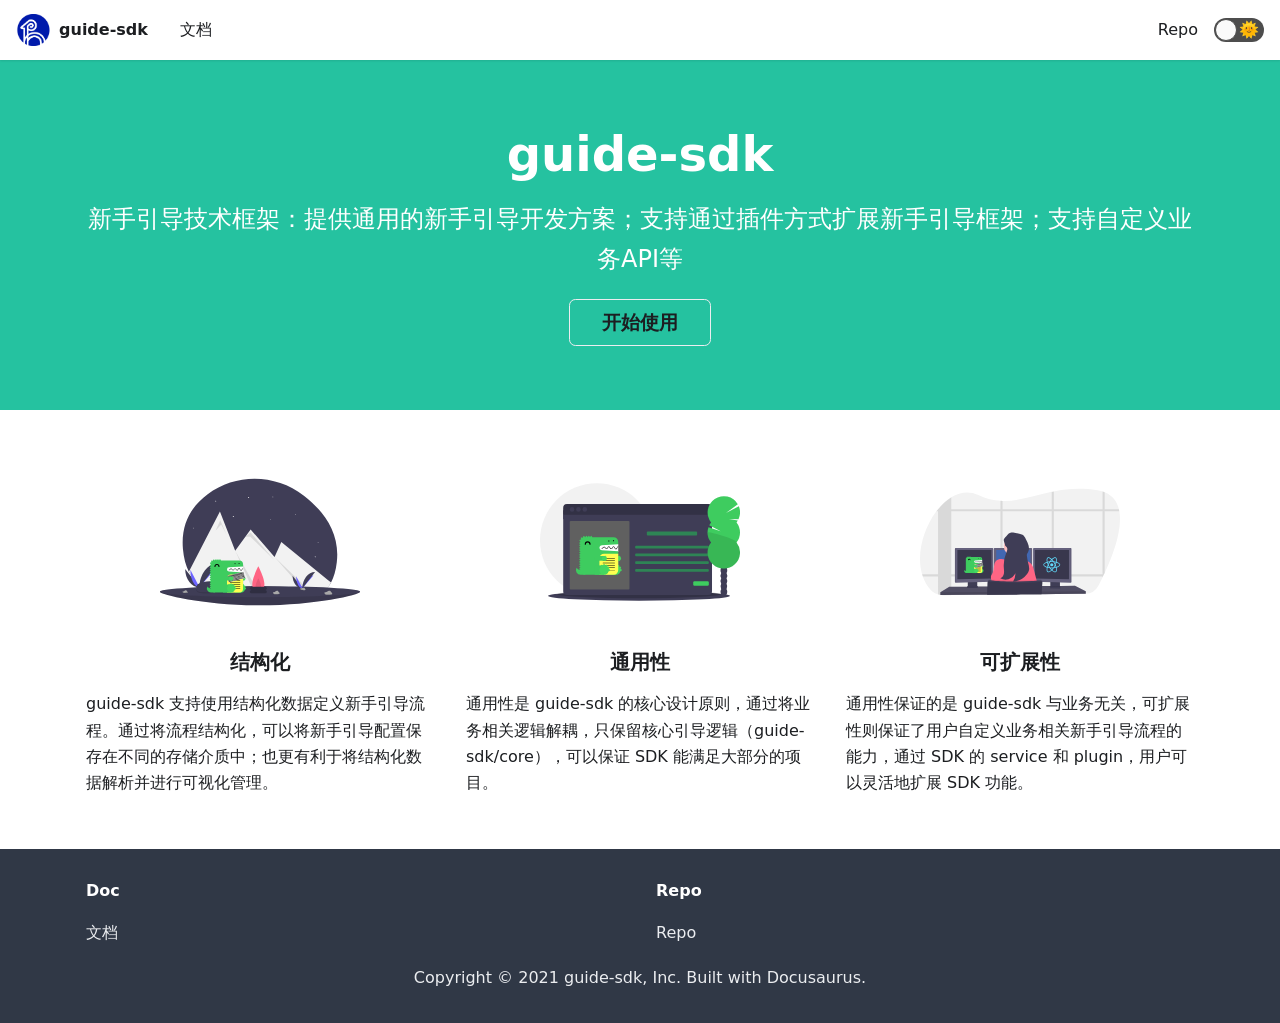
<file: index.html>
<!doctype html>
<html lang="en" dir="ltr">
<head>
<meta charset="UTF-8">
<meta name="viewport" content="width=device-width,initial-scale=1">
<meta name="generator" content="Docusaurus v2.0.0-beta.0">
<link rel="alternate" type="application/rss+xml" href="/blog/rss.xml" title="guide-sdk Blog RSS Feed">
<link rel="alternate" type="application/atom+xml" href="/blog/atom.xml" title="guide-sdk Blog Atom Feed"><title data-react-helmet="true">Hello from guide-sdk | guide-sdk</title><meta data-react-helmet="true" property="og:title" content="Hello from guide-sdk | guide-sdk"><meta data-react-helmet="true" name="description" content="Description will go into a meta tag in &lt;head /&gt;"><meta data-react-helmet="true" property="og:description" content="Description will go into a meta tag in &lt;head /&gt;"><meta data-react-helmet="true" property="og:url" content="https://your-docusaurus-test-site.com/"><meta data-react-helmet="true" name="docusaurus_locale" content="en"><meta data-react-helmet="true" name="docusaurus_tag" content="default"><link data-react-helmet="true" rel="shortcut icon" href="/img/favicon.ico"><link data-react-helmet="true" rel="canonical" href="https://your-docusaurus-test-site.com/"><link data-react-helmet="true" rel="alternate" href="https://your-docusaurus-test-site.com/" hreflang="en"><link data-react-helmet="true" rel="alternate" href="https://your-docusaurus-test-site.com/" hreflang="x-default"><script data-react-helmet="true">function maybeInsertBanner(){window.__DOCUSAURUS_INSERT_BASEURL_BANNER&&insertBanner()}function insertBanner(){var n=document.getElementById("docusaurus-base-url-issue-banner-container");if(n){n.innerHTML='\n<div id="docusaurus-base-url-issue-banner" style="border: thick solid red; background-color: rgb(255, 230, 179); margin: 20px; padding: 20px; font-size: 20px;">\n   <p style="font-weight: bold; font-size: 30px;">Your Docusaurus site did not load properly.</p>\n   <p>A very common reason is a wrong site <a href="https://docusaurus.io/docs/docusaurus.config.js/#baseurl" style="font-weight: bold;">baseUrl configuration</a>.</p>\n   <p>Current configured baseUrl = <span style="font-weight: bold; color: red;">/</span>  (default value)</p>\n   <p>We suggest trying baseUrl = <span id="docusaurus-base-url-issue-banner-suggestion-container" style="font-weight: bold; color: green;"></span></p>\n</div>\n';var e=document.getElementById("docusaurus-base-url-issue-banner-suggestion-container"),s=window.location.pathname,r="/"===s.substr(-1)?s:s+"/";e.innerHTML=r}}window.__DOCUSAURUS_INSERT_BASEURL_BANNER=!0,document.addEventListener("DOMContentLoaded",maybeInsertBanner)</script><link rel="stylesheet" href="/assets/css/styles.8f49b137.css">
<link rel="preload" href="/assets/js/runtime~main.ec0b7e6f.js" as="script">
<link rel="preload" href="/assets/js/main.5831ce76.js" as="script">
</head>
<body>
<script>!function(){function t(t){document.documentElement.setAttribute("data-theme",t)}var e=function(){var t=null;try{t=localStorage.getItem("theme")}catch(t){}return t}();t(null!==e?e:"light")}()</script><div id="__docusaurus">
<div id="docusaurus-base-url-issue-banner-container"></div><div><a href="#main" class="skipToContent_2vEk">Skip to main content</a></div><nav class="navbar navbar--fixed-top"><div class="navbar__inner"><div class="navbar__items"><button aria-label="Navigation bar toggle" class="navbar__toggle" type="button" tabindex="0"><svg aria-label="Menu" width="30" height="30" viewBox="0 0 30 30" role="img" focusable="false"><title>Menu</title><path stroke="currentColor" stroke-linecap="round" stroke-miterlimit="10" stroke-width="2" d="M4 7h22M4 15h22M4 23h22"></path></svg></button><a class="navbar__brand" href="/"><img src="/img/logo.png" alt="ys" class="themedImage_2dpp themedImage--light_2yWi navbar__logo"><img src="/img/logo.png" alt="ys" class="themedImage_2dpp themedImage--dark_2O_X navbar__logo"><strong class="navbar__title">guide-sdk</strong></a><a class="navbar__item navbar__link" href="/docs/home">文档</a></div><div class="navbar__items navbar__items--right"><a href="https://github.com/yskj-fe/doc-platform" target="_blank" rel="noopener noreferrer" class="navbar__item navbar__link">Repo</a><div class="react-toggle displayOnlyInLargeViewport_2YK8 react-toggle--disabled" role="button" tabindex="-1"><div class="react-toggle-track"><div class="react-toggle-track-check"><span class="toggle_2wcW">🌜</span></div><div class="react-toggle-track-x"><span class="toggle_2wcW">🌞</span></div></div><div class="react-toggle-thumb"></div><input type="checkbox" class="react-toggle-screenreader-only" aria-label="Switch between dark and light mode"></div></div></div><div role="presentation" class="navbar-sidebar__backdrop"></div><div class="navbar-sidebar"><div class="navbar-sidebar__brand"><a class="navbar__brand" href="/"><img src="/img/logo.png" alt="ys" class="themedImage_2dpp themedImage--light_2yWi navbar__logo"><img src="/img/logo.png" alt="ys" class="themedImage_2dpp themedImage--dark_2O_X navbar__logo"><strong class="navbar__title">guide-sdk</strong></a></div><div class="navbar-sidebar__items"><div class="menu"><ul class="menu__list"><li class="menu__list-item"><a class="menu__link" href="/docs/home">文档</a></li><li class="menu__list-item"><a href="https://github.com/yskj-fe/doc-platform" target="_blank" rel="noopener noreferrer" class="menu__link">Repo</a></li></ul></div></div></div></nav><div class="main-wrapper"><header class="hero hero--primary heroBanner_3P7f"><div class="container"><h1 class="hero__title">guide-sdk</h1><p class="hero__subtitle">新手引导技术框架：提供通用的新手引导开发方案；支持通过插件方式扩展新手引导框架；支持自定义业务API等</p><div class="buttons_1r9m"><a class="button button--outline button--secondary button--lg" href="/docs/home">开始使用</a></div></div></header><main><section class="features_3azU"><div class="container"><div class="row"><div class="col col--4"><div class="text--center"><img class="featureImage_ZtzX" src="/img/undraw_docusaurus_mountain.svg" alt="结构化"></div><h3 style="text-align:center">结构化</h3><p>guide-sdk 支持使用结构化数据定义新手引导流程。通过将流程结构化，可以将新手引导配置保存在不同的存储介质中；也更有利于将结构化数据解析并进行可视化管理。</p></div><div class="col col--4"><div class="text--center"><img class="featureImage_ZtzX" src="/img/undraw_docusaurus_tree.svg" alt="通用性"></div><h3 style="text-align:center">通用性</h3><p>通用性是 guide-sdk 的核心设计原则，通过将业务相关逻辑解耦，只保留核心引导逻辑（guide-sdk/core），可以保证 SDK 能满足大部分的项目。</p></div><div class="col col--4"><div class="text--center"><img class="featureImage_ZtzX" src="/img/undraw_docusaurus_react.svg" alt="可扩展性"></div><h3 style="text-align:center">可扩展性</h3><p>通用性保证的是 guide-sdk 与业务无关，可扩展性则保证了用户自定义业务相关新手引导流程的能力，通过 SDK 的 service 和 plugin，用户可以灵活地扩展 SDK 功能。</p></div></div></div></section></main></div><footer class="footer footer--dark"><div class="container"><div class="row footer__links"><div class="col footer__col"><h4 class="footer__title">Doc</h4><ul class="footer__items"><li class="footer__item"><a class="footer__link-item" activebasepath="docs" href="/docs/home">文档</a></li></ul></div><div class="col footer__col"><h4 class="footer__title">Repo</h4><ul class="footer__items"><li class="footer__item"><a href="https://github.com/yskj-fe/doc-platform" target="_blank" rel="noopener noreferrer" class="footer__link-item">Repo</a></li></ul></div></div><div class="footer__bottom text--center"><div class="footer__copyright">Copyright © 2021 guide-sdk, Inc. Built with Docusaurus.</div></div></div></footer></div>
<script src="/assets/js/runtime~main.ec0b7e6f.js"></script>
<script src="/assets/js/main.5831ce76.js"></script>
</body>
</html>
</file>
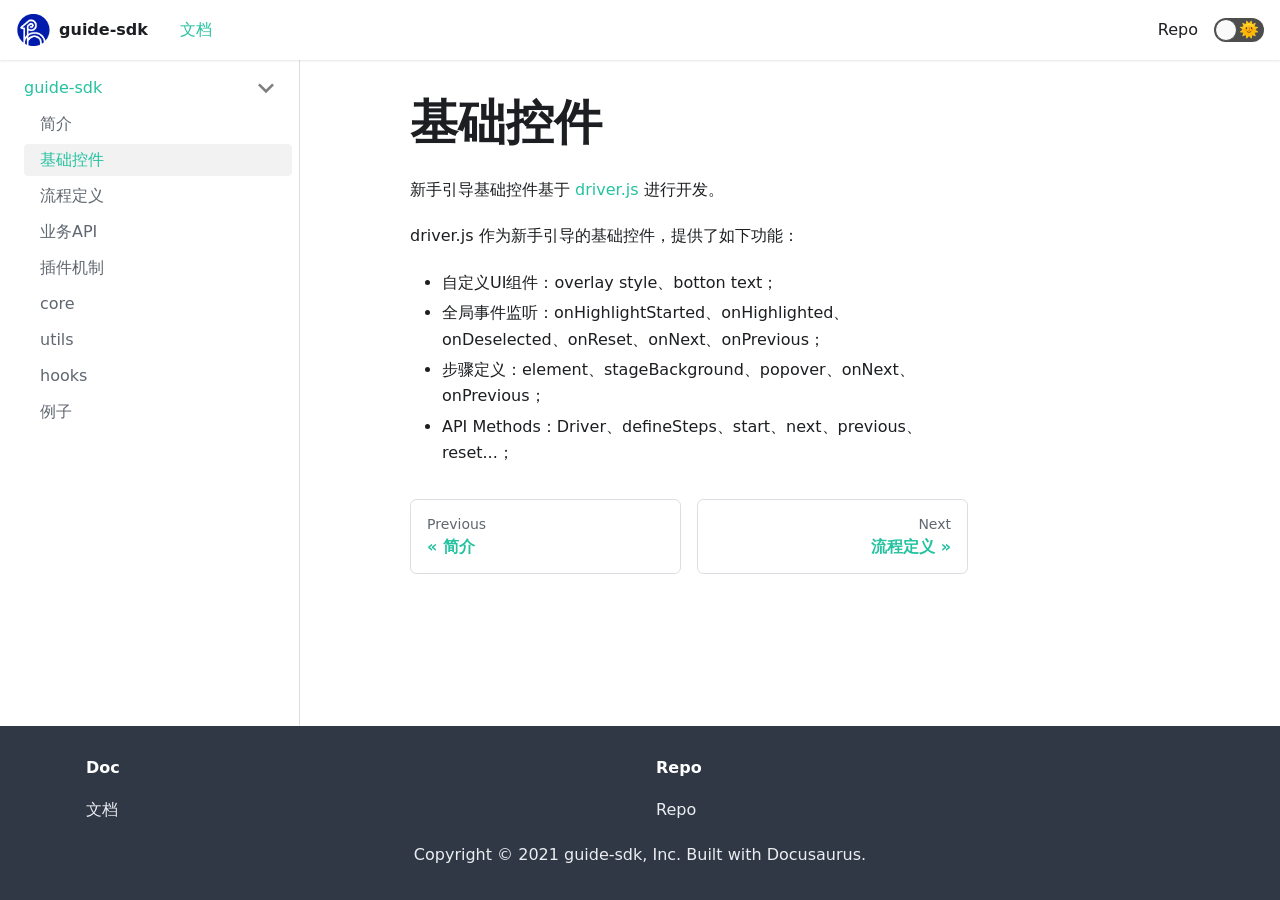
<file: docs/base/index.html>
<!doctype html>
<html lang="en" dir="ltr">
<head>
<meta charset="UTF-8">
<meta name="viewport" content="width=device-width,initial-scale=1">
<meta name="generator" content="Docusaurus v2.0.0-beta.0">
<link rel="alternate" type="application/rss+xml" href="/blog/rss.xml" title="guide-sdk Blog RSS Feed">
<link rel="alternate" type="application/atom+xml" href="/blog/atom.xml" title="guide-sdk Blog Atom Feed"><title data-react-helmet="true">基础控件 | guide-sdk</title><meta data-react-helmet="true" property="og:url" content="https://your-docusaurus-test-site.com/docs/base"><meta data-react-helmet="true" name="docusaurus_locale" content="en"><meta data-react-helmet="true" name="docusaurus_version" content="current"><meta data-react-helmet="true" name="docusaurus_tag" content="docs-default-current"><meta data-react-helmet="true" property="og:title" content="基础控件 | guide-sdk"><meta data-react-helmet="true" name="description" content="新手引导基础控件基于 driver.js 进行开发。"><meta data-react-helmet="true" property="og:description" content="新手引导基础控件基于 driver.js 进行开发。"><link data-react-helmet="true" rel="shortcut icon" href="/img/favicon.ico"><link data-react-helmet="true" rel="canonical" href="https://your-docusaurus-test-site.com/docs/base"><link data-react-helmet="true" rel="alternate" href="https://your-docusaurus-test-site.com/docs/base" hreflang="en"><link data-react-helmet="true" rel="alternate" href="https://your-docusaurus-test-site.com/docs/base" hreflang="x-default"><link rel="stylesheet" href="/assets/css/styles.8f49b137.css">
<link rel="preload" href="/assets/js/runtime~main.ec0b7e6f.js" as="script">
<link rel="preload" href="/assets/js/main.5831ce76.js" as="script">
</head>
<body>
<script>!function(){function t(t){document.documentElement.setAttribute("data-theme",t)}var e=function(){var t=null;try{t=localStorage.getItem("theme")}catch(t){}return t}();t(null!==e?e:"light")}()</script><div id="__docusaurus">
<div><a href="#main" class="skipToContent_2vEk">Skip to main content</a></div><nav class="navbar navbar--fixed-top"><div class="navbar__inner"><div class="navbar__items"><button aria-label="Navigation bar toggle" class="navbar__toggle" type="button" tabindex="0"><svg aria-label="Menu" width="30" height="30" viewBox="0 0 30 30" role="img" focusable="false"><title>Menu</title><path stroke="currentColor" stroke-linecap="round" stroke-miterlimit="10" stroke-width="2" d="M4 7h22M4 15h22M4 23h22"></path></svg></button><a class="navbar__brand" href="/"><img src="/img/logo.png" alt="ys" class="themedImage_2dpp themedImage--light_2yWi navbar__logo"><img src="/img/logo.png" alt="ys" class="themedImage_2dpp themedImage--dark_2O_X navbar__logo"><strong class="navbar__title">guide-sdk</strong></a><a aria-current="page" class="navbar__item navbar__link navbar__link--active" href="/docs/home">文档</a></div><div class="navbar__items navbar__items--right"><a href="https://github.com/yskj-fe/doc-platform" target="_blank" rel="noopener noreferrer" class="navbar__item navbar__link">Repo</a><div class="react-toggle displayOnlyInLargeViewport_2YK8 react-toggle--disabled" role="button" tabindex="-1"><div class="react-toggle-track"><div class="react-toggle-track-check"><span class="toggle_2wcW">🌜</span></div><div class="react-toggle-track-x"><span class="toggle_2wcW">🌞</span></div></div><div class="react-toggle-thumb"></div><input type="checkbox" class="react-toggle-screenreader-only" aria-label="Switch between dark and light mode"></div></div></div><div role="presentation" class="navbar-sidebar__backdrop"></div><div class="navbar-sidebar"><div class="navbar-sidebar__brand"><a class="navbar__brand" href="/"><img src="/img/logo.png" alt="ys" class="themedImage_2dpp themedImage--light_2yWi navbar__logo"><img src="/img/logo.png" alt="ys" class="themedImage_2dpp themedImage--dark_2O_X navbar__logo"><strong class="navbar__title">guide-sdk</strong></a></div><div class="navbar-sidebar__items"><div class="menu"><ul class="menu__list"><li class="menu__list-item"><a aria-current="page" class="menu__link navbar__link--active" href="/docs/home">文档</a></li><li class="menu__list-item"><a href="https://github.com/yskj-fe/doc-platform" target="_blank" rel="noopener noreferrer" class="menu__link">Repo</a></li></ul></div></div></div></nav><div class="main-wrapper docs-wrapper doc-page"><div class="docPage_2hm3"><div class="docSidebarContainer_mF8j" role="complementary"><div class="sidebar_AUih"><div class="menu menu--responsive thin-scrollbar menu_16eN"><button aria-label="Open menu" aria-haspopup="true" class="button button--secondary button--sm menu__button" type="button"><svg aria-label="Menu" class="sidebarMenuIcon_1r51" width="24" height="24" viewBox="0 0 30 30" role="img" focusable="false"><title>Menu</title><path stroke="currentColor" stroke-linecap="round" stroke-miterlimit="10" stroke-width="2" d="M4 7h22M4 15h22M4 23h22"></path></svg></button><ul class="menu__list"><li class="menu__list-item"><a class="menu__link menu__link--sublist menu__link--active" href="#!">guide-sdk</a><ul class="menu__list"><li class="menu__list-item"><a class="menu__link" tabindex="0" href="/docs/home">简介</a></li><li class="menu__list-item"><a aria-current="page" class="menu__link menu__link--active active" tabindex="0" href="/docs/base">基础控件</a></li><li class="menu__list-item"><a class="menu__link" tabindex="0" href="/docs/guide">流程定义</a></li><li class="menu__list-item"><a class="menu__link" tabindex="0" href="/docs/services">业务API</a></li><li class="menu__list-item"><a class="menu__link" tabindex="0" href="/docs/plugins">插件机制</a></li><li class="menu__list-item"><a class="menu__link" tabindex="0" href="/docs/core">core</a></li><li class="menu__list-item"><a class="menu__link" tabindex="0" href="/docs/utils">utils</a></li><li class="menu__list-item"><a class="menu__link" tabindex="0" href="/docs/hooks">hooks</a></li><li class="menu__list-item"><a class="menu__link" tabindex="0" href="/docs/examples">例子</a></li></ul></li></ul></div></div></div><main class="docMainContainer_luF8"><div class="container padding-vert--lg docItemWrapper_12Bq"><div class="row"><div class="col docItemCol_1cpl"><div class="docItemContainer_1YW1"><article><header><h1 class="docTitle_eZEF">基础控件</h1></header><div class="markdown"><p>新手引导基础控件基于 <a href="https://kamranahmed.info/driver.js/" target="_blank" rel="noopener noreferrer">driver.js</a> 进行开发。</p><p>driver.js 作为新手引导的基础控件，提供了如下功能：</p><ul><li>自定义UI组件：overlay style、botton text；</li><li>全局事件监听：onHighlightStarted、onHighlighted、onDeselected、onReset、onNext、onPrevious；</li><li>步骤定义：element、stageBackground、popover、onNext、onPrevious；</li><li>API Methods：Driver、defineSteps、start、next、previous、reset...；</li></ul></div></article><div class="margin-vert--lg"><nav class="pagination-nav" aria-label="Docs pages navigation"><div class="pagination-nav__item"><a class="pagination-nav__link" href="/docs/home"><div class="pagination-nav__sublabel">Previous</div><div class="pagination-nav__label">« 简介</div></a></div><div class="pagination-nav__item pagination-nav__item--next"><a class="pagination-nav__link" href="/docs/guide"><div class="pagination-nav__sublabel">Next</div><div class="pagination-nav__label">流程定义 »</div></a></div></nav></div></div></div><div class="col col--3"><div class="tableOfContents_2Tf- thin-scrollbar"></div></div></div></div></main></div></div><footer class="footer footer--dark"><div class="container"><div class="row footer__links"><div class="col footer__col"><h4 class="footer__title">Doc</h4><ul class="footer__items"><li class="footer__item"><a class="footer__link-item" activebasepath="docs" href="/docs/home">文档</a></li></ul></div><div class="col footer__col"><h4 class="footer__title">Repo</h4><ul class="footer__items"><li class="footer__item"><a href="https://github.com/yskj-fe/doc-platform" target="_blank" rel="noopener noreferrer" class="footer__link-item">Repo</a></li></ul></div></div><div class="footer__bottom text--center"><div class="footer__copyright">Copyright © 2021 guide-sdk, Inc. Built with Docusaurus.</div></div></div></footer></div>
<script src="/assets/js/runtime~main.ec0b7e6f.js"></script>
<script src="/assets/js/main.5831ce76.js"></script>
</body>
</html>
</file>
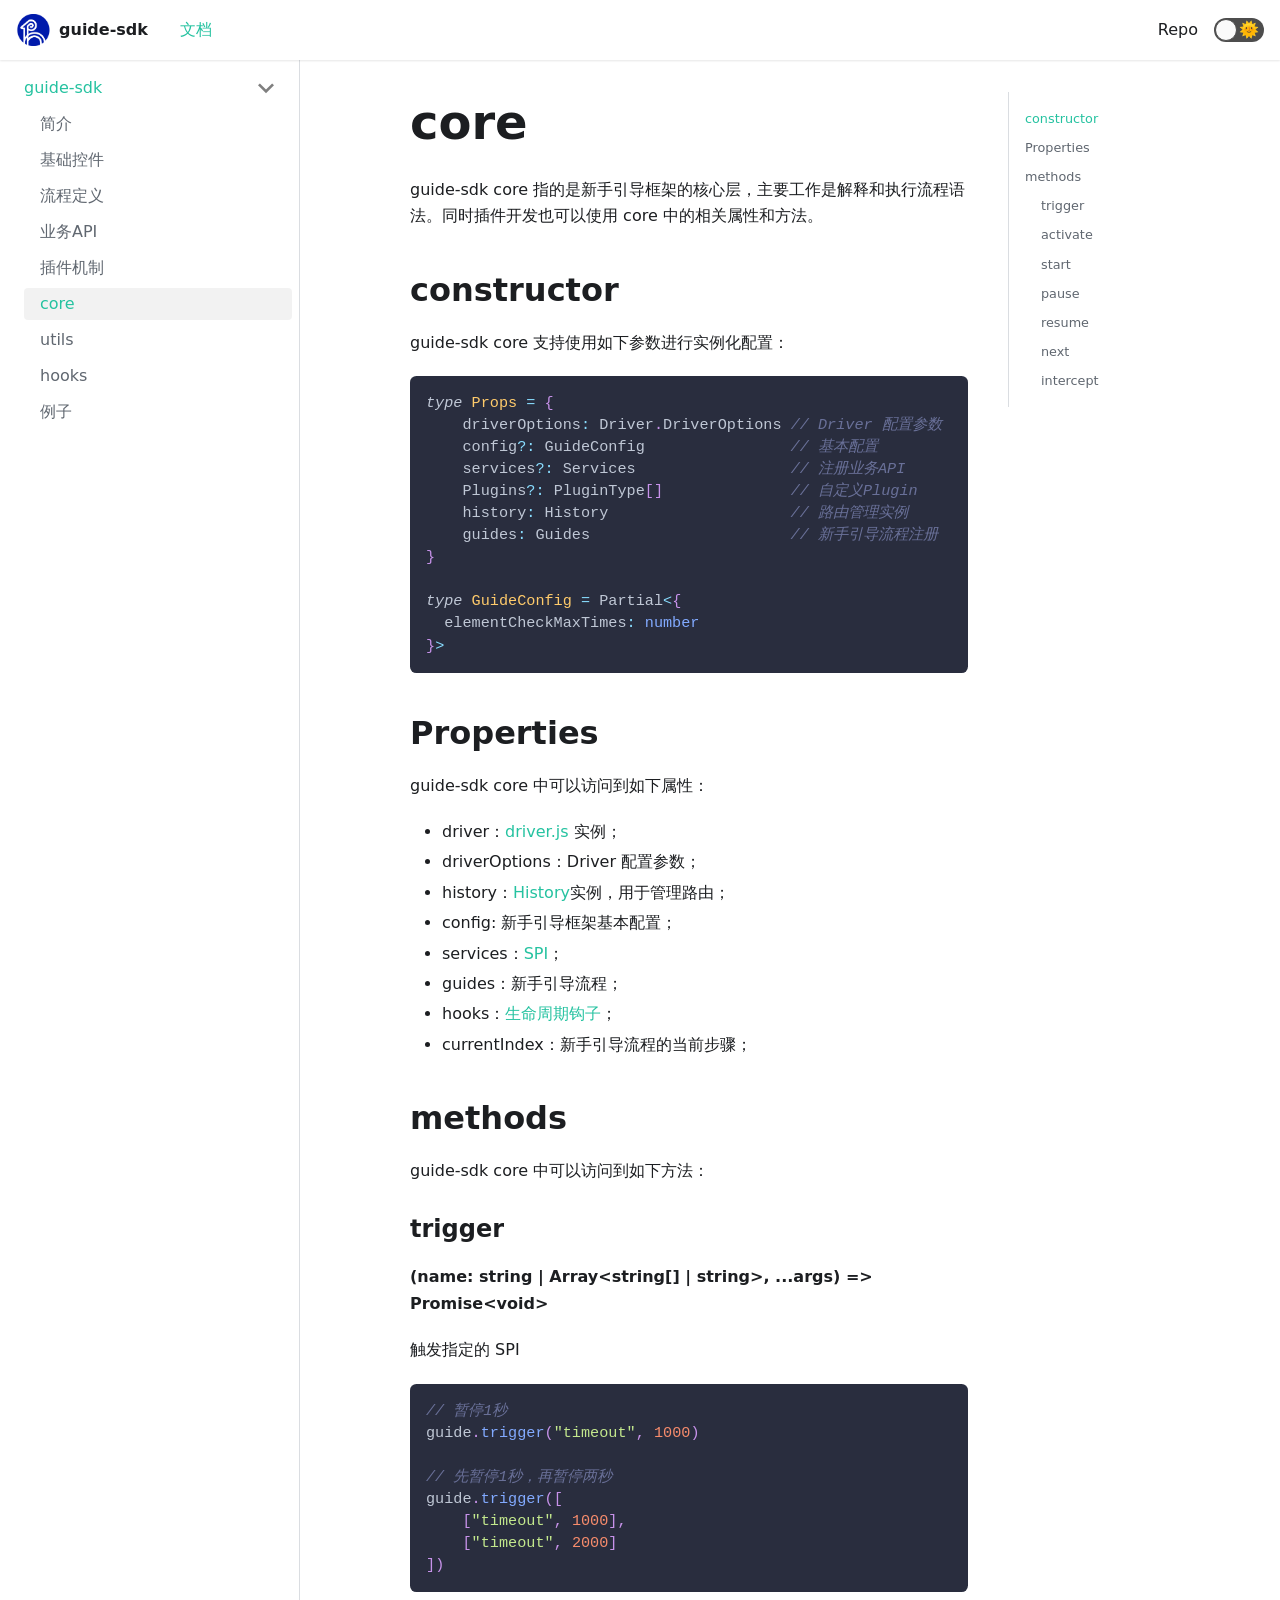
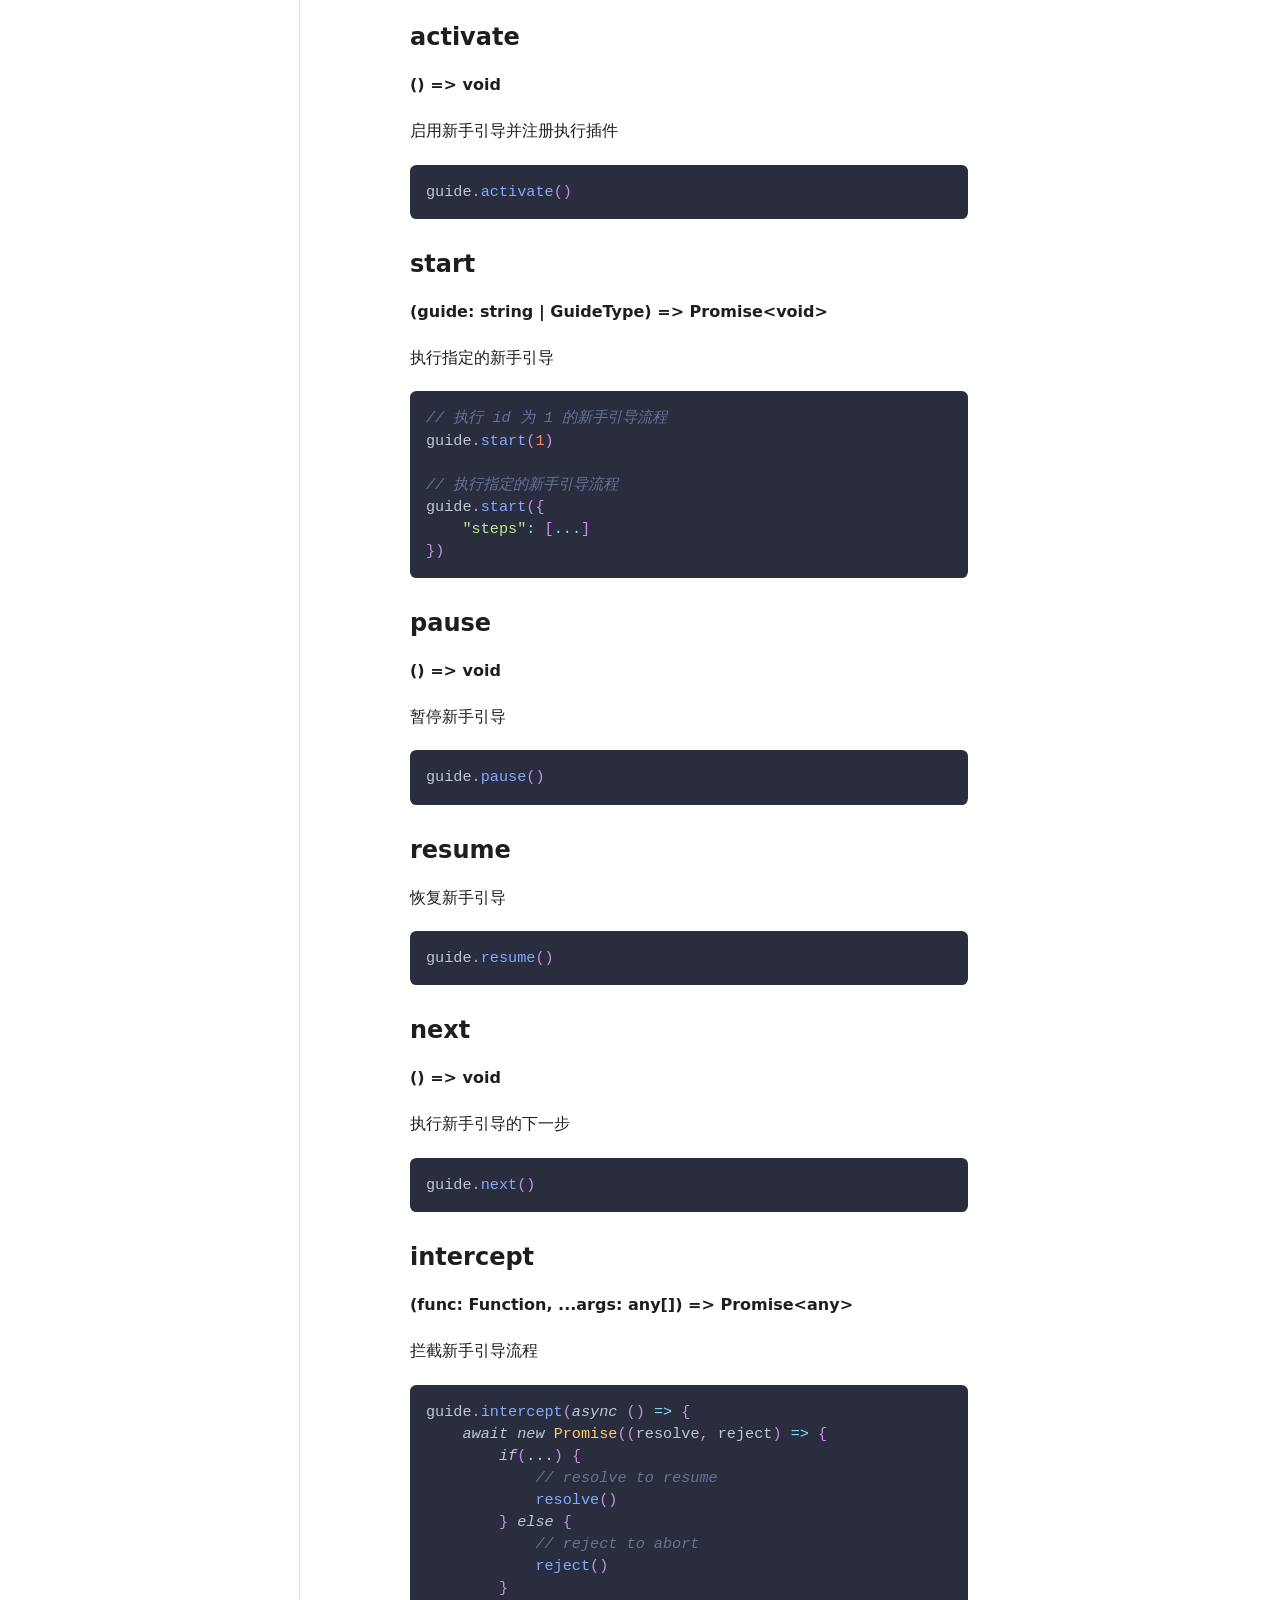
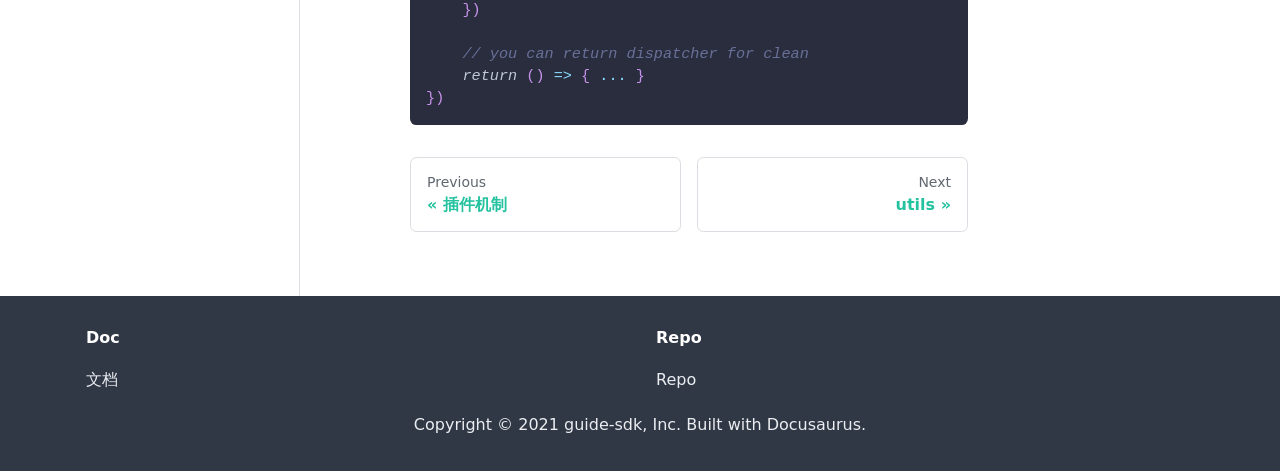
<file: docs/core/index.html>
<!doctype html>
<html lang="en" dir="ltr">
<head>
<meta charset="UTF-8">
<meta name="viewport" content="width=device-width,initial-scale=1">
<meta name="generator" content="Docusaurus v2.0.0-beta.0">
<link rel="alternate" type="application/rss+xml" href="/blog/rss.xml" title="guide-sdk Blog RSS Feed">
<link rel="alternate" type="application/atom+xml" href="/blog/atom.xml" title="guide-sdk Blog Atom Feed"><title data-react-helmet="true">core | guide-sdk</title><meta data-react-helmet="true" property="og:url" content="https://your-docusaurus-test-site.com/docs/core"><meta data-react-helmet="true" name="docusaurus_locale" content="en"><meta data-react-helmet="true" name="docusaurus_version" content="current"><meta data-react-helmet="true" name="docusaurus_tag" content="docs-default-current"><meta data-react-helmet="true" property="og:title" content="core | guide-sdk"><meta data-react-helmet="true" name="description" content="guide-sdk core 指的是新手引导框架的核心层，主要工作是解释和执行流程语法。同时插件开发也可以使用 core 中的相关属性和方法。"><meta data-react-helmet="true" property="og:description" content="guide-sdk core 指的是新手引导框架的核心层，主要工作是解释和执行流程语法。同时插件开发也可以使用 core 中的相关属性和方法。"><link data-react-helmet="true" rel="shortcut icon" href="/img/favicon.ico"><link data-react-helmet="true" rel="canonical" href="https://your-docusaurus-test-site.com/docs/core"><link data-react-helmet="true" rel="alternate" href="https://your-docusaurus-test-site.com/docs/core" hreflang="en"><link data-react-helmet="true" rel="alternate" href="https://your-docusaurus-test-site.com/docs/core" hreflang="x-default"><link rel="stylesheet" href="/assets/css/styles.8f49b137.css">
<link rel="preload" href="/assets/js/runtime~main.ec0b7e6f.js" as="script">
<link rel="preload" href="/assets/js/main.5831ce76.js" as="script">
</head>
<body>
<script>!function(){function t(t){document.documentElement.setAttribute("data-theme",t)}var e=function(){var t=null;try{t=localStorage.getItem("theme")}catch(t){}return t}();t(null!==e?e:"light")}()</script><div id="__docusaurus">
<div><a href="#main" class="skipToContent_2vEk">Skip to main content</a></div><nav class="navbar navbar--fixed-top"><div class="navbar__inner"><div class="navbar__items"><button aria-label="Navigation bar toggle" class="navbar__toggle" type="button" tabindex="0"><svg aria-label="Menu" width="30" height="30" viewBox="0 0 30 30" role="img" focusable="false"><title>Menu</title><path stroke="currentColor" stroke-linecap="round" stroke-miterlimit="10" stroke-width="2" d="M4 7h22M4 15h22M4 23h22"></path></svg></button><a class="navbar__brand" href="/"><img src="/img/logo.png" alt="ys" class="themedImage_2dpp themedImage--light_2yWi navbar__logo"><img src="/img/logo.png" alt="ys" class="themedImage_2dpp themedImage--dark_2O_X navbar__logo"><strong class="navbar__title">guide-sdk</strong></a><a aria-current="page" class="navbar__item navbar__link navbar__link--active" href="/docs/home">文档</a></div><div class="navbar__items navbar__items--right"><a href="https://github.com/yskj-fe/doc-platform" target="_blank" rel="noopener noreferrer" class="navbar__item navbar__link">Repo</a><div class="react-toggle displayOnlyInLargeViewport_2YK8 react-toggle--disabled" role="button" tabindex="-1"><div class="react-toggle-track"><div class="react-toggle-track-check"><span class="toggle_2wcW">🌜</span></div><div class="react-toggle-track-x"><span class="toggle_2wcW">🌞</span></div></div><div class="react-toggle-thumb"></div><input type="checkbox" class="react-toggle-screenreader-only" aria-label="Switch between dark and light mode"></div></div></div><div role="presentation" class="navbar-sidebar__backdrop"></div><div class="navbar-sidebar"><div class="navbar-sidebar__brand"><a class="navbar__brand" href="/"><img src="/img/logo.png" alt="ys" class="themedImage_2dpp themedImage--light_2yWi navbar__logo"><img src="/img/logo.png" alt="ys" class="themedImage_2dpp themedImage--dark_2O_X navbar__logo"><strong class="navbar__title">guide-sdk</strong></a></div><div class="navbar-sidebar__items"><div class="menu"><ul class="menu__list"><li class="menu__list-item"><a aria-current="page" class="menu__link navbar__link--active" href="/docs/home">文档</a></li><li class="menu__list-item"><a href="https://github.com/yskj-fe/doc-platform" target="_blank" rel="noopener noreferrer" class="menu__link">Repo</a></li></ul></div></div></div></nav><div class="main-wrapper docs-wrapper doc-page"><div class="docPage_2hm3"><div class="docSidebarContainer_mF8j" role="complementary"><div class="sidebar_AUih"><div class="menu menu--responsive thin-scrollbar menu_16eN"><button aria-label="Open menu" aria-haspopup="true" class="button button--secondary button--sm menu__button" type="button"><svg aria-label="Menu" class="sidebarMenuIcon_1r51" width="24" height="24" viewBox="0 0 30 30" role="img" focusable="false"><title>Menu</title><path stroke="currentColor" stroke-linecap="round" stroke-miterlimit="10" stroke-width="2" d="M4 7h22M4 15h22M4 23h22"></path></svg></button><ul class="menu__list"><li class="menu__list-item"><a class="menu__link menu__link--sublist menu__link--active" href="#!">guide-sdk</a><ul class="menu__list"><li class="menu__list-item"><a class="menu__link" tabindex="0" href="/docs/home">简介</a></li><li class="menu__list-item"><a class="menu__link" tabindex="0" href="/docs/base">基础控件</a></li><li class="menu__list-item"><a class="menu__link" tabindex="0" href="/docs/guide">流程定义</a></li><li class="menu__list-item"><a class="menu__link" tabindex="0" href="/docs/services">业务API</a></li><li class="menu__list-item"><a class="menu__link" tabindex="0" href="/docs/plugins">插件机制</a></li><li class="menu__list-item"><a aria-current="page" class="menu__link menu__link--active active" tabindex="0" href="/docs/core">core</a></li><li class="menu__list-item"><a class="menu__link" tabindex="0" href="/docs/utils">utils</a></li><li class="menu__list-item"><a class="menu__link" tabindex="0" href="/docs/hooks">hooks</a></li><li class="menu__list-item"><a class="menu__link" tabindex="0" href="/docs/examples">例子</a></li></ul></li></ul></div></div></div><main class="docMainContainer_luF8"><div class="container padding-vert--lg docItemWrapper_12Bq"><div class="row"><div class="col docItemCol_1cpl"><div class="docItemContainer_1YW1"><article><header><h1 class="docTitle_eZEF">core</h1></header><div class="markdown"><p>guide-sdk core 指的是新手引导框架的核心层，主要工作是解释和执行流程语法。同时插件开发也可以使用 core 中的相关属性和方法。</p><h2><a aria-hidden="true" tabindex="-1" class="anchor enhancedAnchor_b0Ka" id="constructor"></a>constructor<a class="hash-link" href="#constructor" title="Direct link to heading">#</a></h2><p>guide-sdk core 支持使用如下参数进行实例化配置：</p><div class="codeBlockContainer_2jEK"><div class="codeBlockContent_115_ tsx"><div tabindex="0" class="prism-code language-tsx codeBlock_1XLE thin-scrollbar"><div class="codeBlockLines_2ir3" style="color:#bfc7d5;background-color:#292d3e"><div class="token-line" style="color:#bfc7d5"><span class="token keyword" style="font-style:italic">type</span><span class="token plain"> </span><span class="token class-name maybe-class-name" style="color:rgb(255, 203, 107)">Props</span><span class="token plain"> </span><span class="token operator" style="color:rgb(137, 221, 255)">=</span><span class="token plain"> </span><span class="token punctuation" style="color:rgb(199, 146, 234)">{</span><span class="token plain"></span></div><div class="token-line" style="color:#bfc7d5"><span class="token plain">    driverOptions</span><span class="token operator" style="color:rgb(137, 221, 255)">:</span><span class="token plain"> </span><span class="token maybe-class-name">Driver</span><span class="token punctuation" style="color:rgb(199, 146, 234)">.</span><span class="token maybe-class-name">DriverOptions</span><span class="token plain"> </span><span class="token comment" style="color:rgb(105, 112, 152);font-style:italic">// Driver 配置参数</span><span class="token plain"></span></div><div class="token-line" style="color:#bfc7d5"><span class="token plain">    config</span><span class="token operator" style="color:rgb(137, 221, 255)">?</span><span class="token operator" style="color:rgb(137, 221, 255)">:</span><span class="token plain"> </span><span class="token maybe-class-name">GuideConfig</span><span class="token plain">                </span><span class="token comment" style="color:rgb(105, 112, 152);font-style:italic">// 基本配置</span><span class="token plain"></span></div><div class="token-line" style="color:#bfc7d5"><span class="token plain">    services</span><span class="token operator" style="color:rgb(137, 221, 255)">?</span><span class="token operator" style="color:rgb(137, 221, 255)">:</span><span class="token plain"> </span><span class="token maybe-class-name">Services</span><span class="token plain">                 </span><span class="token comment" style="color:rgb(105, 112, 152);font-style:italic">// 注册业务API</span><span class="token plain"></span></div><div class="token-line" style="color:#bfc7d5"><span class="token plain">    </span><span class="token maybe-class-name">Plugins</span><span class="token operator" style="color:rgb(137, 221, 255)">?</span><span class="token operator" style="color:rgb(137, 221, 255)">:</span><span class="token plain"> </span><span class="token maybe-class-name">PluginType</span><span class="token punctuation" style="color:rgb(199, 146, 234)">[</span><span class="token punctuation" style="color:rgb(199, 146, 234)">]</span><span class="token plain">              </span><span class="token comment" style="color:rgb(105, 112, 152);font-style:italic">// 自定义Plugin</span><span class="token plain"></span></div><div class="token-line" style="color:#bfc7d5"><span class="token plain">    history</span><span class="token operator" style="color:rgb(137, 221, 255)">:</span><span class="token plain"> </span><span class="token maybe-class-name">History</span><span class="token plain">                    </span><span class="token comment" style="color:rgb(105, 112, 152);font-style:italic">// 路由管理实例</span><span class="token plain"></span></div><div class="token-line" style="color:#bfc7d5"><span class="token plain">    guides</span><span class="token operator" style="color:rgb(137, 221, 255)">:</span><span class="token plain"> </span><span class="token maybe-class-name">Guides</span><span class="token plain">                      </span><span class="token comment" style="color:rgb(105, 112, 152);font-style:italic">// 新手引导流程注册</span><span class="token plain"></span></div><div class="token-line" style="color:#bfc7d5"><span class="token plain"></span><span class="token punctuation" style="color:rgb(199, 146, 234)">}</span><span class="token plain"></span></div><div class="token-line" style="color:#bfc7d5"><span class="token plain" style="display:inline-block">
</span></div><div class="token-line" style="color:#bfc7d5"><span class="token plain"></span><span class="token keyword" style="font-style:italic">type</span><span class="token plain"> </span><span class="token class-name maybe-class-name" style="color:rgb(255, 203, 107)">GuideConfig</span><span class="token plain"> </span><span class="token operator" style="color:rgb(137, 221, 255)">=</span><span class="token plain"> </span><span class="token maybe-class-name">Partial</span><span class="token operator" style="color:rgb(137, 221, 255)">&lt;</span><span class="token punctuation" style="color:rgb(199, 146, 234)">{</span><span class="token plain"></span></div><div class="token-line" style="color:#bfc7d5"><span class="token plain">  elementCheckMaxTimes</span><span class="token operator" style="color:rgb(137, 221, 255)">:</span><span class="token plain"> </span><span class="token builtin" style="color:rgb(130, 170, 255)">number</span><span class="token plain"></span></div><div class="token-line" style="color:#bfc7d5"><span class="token plain"></span><span class="token punctuation" style="color:rgb(199, 146, 234)">}</span><span class="token operator" style="color:rgb(137, 221, 255)">&gt;</span></div></div></div><button type="button" aria-label="Copy code to clipboard" class="copyButton_3nrq">Copy</button></div></div><h2><a aria-hidden="true" tabindex="-1" class="anchor enhancedAnchor_b0Ka" id="properties"></a>Properties<a class="hash-link" href="#properties" title="Direct link to heading">#</a></h2><p>guide-sdk core 中可以访问到如下属性：</p><ul><li>driver：<a href="https://kamranahmed.info/driver.js/" target="_blank" rel="noopener noreferrer">driver.js</a> 实例；</li><li>driverOptions：Driver 配置参数；</li><li>history：<a href="https://www.npmjs.com/package/history" target="_blank" rel="noopener noreferrer">History</a>实例，用于管理路由；</li><li>config: 新手引导框架基本配置；</li><li>services：<a href="/docs/services">SPI</a>；</li><li>guides：新手引导流程；</li><li>hooks：<a href="/docs/hooks">生命周期钩子</a>；</li><li>currentIndex：新手引导流程的当前步骤；</li></ul><h2><a aria-hidden="true" tabindex="-1" class="anchor enhancedAnchor_b0Ka" id="methods"></a>methods<a class="hash-link" href="#methods" title="Direct link to heading">#</a></h2><p>guide-sdk core 中可以访问到如下方法：</p><h3><a aria-hidden="true" tabindex="-1" class="anchor enhancedAnchor_b0Ka" id="trigger"></a>trigger<a class="hash-link" href="#trigger" title="Direct link to heading">#</a></h3><p><strong>(name: string | Array&lt;string[] | string&gt;, ...args) =&gt; Promise&lt;void&gt;</strong></p><p>触发指定的 SPI</p><div class="codeBlockContainer_2jEK"><div class="codeBlockContent_115_ jsx"><div tabindex="0" class="prism-code language-jsx codeBlock_1XLE thin-scrollbar"><div class="codeBlockLines_2ir3" style="color:#bfc7d5;background-color:#292d3e"><div class="token-line" style="color:#bfc7d5"><span class="token comment" style="color:rgb(105, 112, 152);font-style:italic">// 暂停1秒</span><span class="token plain"></span></div><div class="token-line" style="color:#bfc7d5"><span class="token plain">guide</span><span class="token punctuation" style="color:rgb(199, 146, 234)">.</span><span class="token function" style="color:rgb(130, 170, 255)">trigger</span><span class="token punctuation" style="color:rgb(199, 146, 234)">(</span><span class="token string" style="color:rgb(195, 232, 141)">&quot;timeout&quot;</span><span class="token punctuation" style="color:rgb(199, 146, 234)">,</span><span class="token plain"> </span><span class="token number" style="color:rgb(247, 140, 108)">1000</span><span class="token punctuation" style="color:rgb(199, 146, 234)">)</span><span class="token plain"></span></div><div class="token-line" style="color:#bfc7d5"><span class="token plain" style="display:inline-block">
</span></div><div class="token-line" style="color:#bfc7d5"><span class="token plain"></span><span class="token comment" style="color:rgb(105, 112, 152);font-style:italic">// 先暂停1秒，再暂停两秒</span><span class="token plain"></span></div><div class="token-line" style="color:#bfc7d5"><span class="token plain">guide</span><span class="token punctuation" style="color:rgb(199, 146, 234)">.</span><span class="token function" style="color:rgb(130, 170, 255)">trigger</span><span class="token punctuation" style="color:rgb(199, 146, 234)">(</span><span class="token punctuation" style="color:rgb(199, 146, 234)">[</span><span class="token plain"></span></div><div class="token-line" style="color:#bfc7d5"><span class="token plain">    </span><span class="token punctuation" style="color:rgb(199, 146, 234)">[</span><span class="token string" style="color:rgb(195, 232, 141)">&quot;timeout&quot;</span><span class="token punctuation" style="color:rgb(199, 146, 234)">,</span><span class="token plain"> </span><span class="token number" style="color:rgb(247, 140, 108)">1000</span><span class="token punctuation" style="color:rgb(199, 146, 234)">]</span><span class="token punctuation" style="color:rgb(199, 146, 234)">,</span><span class="token plain"></span></div><div class="token-line" style="color:#bfc7d5"><span class="token plain">    </span><span class="token punctuation" style="color:rgb(199, 146, 234)">[</span><span class="token string" style="color:rgb(195, 232, 141)">&quot;timeout&quot;</span><span class="token punctuation" style="color:rgb(199, 146, 234)">,</span><span class="token plain"> </span><span class="token number" style="color:rgb(247, 140, 108)">2000</span><span class="token punctuation" style="color:rgb(199, 146, 234)">]</span><span class="token plain"></span></div><div class="token-line" style="color:#bfc7d5"><span class="token plain"></span><span class="token punctuation" style="color:rgb(199, 146, 234)">]</span><span class="token punctuation" style="color:rgb(199, 146, 234)">)</span></div></div></div><button type="button" aria-label="Copy code to clipboard" class="copyButton_3nrq">Copy</button></div></div><h3><a aria-hidden="true" tabindex="-1" class="anchor enhancedAnchor_b0Ka" id="activate"></a>activate<a class="hash-link" href="#activate" title="Direct link to heading">#</a></h3><p><strong>() =&gt; void</strong></p><p>启用新手引导并注册执行插件</p><div class="codeBlockContainer_2jEK"><div class="codeBlockContent_115_ jsx"><div tabindex="0" class="prism-code language-jsx codeBlock_1XLE thin-scrollbar"><div class="codeBlockLines_2ir3" style="color:#bfc7d5;background-color:#292d3e"><div class="token-line" style="color:#bfc7d5"><span class="token plain">guide</span><span class="token punctuation" style="color:rgb(199, 146, 234)">.</span><span class="token function" style="color:rgb(130, 170, 255)">activate</span><span class="token punctuation" style="color:rgb(199, 146, 234)">(</span><span class="token punctuation" style="color:rgb(199, 146, 234)">)</span></div></div></div><button type="button" aria-label="Copy code to clipboard" class="copyButton_3nrq">Copy</button></div></div><h3><a aria-hidden="true" tabindex="-1" class="anchor enhancedAnchor_b0Ka" id="start"></a>start<a class="hash-link" href="#start" title="Direct link to heading">#</a></h3><p><strong>(guide: string | GuideType) =&gt; Promise&lt;void&gt;</strong></p><p>执行指定的新手引导</p><div class="codeBlockContainer_2jEK"><div class="codeBlockContent_115_ jsx"><div tabindex="0" class="prism-code language-jsx codeBlock_1XLE thin-scrollbar"><div class="codeBlockLines_2ir3" style="color:#bfc7d5;background-color:#292d3e"><div class="token-line" style="color:#bfc7d5"><span class="token comment" style="color:rgb(105, 112, 152);font-style:italic">// 执行 id 为 1 的新手引导流程</span><span class="token plain"></span></div><div class="token-line" style="color:#bfc7d5"><span class="token plain">guide</span><span class="token punctuation" style="color:rgb(199, 146, 234)">.</span><span class="token function" style="color:rgb(130, 170, 255)">start</span><span class="token punctuation" style="color:rgb(199, 146, 234)">(</span><span class="token number" style="color:rgb(247, 140, 108)">1</span><span class="token punctuation" style="color:rgb(199, 146, 234)">)</span><span class="token plain"></span></div><div class="token-line" style="color:#bfc7d5"><span class="token plain" style="display:inline-block">
</span></div><div class="token-line" style="color:#bfc7d5"><span class="token plain"></span><span class="token comment" style="color:rgb(105, 112, 152);font-style:italic">// 执行指定的新手引导流程</span><span class="token plain"></span></div><div class="token-line" style="color:#bfc7d5"><span class="token plain">guide</span><span class="token punctuation" style="color:rgb(199, 146, 234)">.</span><span class="token function" style="color:rgb(130, 170, 255)">start</span><span class="token punctuation" style="color:rgb(199, 146, 234)">(</span><span class="token punctuation" style="color:rgb(199, 146, 234)">{</span><span class="token plain"></span></div><div class="token-line" style="color:#bfc7d5"><span class="token plain">    </span><span class="token string" style="color:rgb(195, 232, 141)">&quot;steps&quot;</span><span class="token operator" style="color:rgb(137, 221, 255)">:</span><span class="token plain"> </span><span class="token punctuation" style="color:rgb(199, 146, 234)">[</span><span class="token operator" style="color:rgb(137, 221, 255)">...</span><span class="token punctuation" style="color:rgb(199, 146, 234)">]</span><span class="token plain"></span></div><div class="token-line" style="color:#bfc7d5"><span class="token plain"></span><span class="token punctuation" style="color:rgb(199, 146, 234)">}</span><span class="token punctuation" style="color:rgb(199, 146, 234)">)</span></div></div></div><button type="button" aria-label="Copy code to clipboard" class="copyButton_3nrq">Copy</button></div></div><h3><a aria-hidden="true" tabindex="-1" class="anchor enhancedAnchor_b0Ka" id="pause"></a>pause<a class="hash-link" href="#pause" title="Direct link to heading">#</a></h3><p><strong>() =&gt; void</strong></p><p>暂停新手引导</p><div class="codeBlockContainer_2jEK"><div class="codeBlockContent_115_ jsx"><div tabindex="0" class="prism-code language-jsx codeBlock_1XLE thin-scrollbar"><div class="codeBlockLines_2ir3" style="color:#bfc7d5;background-color:#292d3e"><div class="token-line" style="color:#bfc7d5"><span class="token plain">guide</span><span class="token punctuation" style="color:rgb(199, 146, 234)">.</span><span class="token function" style="color:rgb(130, 170, 255)">pause</span><span class="token punctuation" style="color:rgb(199, 146, 234)">(</span><span class="token punctuation" style="color:rgb(199, 146, 234)">)</span></div></div></div><button type="button" aria-label="Copy code to clipboard" class="copyButton_3nrq">Copy</button></div></div><h3><a aria-hidden="true" tabindex="-1" class="anchor enhancedAnchor_b0Ka" id="resume"></a>resume<a class="hash-link" href="#resume" title="Direct link to heading">#</a></h3><p>恢复新手引导</p><div class="codeBlockContainer_2jEK"><div class="codeBlockContent_115_ jsx"><div tabindex="0" class="prism-code language-jsx codeBlock_1XLE thin-scrollbar"><div class="codeBlockLines_2ir3" style="color:#bfc7d5;background-color:#292d3e"><div class="token-line" style="color:#bfc7d5"><span class="token plain">guide</span><span class="token punctuation" style="color:rgb(199, 146, 234)">.</span><span class="token function" style="color:rgb(130, 170, 255)">resume</span><span class="token punctuation" style="color:rgb(199, 146, 234)">(</span><span class="token punctuation" style="color:rgb(199, 146, 234)">)</span></div></div></div><button type="button" aria-label="Copy code to clipboard" class="copyButton_3nrq">Copy</button></div></div><h3><a aria-hidden="true" tabindex="-1" class="anchor enhancedAnchor_b0Ka" id="next"></a>next<a class="hash-link" href="#next" title="Direct link to heading">#</a></h3><p><strong>() =&gt; void</strong></p><p>执行新手引导的下一步</p><div class="codeBlockContainer_2jEK"><div class="codeBlockContent_115_ jsx"><div tabindex="0" class="prism-code language-jsx codeBlock_1XLE thin-scrollbar"><div class="codeBlockLines_2ir3" style="color:#bfc7d5;background-color:#292d3e"><div class="token-line" style="color:#bfc7d5"><span class="token plain">guide</span><span class="token punctuation" style="color:rgb(199, 146, 234)">.</span><span class="token function" style="color:rgb(130, 170, 255)">next</span><span class="token punctuation" style="color:rgb(199, 146, 234)">(</span><span class="token punctuation" style="color:rgb(199, 146, 234)">)</span></div></div></div><button type="button" aria-label="Copy code to clipboard" class="copyButton_3nrq">Copy</button></div></div><h3><a aria-hidden="true" tabindex="-1" class="anchor enhancedAnchor_b0Ka" id="intercept"></a>intercept<a class="hash-link" href="#intercept" title="Direct link to heading">#</a></h3><p><strong>(func: Function, ...args: any[]) =&gt; Promise&lt;any&gt;</strong></p><p>拦截新手引导流程</p><div class="codeBlockContainer_2jEK"><div class="codeBlockContent_115_ jsx"><div tabindex="0" class="prism-code language-jsx codeBlock_1XLE thin-scrollbar"><div class="codeBlockLines_2ir3" style="color:#bfc7d5;background-color:#292d3e"><div class="token-line" style="color:#bfc7d5"><span class="token plain">guide</span><span class="token punctuation" style="color:rgb(199, 146, 234)">.</span><span class="token function" style="color:rgb(130, 170, 255)">intercept</span><span class="token punctuation" style="color:rgb(199, 146, 234)">(</span><span class="token keyword" style="font-style:italic">async</span><span class="token plain"> </span><span class="token punctuation" style="color:rgb(199, 146, 234)">(</span><span class="token punctuation" style="color:rgb(199, 146, 234)">)</span><span class="token plain"> </span><span class="token operator" style="color:rgb(137, 221, 255)">=&gt;</span><span class="token plain"> </span><span class="token punctuation" style="color:rgb(199, 146, 234)">{</span><span class="token plain"></span></div><div class="token-line" style="color:#bfc7d5"><span class="token plain">    </span><span class="token keyword" style="font-style:italic">await</span><span class="token plain"> </span><span class="token keyword" style="font-style:italic">new</span><span class="token plain"> </span><span class="token class-name" style="color:rgb(255, 203, 107)">Promise</span><span class="token punctuation" style="color:rgb(199, 146, 234)">(</span><span class="token punctuation" style="color:rgb(199, 146, 234)">(</span><span class="token parameter">resolve</span><span class="token parameter punctuation" style="color:rgb(199, 146, 234)">,</span><span class="token parameter"> reject</span><span class="token punctuation" style="color:rgb(199, 146, 234)">)</span><span class="token plain"> </span><span class="token operator" style="color:rgb(137, 221, 255)">=&gt;</span><span class="token plain"> </span><span class="token punctuation" style="color:rgb(199, 146, 234)">{</span><span class="token plain"></span></div><div class="token-line" style="color:#bfc7d5"><span class="token plain">        </span><span class="token keyword" style="font-style:italic">if</span><span class="token punctuation" style="color:rgb(199, 146, 234)">(</span><span class="token operator" style="color:rgb(137, 221, 255)">...</span><span class="token punctuation" style="color:rgb(199, 146, 234)">)</span><span class="token plain"> </span><span class="token punctuation" style="color:rgb(199, 146, 234)">{</span><span class="token plain"></span></div><div class="token-line" style="color:#bfc7d5"><span class="token plain">            </span><span class="token comment" style="color:rgb(105, 112, 152);font-style:italic">// resolve to resume</span><span class="token plain"></span></div><div class="token-line" style="color:#bfc7d5"><span class="token plain">            </span><span class="token function" style="color:rgb(130, 170, 255)">resolve</span><span class="token punctuation" style="color:rgb(199, 146, 234)">(</span><span class="token punctuation" style="color:rgb(199, 146, 234)">)</span><span class="token plain"></span></div><div class="token-line" style="color:#bfc7d5"><span class="token plain">        </span><span class="token punctuation" style="color:rgb(199, 146, 234)">}</span><span class="token plain"> </span><span class="token keyword" style="font-style:italic">else</span><span class="token plain"> </span><span class="token punctuation" style="color:rgb(199, 146, 234)">{</span><span class="token plain"></span></div><div class="token-line" style="color:#bfc7d5"><span class="token plain">            </span><span class="token comment" style="color:rgb(105, 112, 152);font-style:italic">// reject to abort</span><span class="token plain"></span></div><div class="token-line" style="color:#bfc7d5"><span class="token plain">            </span><span class="token function" style="color:rgb(130, 170, 255)">reject</span><span class="token punctuation" style="color:rgb(199, 146, 234)">(</span><span class="token punctuation" style="color:rgb(199, 146, 234)">)</span><span class="token plain"></span></div><div class="token-line" style="color:#bfc7d5"><span class="token plain">        </span><span class="token punctuation" style="color:rgb(199, 146, 234)">}</span><span class="token plain"></span></div><div class="token-line" style="color:#bfc7d5"><span class="token plain">    </span><span class="token punctuation" style="color:rgb(199, 146, 234)">}</span><span class="token punctuation" style="color:rgb(199, 146, 234)">)</span><span class="token plain"></span></div><div class="token-line" style="color:#bfc7d5"><span class="token plain" style="display:inline-block">
</span></div><div class="token-line" style="color:#bfc7d5"><span class="token plain">    </span><span class="token comment" style="color:rgb(105, 112, 152);font-style:italic">// you can return dispatcher for clean</span><span class="token plain"></span></div><div class="token-line" style="color:#bfc7d5"><span class="token plain">    </span><span class="token keyword" style="font-style:italic">return</span><span class="token plain"> </span><span class="token punctuation" style="color:rgb(199, 146, 234)">(</span><span class="token punctuation" style="color:rgb(199, 146, 234)">)</span><span class="token plain"> </span><span class="token operator" style="color:rgb(137, 221, 255)">=&gt;</span><span class="token plain"> </span><span class="token punctuation" style="color:rgb(199, 146, 234)">{</span><span class="token plain"> </span><span class="token operator" style="color:rgb(137, 221, 255)">...</span><span class="token plain"> </span><span class="token punctuation" style="color:rgb(199, 146, 234)">}</span><span class="token plain"></span></div><div class="token-line" style="color:#bfc7d5"><span class="token plain"></span><span class="token punctuation" style="color:rgb(199, 146, 234)">}</span><span class="token punctuation" style="color:rgb(199, 146, 234)">)</span></div></div></div><button type="button" aria-label="Copy code to clipboard" class="copyButton_3nrq">Copy</button></div></div></div></article><div class="margin-vert--lg"><nav class="pagination-nav" aria-label="Docs pages navigation"><div class="pagination-nav__item"><a class="pagination-nav__link" href="/docs/plugins"><div class="pagination-nav__sublabel">Previous</div><div class="pagination-nav__label">« 插件机制</div></a></div><div class="pagination-nav__item pagination-nav__item--next"><a class="pagination-nav__link" href="/docs/utils"><div class="pagination-nav__sublabel">Next</div><div class="pagination-nav__label">utils »</div></a></div></nav></div></div></div><div class="col col--3"><div class="tableOfContents_2Tf- thin-scrollbar"><ul class="table-of-contents table-of-contents__left-border"><li><a href="#constructor" class="table-of-contents__link">constructor</a></li><li><a href="#properties" class="table-of-contents__link">Properties</a></li><li><a href="#methods" class="table-of-contents__link">methods</a><ul><li><a href="#trigger" class="table-of-contents__link">trigger</a></li><li><a href="#activate" class="table-of-contents__link">activate</a></li><li><a href="#start" class="table-of-contents__link">start</a></li><li><a href="#pause" class="table-of-contents__link">pause</a></li><li><a href="#resume" class="table-of-contents__link">resume</a></li><li><a href="#next" class="table-of-contents__link">next</a></li><li><a href="#intercept" class="table-of-contents__link">intercept</a></li></ul></li></ul></div></div></div></div></main></div></div><footer class="footer footer--dark"><div class="container"><div class="row footer__links"><div class="col footer__col"><h4 class="footer__title">Doc</h4><ul class="footer__items"><li class="footer__item"><a class="footer__link-item" activebasepath="docs" href="/docs/home">文档</a></li></ul></div><div class="col footer__col"><h4 class="footer__title">Repo</h4><ul class="footer__items"><li class="footer__item"><a href="https://github.com/yskj-fe/doc-platform" target="_blank" rel="noopener noreferrer" class="footer__link-item">Repo</a></li></ul></div></div><div class="footer__bottom text--center"><div class="footer__copyright">Copyright © 2021 guide-sdk, Inc. Built with Docusaurus.</div></div></div></footer></div>
<script src="/assets/js/runtime~main.ec0b7e6f.js"></script>
<script src="/assets/js/main.5831ce76.js"></script>
</body>
</html>
</file>
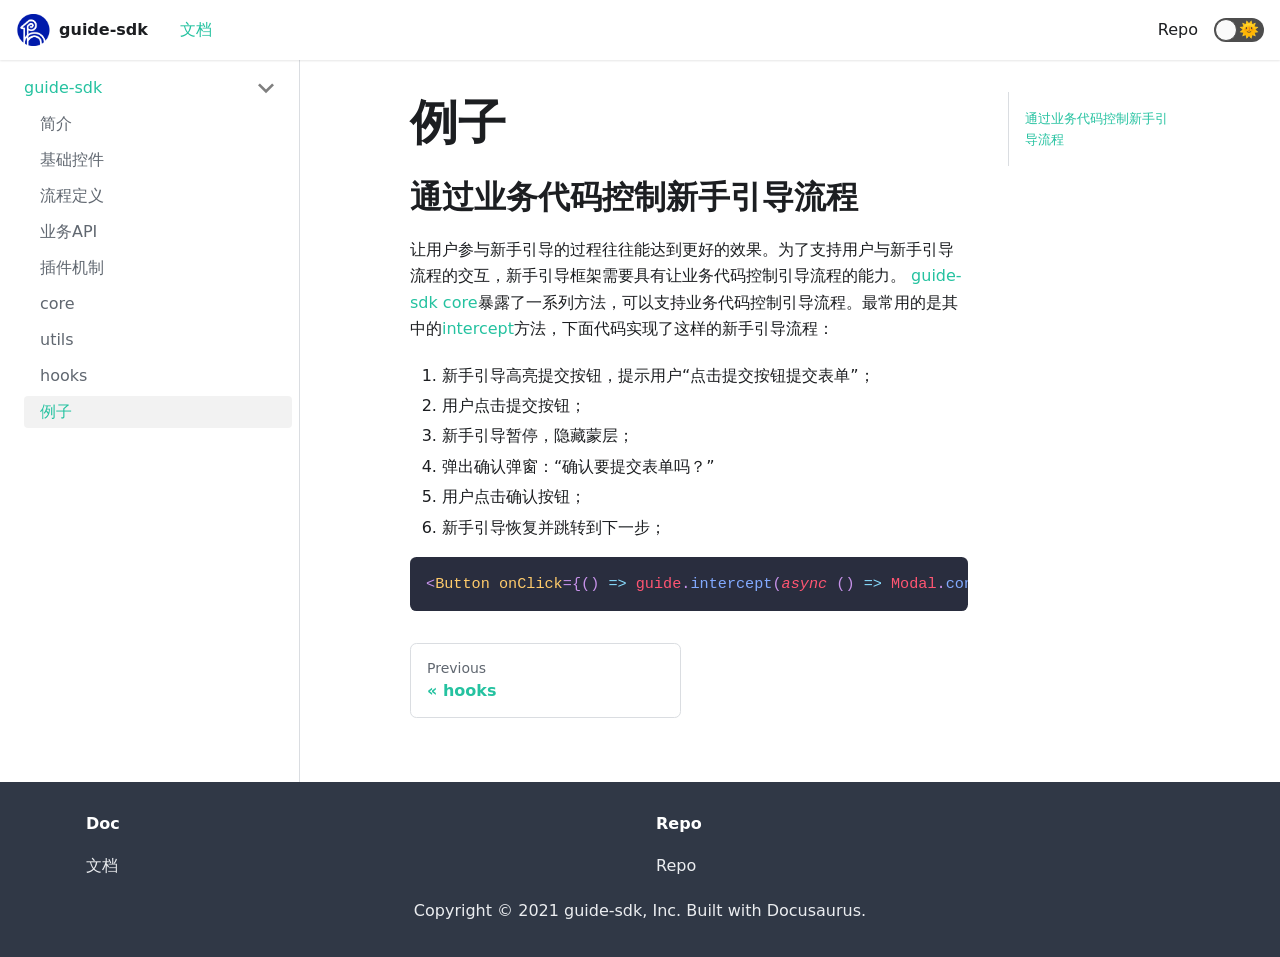
<file: docs/examples/index.html>
<!doctype html>
<html lang="en" dir="ltr">
<head>
<meta charset="UTF-8">
<meta name="viewport" content="width=device-width,initial-scale=1">
<meta name="generator" content="Docusaurus v2.0.0-beta.0">
<link rel="alternate" type="application/rss+xml" href="/blog/rss.xml" title="guide-sdk Blog RSS Feed">
<link rel="alternate" type="application/atom+xml" href="/blog/atom.xml" title="guide-sdk Blog Atom Feed"><title data-react-helmet="true">例子 | guide-sdk</title><meta data-react-helmet="true" property="og:url" content="https://your-docusaurus-test-site.com/docs/examples"><meta data-react-helmet="true" name="docusaurus_locale" content="en"><meta data-react-helmet="true" name="docusaurus_version" content="current"><meta data-react-helmet="true" name="docusaurus_tag" content="docs-default-current"><meta data-react-helmet="true" property="og:title" content="例子 | guide-sdk"><meta data-react-helmet="true" name="description" content="通过业务代码控制新手引导流程"><meta data-react-helmet="true" property="og:description" content="通过业务代码控制新手引导流程"><link data-react-helmet="true" rel="shortcut icon" href="/img/favicon.ico"><link data-react-helmet="true" rel="canonical" href="https://your-docusaurus-test-site.com/docs/examples"><link data-react-helmet="true" rel="alternate" href="https://your-docusaurus-test-site.com/docs/examples" hreflang="en"><link data-react-helmet="true" rel="alternate" href="https://your-docusaurus-test-site.com/docs/examples" hreflang="x-default"><link rel="stylesheet" href="/assets/css/styles.8f49b137.css">
<link rel="preload" href="/assets/js/runtime~main.ec0b7e6f.js" as="script">
<link rel="preload" href="/assets/js/main.5831ce76.js" as="script">
</head>
<body>
<script>!function(){function t(t){document.documentElement.setAttribute("data-theme",t)}var e=function(){var t=null;try{t=localStorage.getItem("theme")}catch(t){}return t}();t(null!==e?e:"light")}()</script><div id="__docusaurus">
<div><a href="#main" class="skipToContent_2vEk">Skip to main content</a></div><nav class="navbar navbar--fixed-top"><div class="navbar__inner"><div class="navbar__items"><button aria-label="Navigation bar toggle" class="navbar__toggle" type="button" tabindex="0"><svg aria-label="Menu" width="30" height="30" viewBox="0 0 30 30" role="img" focusable="false"><title>Menu</title><path stroke="currentColor" stroke-linecap="round" stroke-miterlimit="10" stroke-width="2" d="M4 7h22M4 15h22M4 23h22"></path></svg></button><a class="navbar__brand" href="/"><img src="/img/logo.png" alt="ys" class="themedImage_2dpp themedImage--light_2yWi navbar__logo"><img src="/img/logo.png" alt="ys" class="themedImage_2dpp themedImage--dark_2O_X navbar__logo"><strong class="navbar__title">guide-sdk</strong></a><a aria-current="page" class="navbar__item navbar__link navbar__link--active" href="/docs/home">文档</a></div><div class="navbar__items navbar__items--right"><a href="https://github.com/yskj-fe/doc-platform" target="_blank" rel="noopener noreferrer" class="navbar__item navbar__link">Repo</a><div class="react-toggle displayOnlyInLargeViewport_2YK8 react-toggle--disabled" role="button" tabindex="-1"><div class="react-toggle-track"><div class="react-toggle-track-check"><span class="toggle_2wcW">🌜</span></div><div class="react-toggle-track-x"><span class="toggle_2wcW">🌞</span></div></div><div class="react-toggle-thumb"></div><input type="checkbox" class="react-toggle-screenreader-only" aria-label="Switch between dark and light mode"></div></div></div><div role="presentation" class="navbar-sidebar__backdrop"></div><div class="navbar-sidebar"><div class="navbar-sidebar__brand"><a class="navbar__brand" href="/"><img src="/img/logo.png" alt="ys" class="themedImage_2dpp themedImage--light_2yWi navbar__logo"><img src="/img/logo.png" alt="ys" class="themedImage_2dpp themedImage--dark_2O_X navbar__logo"><strong class="navbar__title">guide-sdk</strong></a></div><div class="navbar-sidebar__items"><div class="menu"><ul class="menu__list"><li class="menu__list-item"><a aria-current="page" class="menu__link navbar__link--active" href="/docs/home">文档</a></li><li class="menu__list-item"><a href="https://github.com/yskj-fe/doc-platform" target="_blank" rel="noopener noreferrer" class="menu__link">Repo</a></li></ul></div></div></div></nav><div class="main-wrapper docs-wrapper doc-page"><div class="docPage_2hm3"><div class="docSidebarContainer_mF8j" role="complementary"><div class="sidebar_AUih"><div class="menu menu--responsive thin-scrollbar menu_16eN"><button aria-label="Open menu" aria-haspopup="true" class="button button--secondary button--sm menu__button" type="button"><svg aria-label="Menu" class="sidebarMenuIcon_1r51" width="24" height="24" viewBox="0 0 30 30" role="img" focusable="false"><title>Menu</title><path stroke="currentColor" stroke-linecap="round" stroke-miterlimit="10" stroke-width="2" d="M4 7h22M4 15h22M4 23h22"></path></svg></button><ul class="menu__list"><li class="menu__list-item"><a class="menu__link menu__link--sublist menu__link--active" href="#!">guide-sdk</a><ul class="menu__list"><li class="menu__list-item"><a class="menu__link" tabindex="0" href="/docs/home">简介</a></li><li class="menu__list-item"><a class="menu__link" tabindex="0" href="/docs/base">基础控件</a></li><li class="menu__list-item"><a class="menu__link" tabindex="0" href="/docs/guide">流程定义</a></li><li class="menu__list-item"><a class="menu__link" tabindex="0" href="/docs/services">业务API</a></li><li class="menu__list-item"><a class="menu__link" tabindex="0" href="/docs/plugins">插件机制</a></li><li class="menu__list-item"><a class="menu__link" tabindex="0" href="/docs/core">core</a></li><li class="menu__list-item"><a class="menu__link" tabindex="0" href="/docs/utils">utils</a></li><li class="menu__list-item"><a class="menu__link" tabindex="0" href="/docs/hooks">hooks</a></li><li class="menu__list-item"><a aria-current="page" class="menu__link menu__link--active active" tabindex="0" href="/docs/examples">例子</a></li></ul></li></ul></div></div></div><main class="docMainContainer_luF8"><div class="container padding-vert--lg docItemWrapper_12Bq"><div class="row"><div class="col docItemCol_1cpl"><div class="docItemContainer_1YW1"><article><header><h1 class="docTitle_eZEF">例子</h1></header><div class="markdown"><h2><a aria-hidden="true" tabindex="-1" class="anchor enhancedAnchor_b0Ka" id="通过业务代码控制新手引导流程"></a>通过业务代码控制新手引导流程<a class="hash-link" href="#通过业务代码控制新手引导流程" title="Direct link to heading">#</a></h2><p>让用户参与新手引导的过程往往能达到更好的效果。为了支持用户与新手引导流程的交互，新手引导框架需要具有让业务代码控制引导流程的能力。
<a href="/docs/core#methods">guide-sdk core</a>暴露了一系列方法，可以支持业务代码控制引导流程。最常用的是其中的<a href="/docs/core#intercept">intercept</a>方法，下面代码实现了这样的新手引导流程：</p><ol><li>新手引导高亮提交按钮，提示用户“点击提交按钮提交表单”；</li><li>用户点击提交按钮；</li><li>新手引导暂停，隐藏蒙层；</li><li>弹出确认弹窗：“确认要提交表单吗？”</li><li>用户点击确认按钮；</li><li>新手引导恢复并跳转到下一步；</li></ol><div class="codeBlockContainer_2jEK"><div class="codeBlockContent_115_ jsx"><div tabindex="0" class="prism-code language-jsx codeBlock_1XLE thin-scrollbar"><div class="codeBlockLines_2ir3" style="color:#bfc7d5;background-color:#292d3e"><div class="token-line" style="color:#bfc7d5"><span class="token tag punctuation" style="color:rgb(199, 146, 234)">&lt;</span><span class="token tag class-name" style="color:rgb(255, 203, 107)">Button</span><span class="token tag" style="color:rgb(255, 85, 114)"> </span><span class="token tag attr-name" style="color:rgb(255, 203, 107)">onClick</span><span class="token tag script language-javascript script-punctuation punctuation" style="color:rgb(199, 146, 234)">=</span><span class="token tag script language-javascript punctuation" style="color:rgb(199, 146, 234)">{</span><span class="token tag script language-javascript punctuation" style="color:rgb(199, 146, 234)">(</span><span class="token tag script language-javascript punctuation" style="color:rgb(199, 146, 234)">)</span><span class="token tag script language-javascript" style="color:rgb(255, 85, 114)"> </span><span class="token tag script language-javascript operator" style="color:rgb(137, 221, 255)">=&gt;</span><span class="token tag script language-javascript" style="color:rgb(255, 85, 114)"> guide</span><span class="token tag script language-javascript punctuation" style="color:rgb(199, 146, 234)">.</span><span class="token tag script language-javascript function" style="color:rgb(130, 170, 255)">intercept</span><span class="token tag script language-javascript punctuation" style="color:rgb(199, 146, 234)">(</span><span class="token tag script language-javascript keyword" style="color:rgb(255, 85, 114);font-style:italic">async</span><span class="token tag script language-javascript" style="color:rgb(255, 85, 114)"> </span><span class="token tag script language-javascript punctuation" style="color:rgb(199, 146, 234)">(</span><span class="token tag script language-javascript punctuation" style="color:rgb(199, 146, 234)">)</span><span class="token tag script language-javascript" style="color:rgb(255, 85, 114)"> </span><span class="token tag script language-javascript operator" style="color:rgb(137, 221, 255)">=&gt;</span><span class="token tag script language-javascript" style="color:rgb(255, 85, 114)"> Modal</span><span class="token tag script language-javascript punctuation" style="color:rgb(199, 146, 234)">.</span><span class="token tag script language-javascript function" style="color:rgb(130, 170, 255)">confirm</span><span class="token tag script language-javascript punctuation" style="color:rgb(199, 146, 234)">(</span><span class="token tag script language-javascript string" style="color:rgb(195, 232, 141)">&quot;确认要提交表单吗？&quot;</span><span class="token tag script language-javascript punctuation" style="color:rgb(199, 146, 234)">)</span><span class="token tag script language-javascript punctuation" style="color:rgb(199, 146, 234)">)</span><span class="token tag script language-javascript punctuation" style="color:rgb(199, 146, 234)">}</span><span class="token tag punctuation" style="color:rgb(199, 146, 234)">&gt;</span><span class="token plain">提交</span><span class="token tag punctuation" style="color:rgb(199, 146, 234)">&lt;/</span><span class="token tag class-name" style="color:rgb(255, 203, 107)">Button</span><span class="token tag punctuation" style="color:rgb(199, 146, 234)">&gt;</span><span class="token punctuation" style="color:rgb(199, 146, 234)">;</span></div></div></div><button type="button" aria-label="Copy code to clipboard" class="copyButton_3nrq">Copy</button></div></div></div></article><div class="margin-vert--lg"><nav class="pagination-nav" aria-label="Docs pages navigation"><div class="pagination-nav__item"><a class="pagination-nav__link" href="/docs/hooks"><div class="pagination-nav__sublabel">Previous</div><div class="pagination-nav__label">« hooks</div></a></div><div class="pagination-nav__item pagination-nav__item--next"></div></nav></div></div></div><div class="col col--3"><div class="tableOfContents_2Tf- thin-scrollbar"><ul class="table-of-contents table-of-contents__left-border"><li><a href="#通过业务代码控制新手引导流程" class="table-of-contents__link">通过业务代码控制新手引导流程</a></li></ul></div></div></div></div></main></div></div><footer class="footer footer--dark"><div class="container"><div class="row footer__links"><div class="col footer__col"><h4 class="footer__title">Doc</h4><ul class="footer__items"><li class="footer__item"><a class="footer__link-item" activebasepath="docs" href="/docs/home">文档</a></li></ul></div><div class="col footer__col"><h4 class="footer__title">Repo</h4><ul class="footer__items"><li class="footer__item"><a href="https://github.com/yskj-fe/doc-platform" target="_blank" rel="noopener noreferrer" class="footer__link-item">Repo</a></li></ul></div></div><div class="footer__bottom text--center"><div class="footer__copyright">Copyright © 2021 guide-sdk, Inc. Built with Docusaurus.</div></div></div></footer></div>
<script src="/assets/js/runtime~main.ec0b7e6f.js"></script>
<script src="/assets/js/main.5831ce76.js"></script>
</body>
</html>
</file>
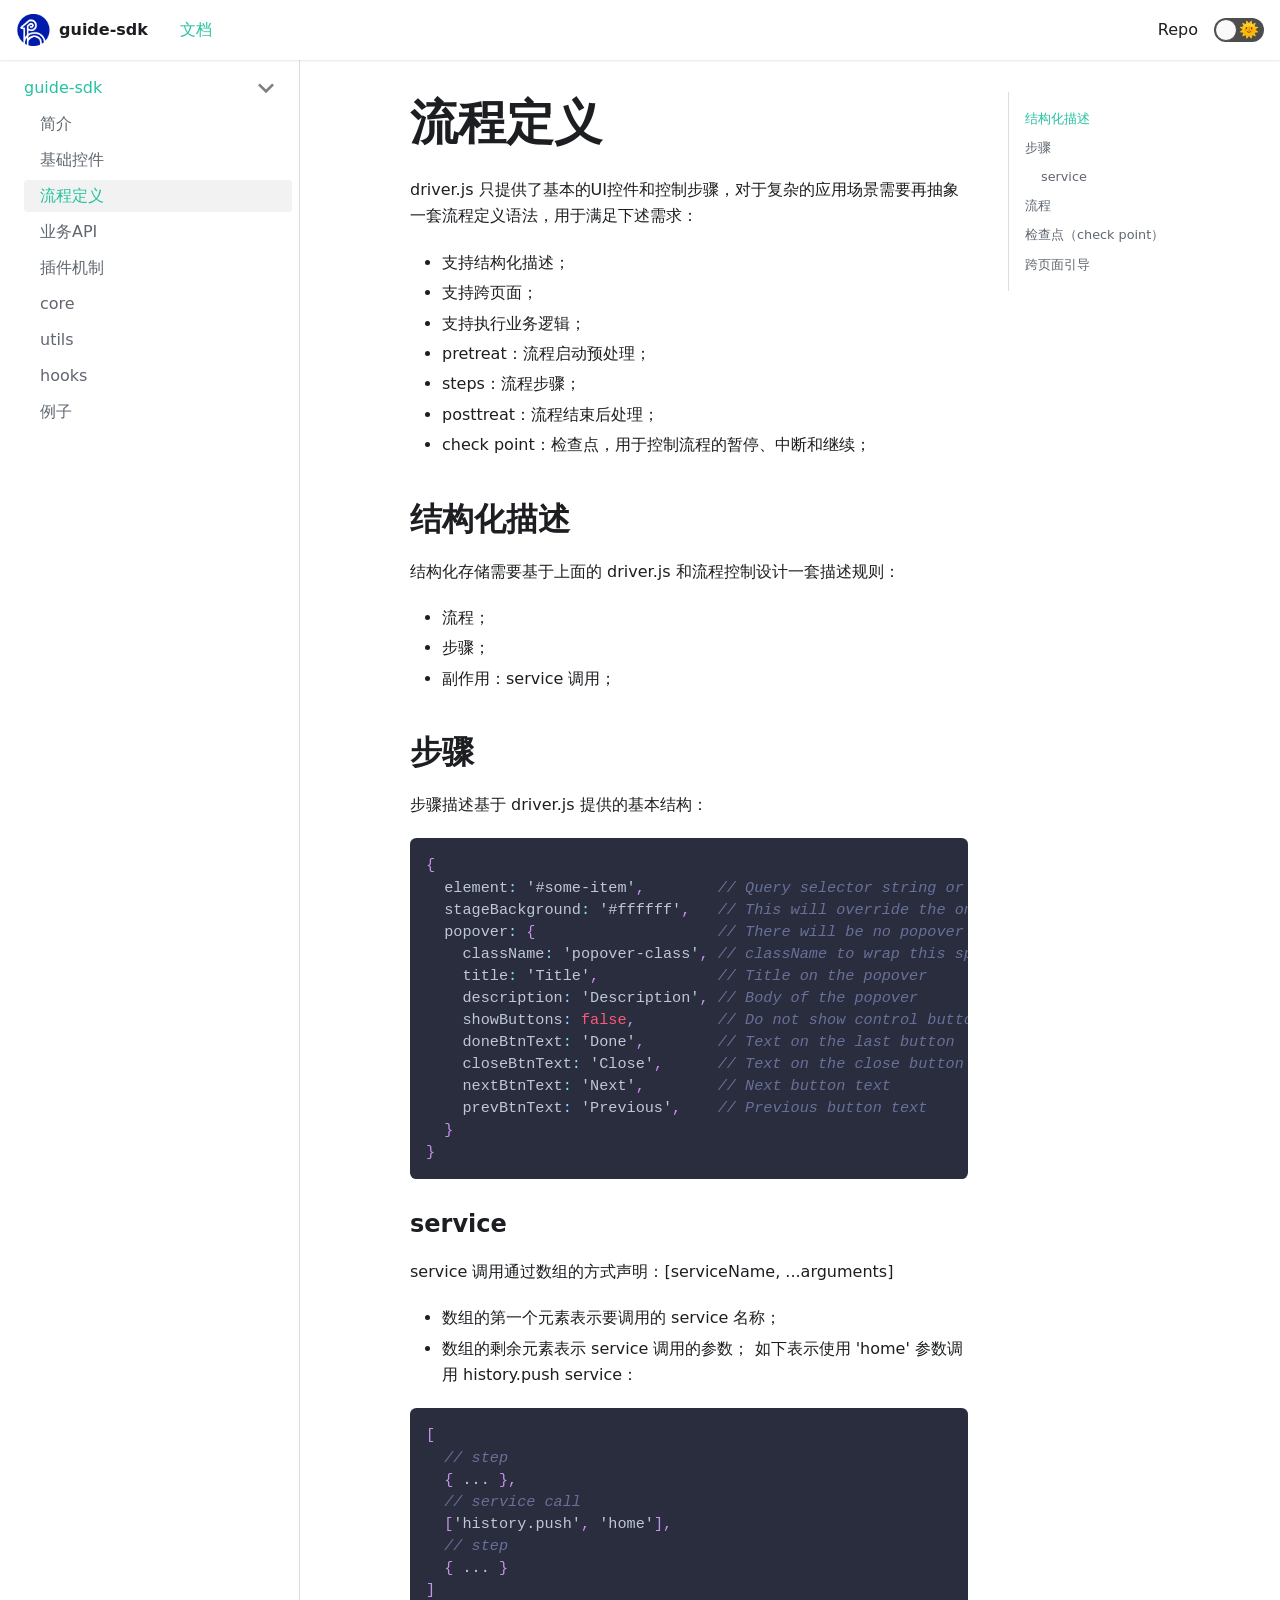
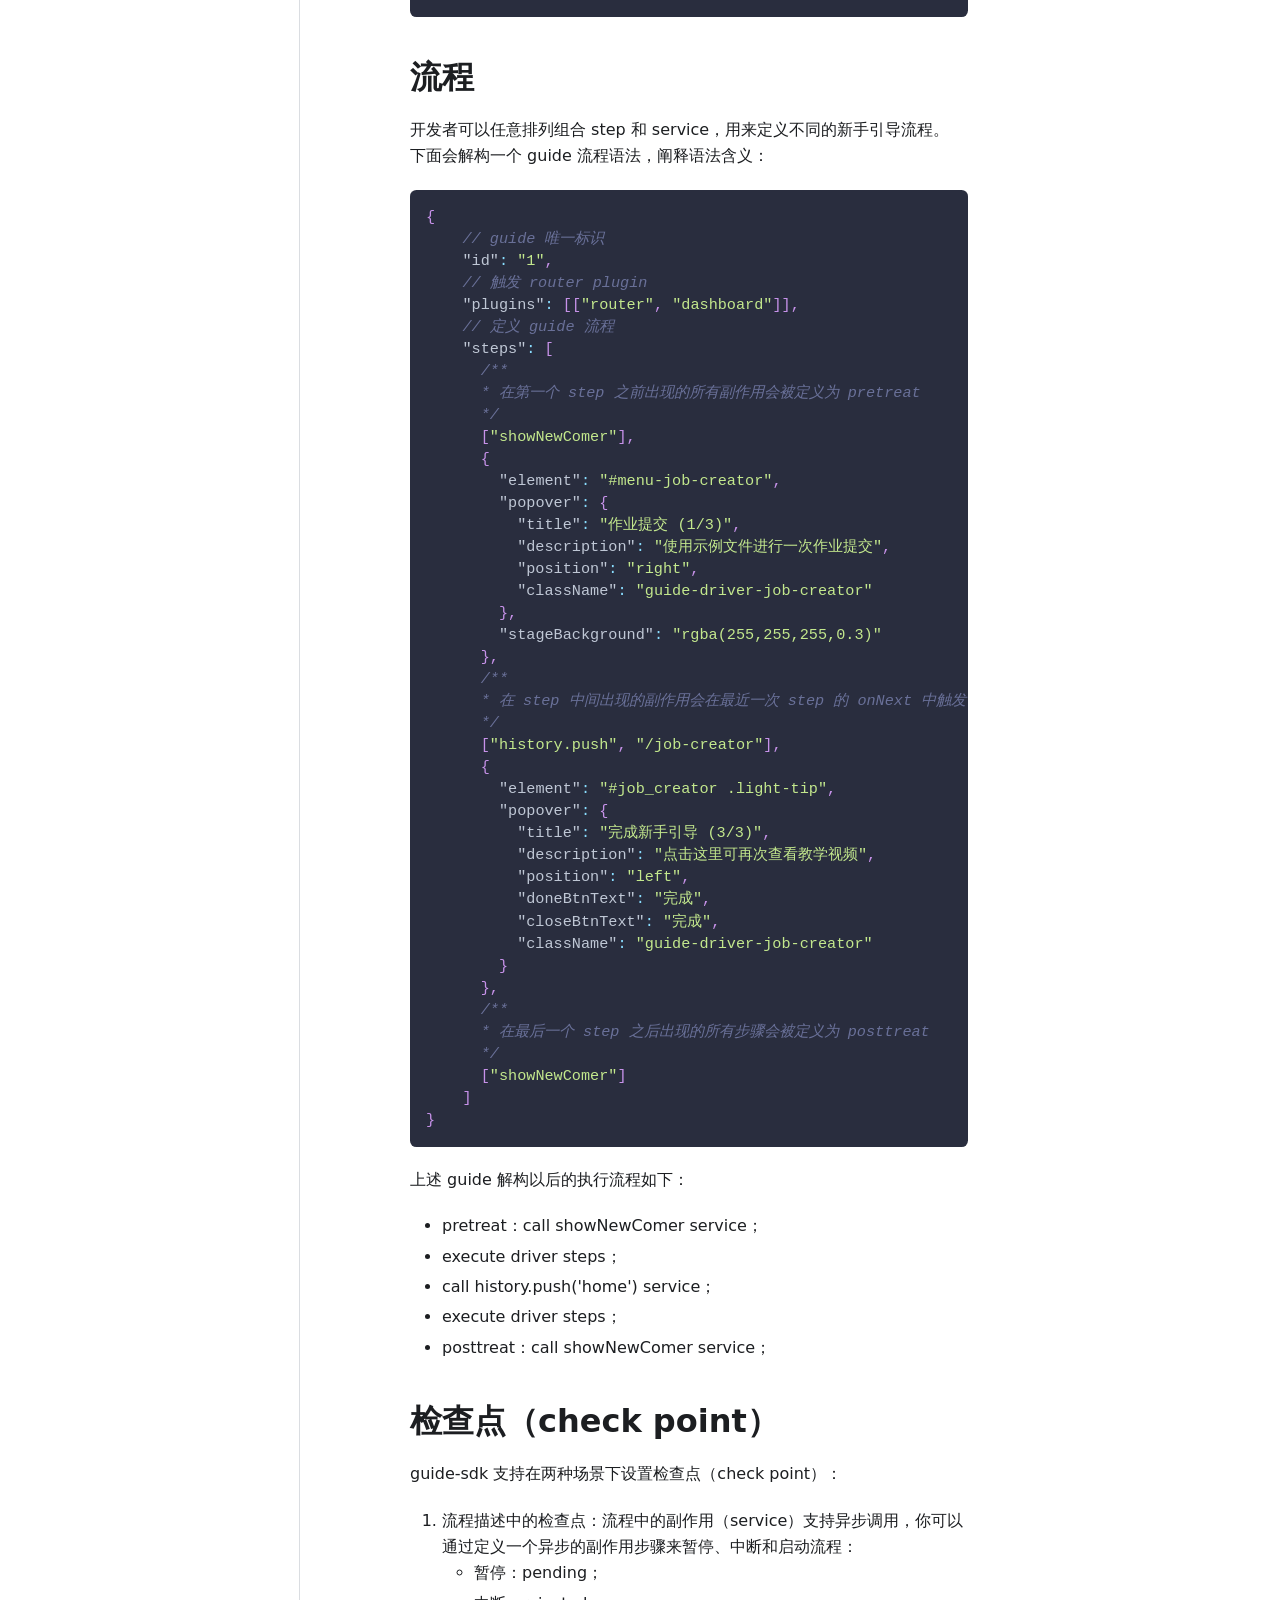
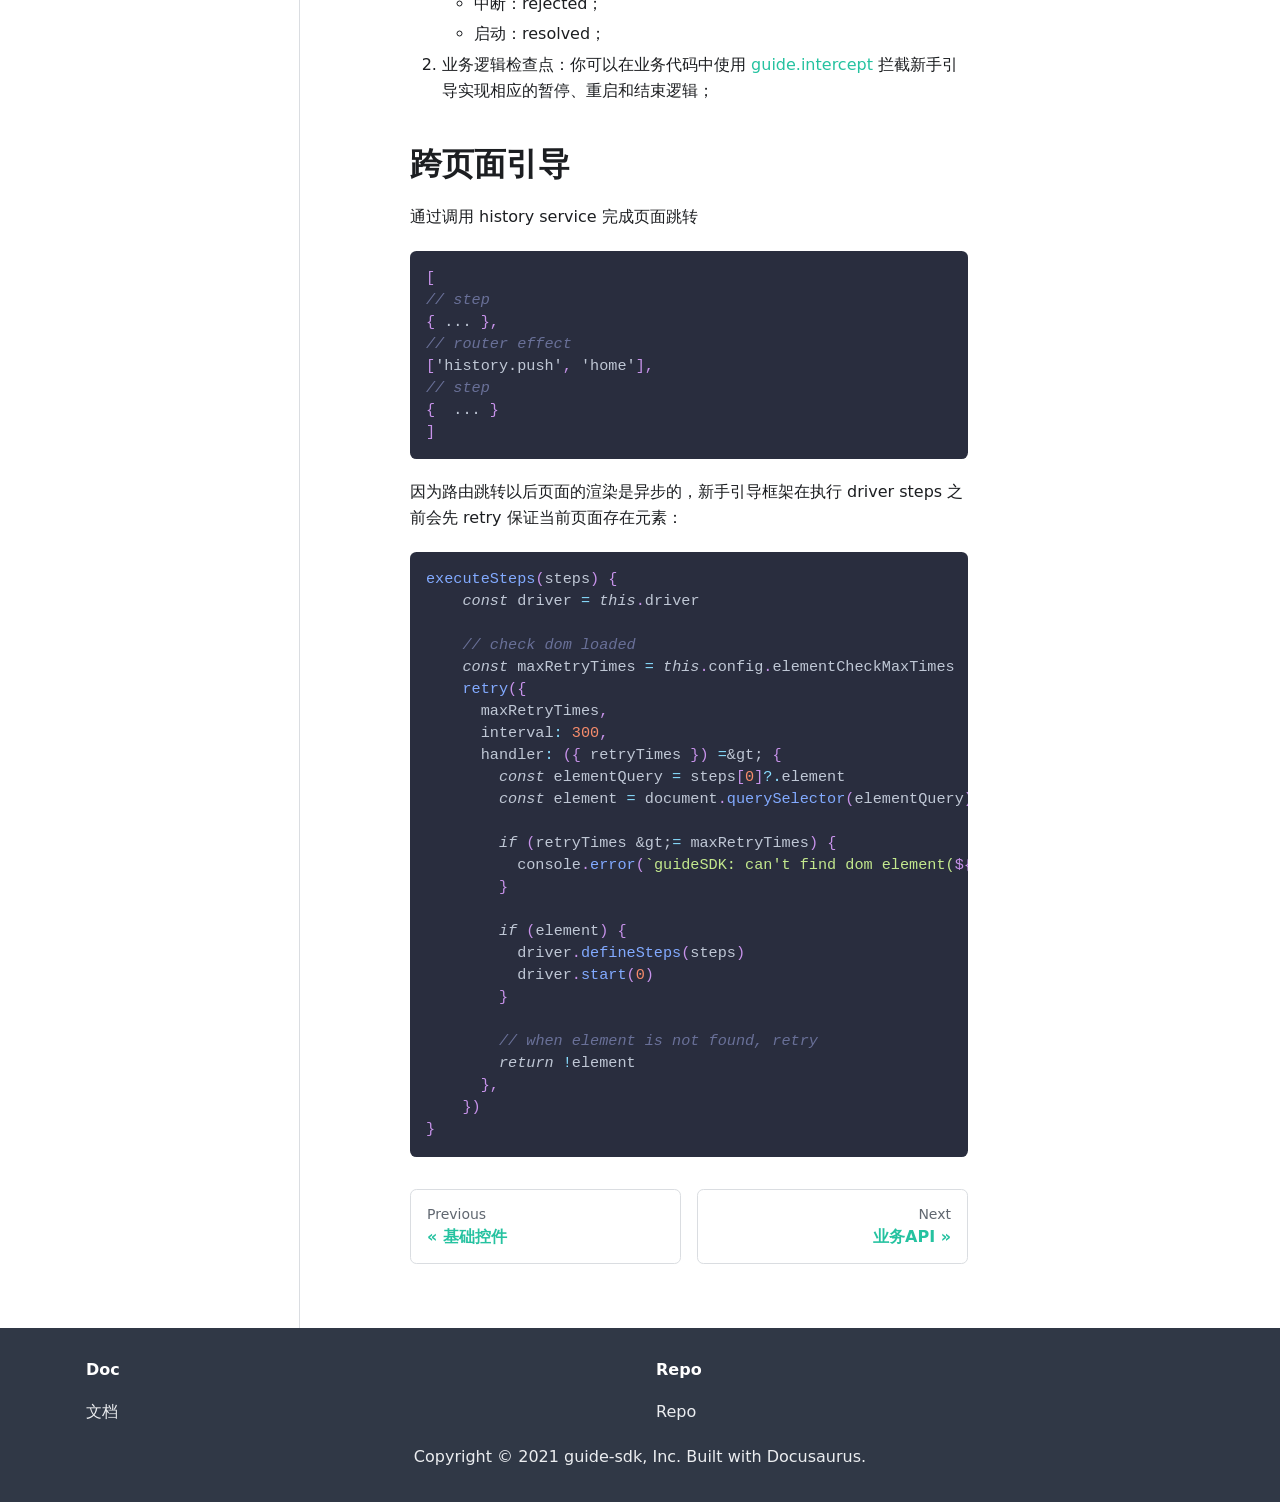
<file: docs/guide/index.html>
<!doctype html>
<html lang="en" dir="ltr">
<head>
<meta charset="UTF-8">
<meta name="viewport" content="width=device-width,initial-scale=1">
<meta name="generator" content="Docusaurus v2.0.0-beta.0">
<link rel="alternate" type="application/rss+xml" href="/blog/rss.xml" title="guide-sdk Blog RSS Feed">
<link rel="alternate" type="application/atom+xml" href="/blog/atom.xml" title="guide-sdk Blog Atom Feed"><title data-react-helmet="true">流程定义 | guide-sdk</title><meta data-react-helmet="true" property="og:url" content="https://your-docusaurus-test-site.com/docs/guide"><meta data-react-helmet="true" name="docusaurus_locale" content="en"><meta data-react-helmet="true" name="docusaurus_version" content="current"><meta data-react-helmet="true" name="docusaurus_tag" content="docs-default-current"><meta data-react-helmet="true" property="og:title" content="流程定义 | guide-sdk"><meta data-react-helmet="true" name="description" content="driver.js 只提供了基本的UI控件和控制步骤，对于复杂的应用场景需要再抽象一套流程定义语法，用于满足下述需求："><meta data-react-helmet="true" property="og:description" content="driver.js 只提供了基本的UI控件和控制步骤，对于复杂的应用场景需要再抽象一套流程定义语法，用于满足下述需求："><link data-react-helmet="true" rel="shortcut icon" href="/img/favicon.ico"><link data-react-helmet="true" rel="canonical" href="https://your-docusaurus-test-site.com/docs/guide"><link data-react-helmet="true" rel="alternate" href="https://your-docusaurus-test-site.com/docs/guide" hreflang="en"><link data-react-helmet="true" rel="alternate" href="https://your-docusaurus-test-site.com/docs/guide" hreflang="x-default"><link rel="stylesheet" href="/assets/css/styles.8f49b137.css">
<link rel="preload" href="/assets/js/runtime~main.ec0b7e6f.js" as="script">
<link rel="preload" href="/assets/js/main.5831ce76.js" as="script">
</head>
<body>
<script>!function(){function t(t){document.documentElement.setAttribute("data-theme",t)}var e=function(){var t=null;try{t=localStorage.getItem("theme")}catch(t){}return t}();t(null!==e?e:"light")}()</script><div id="__docusaurus">
<div><a href="#main" class="skipToContent_2vEk">Skip to main content</a></div><nav class="navbar navbar--fixed-top"><div class="navbar__inner"><div class="navbar__items"><button aria-label="Navigation bar toggle" class="navbar__toggle" type="button" tabindex="0"><svg aria-label="Menu" width="30" height="30" viewBox="0 0 30 30" role="img" focusable="false"><title>Menu</title><path stroke="currentColor" stroke-linecap="round" stroke-miterlimit="10" stroke-width="2" d="M4 7h22M4 15h22M4 23h22"></path></svg></button><a class="navbar__brand" href="/"><img src="/img/logo.png" alt="ys" class="themedImage_2dpp themedImage--light_2yWi navbar__logo"><img src="/img/logo.png" alt="ys" class="themedImage_2dpp themedImage--dark_2O_X navbar__logo"><strong class="navbar__title">guide-sdk</strong></a><a aria-current="page" class="navbar__item navbar__link navbar__link--active" href="/docs/home">文档</a></div><div class="navbar__items navbar__items--right"><a href="https://github.com/yskj-fe/doc-platform" target="_blank" rel="noopener noreferrer" class="navbar__item navbar__link">Repo</a><div class="react-toggle displayOnlyInLargeViewport_2YK8 react-toggle--disabled" role="button" tabindex="-1"><div class="react-toggle-track"><div class="react-toggle-track-check"><span class="toggle_2wcW">🌜</span></div><div class="react-toggle-track-x"><span class="toggle_2wcW">🌞</span></div></div><div class="react-toggle-thumb"></div><input type="checkbox" class="react-toggle-screenreader-only" aria-label="Switch between dark and light mode"></div></div></div><div role="presentation" class="navbar-sidebar__backdrop"></div><div class="navbar-sidebar"><div class="navbar-sidebar__brand"><a class="navbar__brand" href="/"><img src="/img/logo.png" alt="ys" class="themedImage_2dpp themedImage--light_2yWi navbar__logo"><img src="/img/logo.png" alt="ys" class="themedImage_2dpp themedImage--dark_2O_X navbar__logo"><strong class="navbar__title">guide-sdk</strong></a></div><div class="navbar-sidebar__items"><div class="menu"><ul class="menu__list"><li class="menu__list-item"><a aria-current="page" class="menu__link navbar__link--active" href="/docs/home">文档</a></li><li class="menu__list-item"><a href="https://github.com/yskj-fe/doc-platform" target="_blank" rel="noopener noreferrer" class="menu__link">Repo</a></li></ul></div></div></div></nav><div class="main-wrapper docs-wrapper doc-page"><div class="docPage_2hm3"><div class="docSidebarContainer_mF8j" role="complementary"><div class="sidebar_AUih"><div class="menu menu--responsive thin-scrollbar menu_16eN"><button aria-label="Open menu" aria-haspopup="true" class="button button--secondary button--sm menu__button" type="button"><svg aria-label="Menu" class="sidebarMenuIcon_1r51" width="24" height="24" viewBox="0 0 30 30" role="img" focusable="false"><title>Menu</title><path stroke="currentColor" stroke-linecap="round" stroke-miterlimit="10" stroke-width="2" d="M4 7h22M4 15h22M4 23h22"></path></svg></button><ul class="menu__list"><li class="menu__list-item"><a class="menu__link menu__link--sublist menu__link--active" href="#!">guide-sdk</a><ul class="menu__list"><li class="menu__list-item"><a class="menu__link" tabindex="0" href="/docs/home">简介</a></li><li class="menu__list-item"><a class="menu__link" tabindex="0" href="/docs/base">基础控件</a></li><li class="menu__list-item"><a aria-current="page" class="menu__link menu__link--active active" tabindex="0" href="/docs/guide">流程定义</a></li><li class="menu__list-item"><a class="menu__link" tabindex="0" href="/docs/services">业务API</a></li><li class="menu__list-item"><a class="menu__link" tabindex="0" href="/docs/plugins">插件机制</a></li><li class="menu__list-item"><a class="menu__link" tabindex="0" href="/docs/core">core</a></li><li class="menu__list-item"><a class="menu__link" tabindex="0" href="/docs/utils">utils</a></li><li class="menu__list-item"><a class="menu__link" tabindex="0" href="/docs/hooks">hooks</a></li><li class="menu__list-item"><a class="menu__link" tabindex="0" href="/docs/examples">例子</a></li></ul></li></ul></div></div></div><main class="docMainContainer_luF8"><div class="container padding-vert--lg docItemWrapper_12Bq"><div class="row"><div class="col docItemCol_1cpl"><div class="docItemContainer_1YW1"><article><header><h1 class="docTitle_eZEF">流程定义</h1></header><div class="markdown"><p>driver.js 只提供了基本的UI控件和控制步骤，对于复杂的应用场景需要再抽象一套流程定义语法，用于满足下述需求：</p><ul><li>支持结构化描述；</li><li>支持跨页面；</li><li>支持执行业务逻辑；</li><li>pretreat：流程启动预处理；</li><li>steps：流程步骤；</li><li>posttreat：流程结束后处理；</li><li>check point：检查点，用于控制流程的暂停、中断和继续；</li></ul><h2><a aria-hidden="true" tabindex="-1" class="anchor enhancedAnchor_b0Ka" id="结构化描述"></a>结构化描述<a class="hash-link" href="#结构化描述" title="Direct link to heading">#</a></h2><p>结构化存储需要基于上面的 driver.js 和流程控制设计一套描述规则：</p><ul><li>流程；</li><li>步骤；</li><li>副作用：service 调用；</li></ul><h2><a aria-hidden="true" tabindex="-1" class="anchor enhancedAnchor_b0Ka" id="步骤"></a>步骤<a class="hash-link" href="#步骤" title="Direct link to heading">#</a></h2><p>步骤描述基于 driver.js 提供的基本结构：</p><div class="codeBlockContainer_2jEK"><div class="codeBlockContent_115_ json"><div tabindex="0" class="prism-code language-json codeBlock_1XLE thin-scrollbar"><div class="codeBlockLines_2ir3" style="color:#bfc7d5;background-color:#292d3e"><div class="token-line" style="color:#bfc7d5"><span class="token punctuation" style="color:rgb(199, 146, 234)">{</span><span class="token plain"></span></div><div class="token-line" style="color:#bfc7d5"><span class="token plain">  element</span><span class="token operator" style="color:rgb(137, 221, 255)">:</span><span class="token plain"> &#x27;#some-item&#x27;</span><span class="token punctuation" style="color:rgb(199, 146, 234)">,</span><span class="token plain">        </span><span class="token comment" style="color:rgb(105, 112, 152);font-style:italic">// Query selector string or Node to be highlighted</span><span class="token plain"></span></div><div class="token-line" style="color:#bfc7d5"><span class="token plain">  stageBackground</span><span class="token operator" style="color:rgb(137, 221, 255)">:</span><span class="token plain"> &#x27;#ffffff&#x27;</span><span class="token punctuation" style="color:rgb(199, 146, 234)">,</span><span class="token plain">   </span><span class="token comment" style="color:rgb(105, 112, 152);font-style:italic">// This will override the one set in driver</span><span class="token plain"></span></div><div class="token-line" style="color:#bfc7d5"><span class="token plain">  popover</span><span class="token operator" style="color:rgb(137, 221, 255)">:</span><span class="token plain"> </span><span class="token punctuation" style="color:rgb(199, 146, 234)">{</span><span class="token plain">                    </span><span class="token comment" style="color:rgb(105, 112, 152);font-style:italic">// There will be no popover if empty or not given</span><span class="token plain"></span></div><div class="token-line" style="color:#bfc7d5"><span class="token plain">    className</span><span class="token operator" style="color:rgb(137, 221, 255)">:</span><span class="token plain"> &#x27;popover-class&#x27;</span><span class="token punctuation" style="color:rgb(199, 146, 234)">,</span><span class="token plain"> </span><span class="token comment" style="color:rgb(105, 112, 152);font-style:italic">// className to wrap this specific step popover in addition to the general className in Driver options</span><span class="token plain"></span></div><div class="token-line" style="color:#bfc7d5"><span class="token plain">    title</span><span class="token operator" style="color:rgb(137, 221, 255)">:</span><span class="token plain"> &#x27;Title&#x27;</span><span class="token punctuation" style="color:rgb(199, 146, 234)">,</span><span class="token plain">             </span><span class="token comment" style="color:rgb(105, 112, 152);font-style:italic">// Title on the popover</span><span class="token plain"></span></div><div class="token-line" style="color:#bfc7d5"><span class="token plain">    description</span><span class="token operator" style="color:rgb(137, 221, 255)">:</span><span class="token plain"> &#x27;Description&#x27;</span><span class="token punctuation" style="color:rgb(199, 146, 234)">,</span><span class="token plain"> </span><span class="token comment" style="color:rgb(105, 112, 152);font-style:italic">// Body of the popover</span><span class="token plain"></span></div><div class="token-line" style="color:#bfc7d5"><span class="token plain">    showButtons</span><span class="token operator" style="color:rgb(137, 221, 255)">:</span><span class="token plain"> </span><span class="token boolean" style="color:rgb(255, 88, 116)">false</span><span class="token punctuation" style="color:rgb(199, 146, 234)">,</span><span class="token plain">         </span><span class="token comment" style="color:rgb(105, 112, 152);font-style:italic">// Do not show control buttons in footer</span><span class="token plain"></span></div><div class="token-line" style="color:#bfc7d5"><span class="token plain">    doneBtnText</span><span class="token operator" style="color:rgb(137, 221, 255)">:</span><span class="token plain"> &#x27;Done&#x27;</span><span class="token punctuation" style="color:rgb(199, 146, 234)">,</span><span class="token plain">        </span><span class="token comment" style="color:rgb(105, 112, 152);font-style:italic">// Text on the last button</span><span class="token plain"></span></div><div class="token-line" style="color:#bfc7d5"><span class="token plain">    closeBtnText</span><span class="token operator" style="color:rgb(137, 221, 255)">:</span><span class="token plain"> &#x27;Close&#x27;</span><span class="token punctuation" style="color:rgb(199, 146, 234)">,</span><span class="token plain">      </span><span class="token comment" style="color:rgb(105, 112, 152);font-style:italic">// Text on the close button</span><span class="token plain"></span></div><div class="token-line" style="color:#bfc7d5"><span class="token plain">    nextBtnText</span><span class="token operator" style="color:rgb(137, 221, 255)">:</span><span class="token plain"> &#x27;Next&#x27;</span><span class="token punctuation" style="color:rgb(199, 146, 234)">,</span><span class="token plain">        </span><span class="token comment" style="color:rgb(105, 112, 152);font-style:italic">// Next button text</span><span class="token plain"></span></div><div class="token-line" style="color:#bfc7d5"><span class="token plain">    prevBtnText</span><span class="token operator" style="color:rgb(137, 221, 255)">:</span><span class="token plain"> &#x27;Previous&#x27;</span><span class="token punctuation" style="color:rgb(199, 146, 234)">,</span><span class="token plain">    </span><span class="token comment" style="color:rgb(105, 112, 152);font-style:italic">// Previous button text</span><span class="token plain"></span></div><div class="token-line" style="color:#bfc7d5"><span class="token plain">  </span><span class="token punctuation" style="color:rgb(199, 146, 234)">}</span><span class="token plain"></span></div><div class="token-line" style="color:#bfc7d5"><span class="token plain"></span><span class="token punctuation" style="color:rgb(199, 146, 234)">}</span></div></div></div><button type="button" aria-label="Copy code to clipboard" class="copyButton_3nrq">Copy</button></div></div><h3><a aria-hidden="true" tabindex="-1" class="anchor enhancedAnchor_b0Ka" id="service"></a>service<a class="hash-link" href="#service" title="Direct link to heading">#</a></h3><p>service 调用通过数组的方式声明：[serviceName, ...arguments]</p><ul><li>数组的第一个元素表示要调用的 service 名称；</li><li>数组的剩余元素表示 service 调用的参数；
如下表示使用 &#x27;home&#x27; 参数调用 history.push service：</li></ul><div class="codeBlockContainer_2jEK"><div class="codeBlockContent_115_ json"><div tabindex="0" class="prism-code language-json codeBlock_1XLE thin-scrollbar"><div class="codeBlockLines_2ir3" style="color:#bfc7d5;background-color:#292d3e"><div class="token-line" style="color:#bfc7d5"><span class="token punctuation" style="color:rgb(199, 146, 234)">[</span><span class="token plain"></span></div><div class="token-line" style="color:#bfc7d5"><span class="token plain">  </span><span class="token comment" style="color:rgb(105, 112, 152);font-style:italic">// step</span><span class="token plain"></span></div><div class="token-line" style="color:#bfc7d5"><span class="token plain">  </span><span class="token punctuation" style="color:rgb(199, 146, 234)">{</span><span class="token plain"> ... </span><span class="token punctuation" style="color:rgb(199, 146, 234)">}</span><span class="token punctuation" style="color:rgb(199, 146, 234)">,</span><span class="token plain"></span></div><div class="token-line" style="color:#bfc7d5"><span class="token plain">  </span><span class="token comment" style="color:rgb(105, 112, 152);font-style:italic">// service call</span><span class="token plain"></span></div><div class="token-line" style="color:#bfc7d5"><span class="token plain">  </span><span class="token punctuation" style="color:rgb(199, 146, 234)">[</span><span class="token plain">&#x27;history.push&#x27;</span><span class="token punctuation" style="color:rgb(199, 146, 234)">,</span><span class="token plain"> &#x27;home&#x27;</span><span class="token punctuation" style="color:rgb(199, 146, 234)">]</span><span class="token punctuation" style="color:rgb(199, 146, 234)">,</span><span class="token plain"></span></div><div class="token-line" style="color:#bfc7d5"><span class="token plain">  </span><span class="token comment" style="color:rgb(105, 112, 152);font-style:italic">// step</span><span class="token plain"></span></div><div class="token-line" style="color:#bfc7d5"><span class="token plain">  </span><span class="token punctuation" style="color:rgb(199, 146, 234)">{</span><span class="token plain"> ... </span><span class="token punctuation" style="color:rgb(199, 146, 234)">}</span><span class="token plain"></span></div><div class="token-line" style="color:#bfc7d5"><span class="token plain"></span><span class="token punctuation" style="color:rgb(199, 146, 234)">]</span></div></div></div><button type="button" aria-label="Copy code to clipboard" class="copyButton_3nrq">Copy</button></div></div><h2><a aria-hidden="true" tabindex="-1" class="anchor enhancedAnchor_b0Ka" id="流程"></a>流程<a class="hash-link" href="#流程" title="Direct link to heading">#</a></h2><p>开发者可以任意排列组合 step 和 service，用来定义不同的新手引导流程。
下面会解构一个 guide 流程语法，阐释语法含义：</p><div class="codeBlockContainer_2jEK"><div class="codeBlockContent_115_ json"><div tabindex="0" class="prism-code language-json codeBlock_1XLE thin-scrollbar"><div class="codeBlockLines_2ir3" style="color:#bfc7d5;background-color:#292d3e"><div class="token-line" style="color:#bfc7d5"><span class="token punctuation" style="color:rgb(199, 146, 234)">{</span><span class="token plain"></span></div><div class="token-line" style="color:#bfc7d5"><span class="token plain">    </span><span class="token comment" style="color:rgb(105, 112, 152);font-style:italic">// guide 唯一标识</span><span class="token plain"></span></div><div class="token-line" style="color:#bfc7d5"><span class="token plain">    </span><span class="token property">&quot;id&quot;</span><span class="token operator" style="color:rgb(137, 221, 255)">:</span><span class="token plain"> </span><span class="token string" style="color:rgb(195, 232, 141)">&quot;1&quot;</span><span class="token punctuation" style="color:rgb(199, 146, 234)">,</span><span class="token plain"></span></div><div class="token-line" style="color:#bfc7d5"><span class="token plain">    </span><span class="token comment" style="color:rgb(105, 112, 152);font-style:italic">// 触发 router plugin</span><span class="token plain"></span></div><div class="token-line" style="color:#bfc7d5"><span class="token plain">    </span><span class="token property">&quot;plugins&quot;</span><span class="token operator" style="color:rgb(137, 221, 255)">:</span><span class="token plain"> </span><span class="token punctuation" style="color:rgb(199, 146, 234)">[</span><span class="token punctuation" style="color:rgb(199, 146, 234)">[</span><span class="token string" style="color:rgb(195, 232, 141)">&quot;router&quot;</span><span class="token punctuation" style="color:rgb(199, 146, 234)">,</span><span class="token plain"> </span><span class="token string" style="color:rgb(195, 232, 141)">&quot;dashboard&quot;</span><span class="token punctuation" style="color:rgb(199, 146, 234)">]</span><span class="token punctuation" style="color:rgb(199, 146, 234)">]</span><span class="token punctuation" style="color:rgb(199, 146, 234)">,</span><span class="token plain"></span></div><div class="token-line" style="color:#bfc7d5"><span class="token plain">    </span><span class="token comment" style="color:rgb(105, 112, 152);font-style:italic">// 定义 guide 流程</span><span class="token plain"></span></div><div class="token-line" style="color:#bfc7d5"><span class="token plain">    </span><span class="token property">&quot;steps&quot;</span><span class="token operator" style="color:rgb(137, 221, 255)">:</span><span class="token plain"> </span><span class="token punctuation" style="color:rgb(199, 146, 234)">[</span><span class="token plain"></span></div><div class="token-line" style="color:#bfc7d5"><span class="token plain">      </span><span class="token comment" style="color:rgb(105, 112, 152);font-style:italic">/**</span></div><div class="token-line" style="color:#bfc7d5"><span class="token comment" style="color:rgb(105, 112, 152);font-style:italic">      * 在第一个 step 之前出现的所有副作用会被定义为 pretreat</span></div><div class="token-line" style="color:#bfc7d5"><span class="token comment" style="color:rgb(105, 112, 152);font-style:italic">      */</span><span class="token plain"></span></div><div class="token-line" style="color:#bfc7d5"><span class="token plain">      </span><span class="token punctuation" style="color:rgb(199, 146, 234)">[</span><span class="token string" style="color:rgb(195, 232, 141)">&quot;showNewComer&quot;</span><span class="token punctuation" style="color:rgb(199, 146, 234)">]</span><span class="token punctuation" style="color:rgb(199, 146, 234)">,</span><span class="token plain"></span></div><div class="token-line" style="color:#bfc7d5"><span class="token plain">      </span><span class="token punctuation" style="color:rgb(199, 146, 234)">{</span><span class="token plain"></span></div><div class="token-line" style="color:#bfc7d5"><span class="token plain">        </span><span class="token property">&quot;element&quot;</span><span class="token operator" style="color:rgb(137, 221, 255)">:</span><span class="token plain"> </span><span class="token string" style="color:rgb(195, 232, 141)">&quot;#menu-job-creator&quot;</span><span class="token punctuation" style="color:rgb(199, 146, 234)">,</span><span class="token plain"></span></div><div class="token-line" style="color:#bfc7d5"><span class="token plain">        </span><span class="token property">&quot;popover&quot;</span><span class="token operator" style="color:rgb(137, 221, 255)">:</span><span class="token plain"> </span><span class="token punctuation" style="color:rgb(199, 146, 234)">{</span><span class="token plain"></span></div><div class="token-line" style="color:#bfc7d5"><span class="token plain">          </span><span class="token property">&quot;title&quot;</span><span class="token operator" style="color:rgb(137, 221, 255)">:</span><span class="token plain"> </span><span class="token string" style="color:rgb(195, 232, 141)">&quot;作业提交 (1/3)&quot;</span><span class="token punctuation" style="color:rgb(199, 146, 234)">,</span><span class="token plain"></span></div><div class="token-line" style="color:#bfc7d5"><span class="token plain">          </span><span class="token property">&quot;description&quot;</span><span class="token operator" style="color:rgb(137, 221, 255)">:</span><span class="token plain"> </span><span class="token string" style="color:rgb(195, 232, 141)">&quot;使用示例文件进行一次作业提交&quot;</span><span class="token punctuation" style="color:rgb(199, 146, 234)">,</span><span class="token plain"></span></div><div class="token-line" style="color:#bfc7d5"><span class="token plain">          </span><span class="token property">&quot;position&quot;</span><span class="token operator" style="color:rgb(137, 221, 255)">:</span><span class="token plain"> </span><span class="token string" style="color:rgb(195, 232, 141)">&quot;right&quot;</span><span class="token punctuation" style="color:rgb(199, 146, 234)">,</span><span class="token plain"></span></div><div class="token-line" style="color:#bfc7d5"><span class="token plain">          </span><span class="token property">&quot;className&quot;</span><span class="token operator" style="color:rgb(137, 221, 255)">:</span><span class="token plain"> </span><span class="token string" style="color:rgb(195, 232, 141)">&quot;guide-driver-job-creator&quot;</span><span class="token plain"></span></div><div class="token-line" style="color:#bfc7d5"><span class="token plain">        </span><span class="token punctuation" style="color:rgb(199, 146, 234)">}</span><span class="token punctuation" style="color:rgb(199, 146, 234)">,</span><span class="token plain"></span></div><div class="token-line" style="color:#bfc7d5"><span class="token plain">        </span><span class="token property">&quot;stageBackground&quot;</span><span class="token operator" style="color:rgb(137, 221, 255)">:</span><span class="token plain"> </span><span class="token string" style="color:rgb(195, 232, 141)">&quot;rgba(255,255,255,0.3)&quot;</span><span class="token plain"></span></div><div class="token-line" style="color:#bfc7d5"><span class="token plain">      </span><span class="token punctuation" style="color:rgb(199, 146, 234)">}</span><span class="token punctuation" style="color:rgb(199, 146, 234)">,</span><span class="token plain"></span></div><div class="token-line" style="color:#bfc7d5"><span class="token plain">      </span><span class="token comment" style="color:rgb(105, 112, 152);font-style:italic">/**</span></div><div class="token-line" style="color:#bfc7d5"><span class="token comment" style="color:rgb(105, 112, 152);font-style:italic">      * 在 step 中间出现的副作用会在最近一次 step 的 onNext 中触发</span></div><div class="token-line" style="color:#bfc7d5"><span class="token comment" style="color:rgb(105, 112, 152);font-style:italic">      */</span><span class="token plain"></span></div><div class="token-line" style="color:#bfc7d5"><span class="token plain">      </span><span class="token punctuation" style="color:rgb(199, 146, 234)">[</span><span class="token string" style="color:rgb(195, 232, 141)">&quot;history.push&quot;</span><span class="token punctuation" style="color:rgb(199, 146, 234)">,</span><span class="token plain"> </span><span class="token string" style="color:rgb(195, 232, 141)">&quot;/job-creator&quot;</span><span class="token punctuation" style="color:rgb(199, 146, 234)">]</span><span class="token punctuation" style="color:rgb(199, 146, 234)">,</span><span class="token plain"></span></div><div class="token-line" style="color:#bfc7d5"><span class="token plain">      </span><span class="token punctuation" style="color:rgb(199, 146, 234)">{</span><span class="token plain"></span></div><div class="token-line" style="color:#bfc7d5"><span class="token plain">        </span><span class="token property">&quot;element&quot;</span><span class="token operator" style="color:rgb(137, 221, 255)">:</span><span class="token plain"> </span><span class="token string" style="color:rgb(195, 232, 141)">&quot;#job_creator .light-tip&quot;</span><span class="token punctuation" style="color:rgb(199, 146, 234)">,</span><span class="token plain"></span></div><div class="token-line" style="color:#bfc7d5"><span class="token plain">        </span><span class="token property">&quot;popover&quot;</span><span class="token operator" style="color:rgb(137, 221, 255)">:</span><span class="token plain"> </span><span class="token punctuation" style="color:rgb(199, 146, 234)">{</span><span class="token plain"></span></div><div class="token-line" style="color:#bfc7d5"><span class="token plain">          </span><span class="token property">&quot;title&quot;</span><span class="token operator" style="color:rgb(137, 221, 255)">:</span><span class="token plain"> </span><span class="token string" style="color:rgb(195, 232, 141)">&quot;完成新手引导 (3/3)&quot;</span><span class="token punctuation" style="color:rgb(199, 146, 234)">,</span><span class="token plain"></span></div><div class="token-line" style="color:#bfc7d5"><span class="token plain">          </span><span class="token property">&quot;description&quot;</span><span class="token operator" style="color:rgb(137, 221, 255)">:</span><span class="token plain"> </span><span class="token string" style="color:rgb(195, 232, 141)">&quot;点击这里可再次查看教学视频&quot;</span><span class="token punctuation" style="color:rgb(199, 146, 234)">,</span><span class="token plain"></span></div><div class="token-line" style="color:#bfc7d5"><span class="token plain">          </span><span class="token property">&quot;position&quot;</span><span class="token operator" style="color:rgb(137, 221, 255)">:</span><span class="token plain"> </span><span class="token string" style="color:rgb(195, 232, 141)">&quot;left&quot;</span><span class="token punctuation" style="color:rgb(199, 146, 234)">,</span><span class="token plain"></span></div><div class="token-line" style="color:#bfc7d5"><span class="token plain">          </span><span class="token property">&quot;doneBtnText&quot;</span><span class="token operator" style="color:rgb(137, 221, 255)">:</span><span class="token plain"> </span><span class="token string" style="color:rgb(195, 232, 141)">&quot;完成&quot;</span><span class="token punctuation" style="color:rgb(199, 146, 234)">,</span><span class="token plain"></span></div><div class="token-line" style="color:#bfc7d5"><span class="token plain">          </span><span class="token property">&quot;closeBtnText&quot;</span><span class="token operator" style="color:rgb(137, 221, 255)">:</span><span class="token plain"> </span><span class="token string" style="color:rgb(195, 232, 141)">&quot;完成&quot;</span><span class="token punctuation" style="color:rgb(199, 146, 234)">,</span><span class="token plain"></span></div><div class="token-line" style="color:#bfc7d5"><span class="token plain">          </span><span class="token property">&quot;className&quot;</span><span class="token operator" style="color:rgb(137, 221, 255)">:</span><span class="token plain"> </span><span class="token string" style="color:rgb(195, 232, 141)">&quot;guide-driver-job-creator&quot;</span><span class="token plain"></span></div><div class="token-line" style="color:#bfc7d5"><span class="token plain">        </span><span class="token punctuation" style="color:rgb(199, 146, 234)">}</span><span class="token plain"></span></div><div class="token-line" style="color:#bfc7d5"><span class="token plain">      </span><span class="token punctuation" style="color:rgb(199, 146, 234)">}</span><span class="token punctuation" style="color:rgb(199, 146, 234)">,</span><span class="token plain"></span></div><div class="token-line" style="color:#bfc7d5"><span class="token plain">      </span><span class="token comment" style="color:rgb(105, 112, 152);font-style:italic">/**</span></div><div class="token-line" style="color:#bfc7d5"><span class="token comment" style="color:rgb(105, 112, 152);font-style:italic">      * 在最后一个 step 之后出现的所有步骤会被定义为 posttreat</span></div><div class="token-line" style="color:#bfc7d5"><span class="token comment" style="color:rgb(105, 112, 152);font-style:italic">      */</span><span class="token plain"></span></div><div class="token-line" style="color:#bfc7d5"><span class="token plain">      </span><span class="token punctuation" style="color:rgb(199, 146, 234)">[</span><span class="token string" style="color:rgb(195, 232, 141)">&quot;showNewComer&quot;</span><span class="token punctuation" style="color:rgb(199, 146, 234)">]</span><span class="token plain"></span></div><div class="token-line" style="color:#bfc7d5"><span class="token plain">    </span><span class="token punctuation" style="color:rgb(199, 146, 234)">]</span><span class="token plain"></span></div><div class="token-line" style="color:#bfc7d5"><span class="token plain"></span><span class="token punctuation" style="color:rgb(199, 146, 234)">}</span></div></div></div><button type="button" aria-label="Copy code to clipboard" class="copyButton_3nrq">Copy</button></div></div><p>上述 guide 解构以后的执行流程如下：</p><ul><li>pretreat：call showNewComer service；</li><li>execute driver steps；</li><li>call history.push(&#x27;home&#x27;) service；</li><li>execute driver steps；</li><li>posttreat：call showNewComer service；</li></ul><h2><a aria-hidden="true" tabindex="-1" class="anchor enhancedAnchor_b0Ka" id="检查点（check-point）"></a>检查点（check point）<a class="hash-link" href="#检查点（check-point）" title="Direct link to heading">#</a></h2><p>guide-sdk 支持在两种场景下设置检查点（check point）：</p><ol><li>流程描述中的检查点：流程中的副作用（service）支持异步调用，你可以通过定义一个异步的副作用步骤来暂停、中断和启动流程：<ul><li>暂停：pending；</li><li>中断：rejected；</li><li>启动：resolved；</li></ul></li><li>业务逻辑检查点：你可以在业务代码中使用 <a href="/docs/examples#%E9%80%9A%E8%BF%87%E4%B8%9A%E5%8A%A1%E4%BB%A3%E7%A0%81%E6%8E%A7%E5%88%B6%E6%96%B0%E6%89%8B%E5%BC%95%E5%AF%BC%E6%B5%81%E7%A8%8B">guide.intercept</a> 拦截新手引导实现相应的暂停、重启和结束逻辑；</li></ol><h2><a aria-hidden="true" tabindex="-1" class="anchor enhancedAnchor_b0Ka" id="跨页面引导"></a>跨页面引导<a class="hash-link" href="#跨页面引导" title="Direct link to heading">#</a></h2><p>通过调用 history service 完成页面跳转</p><div class="codeBlockContainer_2jEK"><div class="codeBlockContent_115_ json"><div tabindex="0" class="prism-code language-json codeBlock_1XLE thin-scrollbar"><div class="codeBlockLines_2ir3" style="color:#bfc7d5;background-color:#292d3e"><div class="token-line" style="color:#bfc7d5"><span class="token punctuation" style="color:rgb(199, 146, 234)">[</span><span class="token plain"></span></div><div class="token-line" style="color:#bfc7d5"><span class="token plain"></span><span class="token comment" style="color:rgb(105, 112, 152);font-style:italic">// step</span><span class="token plain"></span></div><div class="token-line" style="color:#bfc7d5"><span class="token plain"></span><span class="token punctuation" style="color:rgb(199, 146, 234)">{</span><span class="token plain"> ... </span><span class="token punctuation" style="color:rgb(199, 146, 234)">}</span><span class="token punctuation" style="color:rgb(199, 146, 234)">,</span><span class="token plain"></span></div><div class="token-line" style="color:#bfc7d5"><span class="token plain"></span><span class="token comment" style="color:rgb(105, 112, 152);font-style:italic">// router effect</span><span class="token plain"></span></div><div class="token-line" style="color:#bfc7d5"><span class="token plain"></span><span class="token punctuation" style="color:rgb(199, 146, 234)">[</span><span class="token plain">&#x27;history.push&#x27;</span><span class="token punctuation" style="color:rgb(199, 146, 234)">,</span><span class="token plain"> &#x27;home&#x27;</span><span class="token punctuation" style="color:rgb(199, 146, 234)">]</span><span class="token punctuation" style="color:rgb(199, 146, 234)">,</span><span class="token plain"></span></div><div class="token-line" style="color:#bfc7d5"><span class="token plain"></span><span class="token comment" style="color:rgb(105, 112, 152);font-style:italic">// step</span><span class="token plain"></span></div><div class="token-line" style="color:#bfc7d5"><span class="token plain"></span><span class="token punctuation" style="color:rgb(199, 146, 234)">{</span><span class="token plain">  ... </span><span class="token punctuation" style="color:rgb(199, 146, 234)">}</span><span class="token plain"></span></div><div class="token-line" style="color:#bfc7d5"><span class="token plain"></span><span class="token punctuation" style="color:rgb(199, 146, 234)">]</span></div></div></div><button type="button" aria-label="Copy code to clipboard" class="copyButton_3nrq">Copy</button></div></div><p>因为路由跳转以后页面的渲染是异步的，新手引导框架在执行 driver steps 之前会先 retry 保证当前页面存在元素：</p><div class="codeBlockContainer_2jEK"><div class="codeBlockContent_115_ jsx"><div tabindex="0" class="prism-code language-jsx codeBlock_1XLE thin-scrollbar"><div class="codeBlockLines_2ir3" style="color:#bfc7d5;background-color:#292d3e"><div class="token-line" style="color:#bfc7d5"><span class="token function" style="color:rgb(130, 170, 255)">executeSteps</span><span class="token punctuation" style="color:rgb(199, 146, 234)">(</span><span class="token parameter">steps</span><span class="token punctuation" style="color:rgb(199, 146, 234)">)</span><span class="token plain"> </span><span class="token punctuation" style="color:rgb(199, 146, 234)">{</span><span class="token plain"></span></div><div class="token-line" style="color:#bfc7d5"><span class="token plain">    </span><span class="token keyword" style="font-style:italic">const</span><span class="token plain"> driver </span><span class="token operator" style="color:rgb(137, 221, 255)">=</span><span class="token plain"> </span><span class="token keyword" style="font-style:italic">this</span><span class="token punctuation" style="color:rgb(199, 146, 234)">.</span><span class="token plain">driver</span></div><div class="token-line" style="color:#bfc7d5"><span class="token plain"> </span></div><div class="token-line" style="color:#bfc7d5"><span class="token plain">    </span><span class="token comment" style="color:rgb(105, 112, 152);font-style:italic">// check dom loaded</span><span class="token plain"></span></div><div class="token-line" style="color:#bfc7d5"><span class="token plain">    </span><span class="token keyword" style="font-style:italic">const</span><span class="token plain"> maxRetryTimes </span><span class="token operator" style="color:rgb(137, 221, 255)">=</span><span class="token plain"> </span><span class="token keyword" style="font-style:italic">this</span><span class="token punctuation" style="color:rgb(199, 146, 234)">.</span><span class="token plain">config</span><span class="token punctuation" style="color:rgb(199, 146, 234)">.</span><span class="token plain">elementCheckMaxTimes</span></div><div class="token-line" style="color:#bfc7d5"><span class="token plain">    </span><span class="token function" style="color:rgb(130, 170, 255)">retry</span><span class="token punctuation" style="color:rgb(199, 146, 234)">(</span><span class="token punctuation" style="color:rgb(199, 146, 234)">{</span><span class="token plain"></span></div><div class="token-line" style="color:#bfc7d5"><span class="token plain">      maxRetryTimes</span><span class="token punctuation" style="color:rgb(199, 146, 234)">,</span><span class="token plain"></span></div><div class="token-line" style="color:#bfc7d5"><span class="token plain">      interval</span><span class="token operator" style="color:rgb(137, 221, 255)">:</span><span class="token plain"> </span><span class="token number" style="color:rgb(247, 140, 108)">300</span><span class="token punctuation" style="color:rgb(199, 146, 234)">,</span><span class="token plain"></span></div><div class="token-line" style="color:#bfc7d5"><span class="token plain">      handler</span><span class="token operator" style="color:rgb(137, 221, 255)">:</span><span class="token plain"> </span><span class="token punctuation" style="color:rgb(199, 146, 234)">(</span><span class="token punctuation" style="color:rgb(199, 146, 234)">{</span><span class="token plain"> retryTimes </span><span class="token punctuation" style="color:rgb(199, 146, 234)">}</span><span class="token punctuation" style="color:rgb(199, 146, 234)">)</span><span class="token plain"> </span><span class="token operator" style="color:rgb(137, 221, 255)">=</span><span class="token entity named-entity">&amp;gt;</span><span class="token plain"> </span><span class="token punctuation" style="color:rgb(199, 146, 234)">{</span><span class="token plain"></span></div><div class="token-line" style="color:#bfc7d5"><span class="token plain">        </span><span class="token keyword" style="font-style:italic">const</span><span class="token plain"> elementQuery </span><span class="token operator" style="color:rgb(137, 221, 255)">=</span><span class="token plain"> steps</span><span class="token punctuation" style="color:rgb(199, 146, 234)">[</span><span class="token number" style="color:rgb(247, 140, 108)">0</span><span class="token punctuation" style="color:rgb(199, 146, 234)">]</span><span class="token operator" style="color:rgb(137, 221, 255)">?.</span><span class="token plain">element</span></div><div class="token-line" style="color:#bfc7d5"><span class="token plain">        </span><span class="token keyword" style="font-style:italic">const</span><span class="token plain"> element </span><span class="token operator" style="color:rgb(137, 221, 255)">=</span><span class="token plain"> document</span><span class="token punctuation" style="color:rgb(199, 146, 234)">.</span><span class="token function" style="color:rgb(130, 170, 255)">querySelector</span><span class="token punctuation" style="color:rgb(199, 146, 234)">(</span><span class="token plain">elementQuery</span><span class="token punctuation" style="color:rgb(199, 146, 234)">)</span><span class="token plain"></span></div><div class="token-line" style="color:#bfc7d5"><span class="token plain"> </span></div><div class="token-line" style="color:#bfc7d5"><span class="token plain">        </span><span class="token keyword" style="font-style:italic">if</span><span class="token plain"> </span><span class="token punctuation" style="color:rgb(199, 146, 234)">(</span><span class="token plain">retryTimes </span><span class="token entity named-entity">&amp;gt;</span><span class="token operator" style="color:rgb(137, 221, 255)">=</span><span class="token plain"> maxRetryTimes</span><span class="token punctuation" style="color:rgb(199, 146, 234)">)</span><span class="token plain"> </span><span class="token punctuation" style="color:rgb(199, 146, 234)">{</span><span class="token plain"></span></div><div class="token-line" style="color:#bfc7d5"><span class="token plain">          console</span><span class="token punctuation" style="color:rgb(199, 146, 234)">.</span><span class="token function" style="color:rgb(130, 170, 255)">error</span><span class="token punctuation" style="color:rgb(199, 146, 234)">(</span><span class="token template-string template-punctuation string" style="color:rgb(195, 232, 141)">`</span><span class="token template-string string" style="color:rgb(195, 232, 141)">guideSDK: can&#x27;t find dom element(</span><span class="token template-string interpolation interpolation-punctuation punctuation" style="color:rgb(199, 146, 234)">${</span><span class="token template-string interpolation">elementQuery</span><span class="token template-string interpolation interpolation-punctuation punctuation" style="color:rgb(199, 146, 234)">}</span><span class="token template-string string" style="color:rgb(195, 232, 141)">)</span><span class="token template-string template-punctuation string" style="color:rgb(195, 232, 141)">`</span><span class="token punctuation" style="color:rgb(199, 146, 234)">)</span><span class="token plain"></span></div><div class="token-line" style="color:#bfc7d5"><span class="token plain">        </span><span class="token punctuation" style="color:rgb(199, 146, 234)">}</span><span class="token plain"></span></div><div class="token-line" style="color:#bfc7d5"><span class="token plain"> </span></div><div class="token-line" style="color:#bfc7d5"><span class="token plain">        </span><span class="token keyword" style="font-style:italic">if</span><span class="token plain"> </span><span class="token punctuation" style="color:rgb(199, 146, 234)">(</span><span class="token plain">element</span><span class="token punctuation" style="color:rgb(199, 146, 234)">)</span><span class="token plain"> </span><span class="token punctuation" style="color:rgb(199, 146, 234)">{</span><span class="token plain"></span></div><div class="token-line" style="color:#bfc7d5"><span class="token plain">          driver</span><span class="token punctuation" style="color:rgb(199, 146, 234)">.</span><span class="token function" style="color:rgb(130, 170, 255)">defineSteps</span><span class="token punctuation" style="color:rgb(199, 146, 234)">(</span><span class="token plain">steps</span><span class="token punctuation" style="color:rgb(199, 146, 234)">)</span><span class="token plain"></span></div><div class="token-line" style="color:#bfc7d5"><span class="token plain">          driver</span><span class="token punctuation" style="color:rgb(199, 146, 234)">.</span><span class="token function" style="color:rgb(130, 170, 255)">start</span><span class="token punctuation" style="color:rgb(199, 146, 234)">(</span><span class="token number" style="color:rgb(247, 140, 108)">0</span><span class="token punctuation" style="color:rgb(199, 146, 234)">)</span><span class="token plain"></span></div><div class="token-line" style="color:#bfc7d5"><span class="token plain">        </span><span class="token punctuation" style="color:rgb(199, 146, 234)">}</span><span class="token plain"></span></div><div class="token-line" style="color:#bfc7d5"><span class="token plain"> </span></div><div class="token-line" style="color:#bfc7d5"><span class="token plain">        </span><span class="token comment" style="color:rgb(105, 112, 152);font-style:italic">// when element is not found, retry</span><span class="token plain"></span></div><div class="token-line" style="color:#bfc7d5"><span class="token plain">        </span><span class="token keyword" style="font-style:italic">return</span><span class="token plain"> </span><span class="token operator" style="color:rgb(137, 221, 255)">!</span><span class="token plain">element</span></div><div class="token-line" style="color:#bfc7d5"><span class="token plain">      </span><span class="token punctuation" style="color:rgb(199, 146, 234)">}</span><span class="token punctuation" style="color:rgb(199, 146, 234)">,</span><span class="token plain"></span></div><div class="token-line" style="color:#bfc7d5"><span class="token plain">    </span><span class="token punctuation" style="color:rgb(199, 146, 234)">}</span><span class="token punctuation" style="color:rgb(199, 146, 234)">)</span><span class="token plain"></span></div><div class="token-line" style="color:#bfc7d5"><span class="token plain"></span><span class="token punctuation" style="color:rgb(199, 146, 234)">}</span></div></div></div><button type="button" aria-label="Copy code to clipboard" class="copyButton_3nrq">Copy</button></div></div></div></article><div class="margin-vert--lg"><nav class="pagination-nav" aria-label="Docs pages navigation"><div class="pagination-nav__item"><a class="pagination-nav__link" href="/docs/base"><div class="pagination-nav__sublabel">Previous</div><div class="pagination-nav__label">« 基础控件</div></a></div><div class="pagination-nav__item pagination-nav__item--next"><a class="pagination-nav__link" href="/docs/services"><div class="pagination-nav__sublabel">Next</div><div class="pagination-nav__label">业务API »</div></a></div></nav></div></div></div><div class="col col--3"><div class="tableOfContents_2Tf- thin-scrollbar"><ul class="table-of-contents table-of-contents__left-border"><li><a href="#结构化描述" class="table-of-contents__link">结构化描述</a></li><li><a href="#步骤" class="table-of-contents__link">步骤</a><ul><li><a href="#service" class="table-of-contents__link">service</a></li></ul></li><li><a href="#流程" class="table-of-contents__link">流程</a></li><li><a href="#检查点（check-point）" class="table-of-contents__link">检查点（check point）</a></li><li><a href="#跨页面引导" class="table-of-contents__link">跨页面引导</a></li></ul></div></div></div></div></main></div></div><footer class="footer footer--dark"><div class="container"><div class="row footer__links"><div class="col footer__col"><h4 class="footer__title">Doc</h4><ul class="footer__items"><li class="footer__item"><a class="footer__link-item" activebasepath="docs" href="/docs/home">文档</a></li></ul></div><div class="col footer__col"><h4 class="footer__title">Repo</h4><ul class="footer__items"><li class="footer__item"><a href="https://github.com/yskj-fe/doc-platform" target="_blank" rel="noopener noreferrer" class="footer__link-item">Repo</a></li></ul></div></div><div class="footer__bottom text--center"><div class="footer__copyright">Copyright © 2021 guide-sdk, Inc. Built with Docusaurus.</div></div></div></footer></div>
<script src="/assets/js/runtime~main.ec0b7e6f.js"></script>
<script src="/assets/js/main.5831ce76.js"></script>
</body>
</html>
</file>
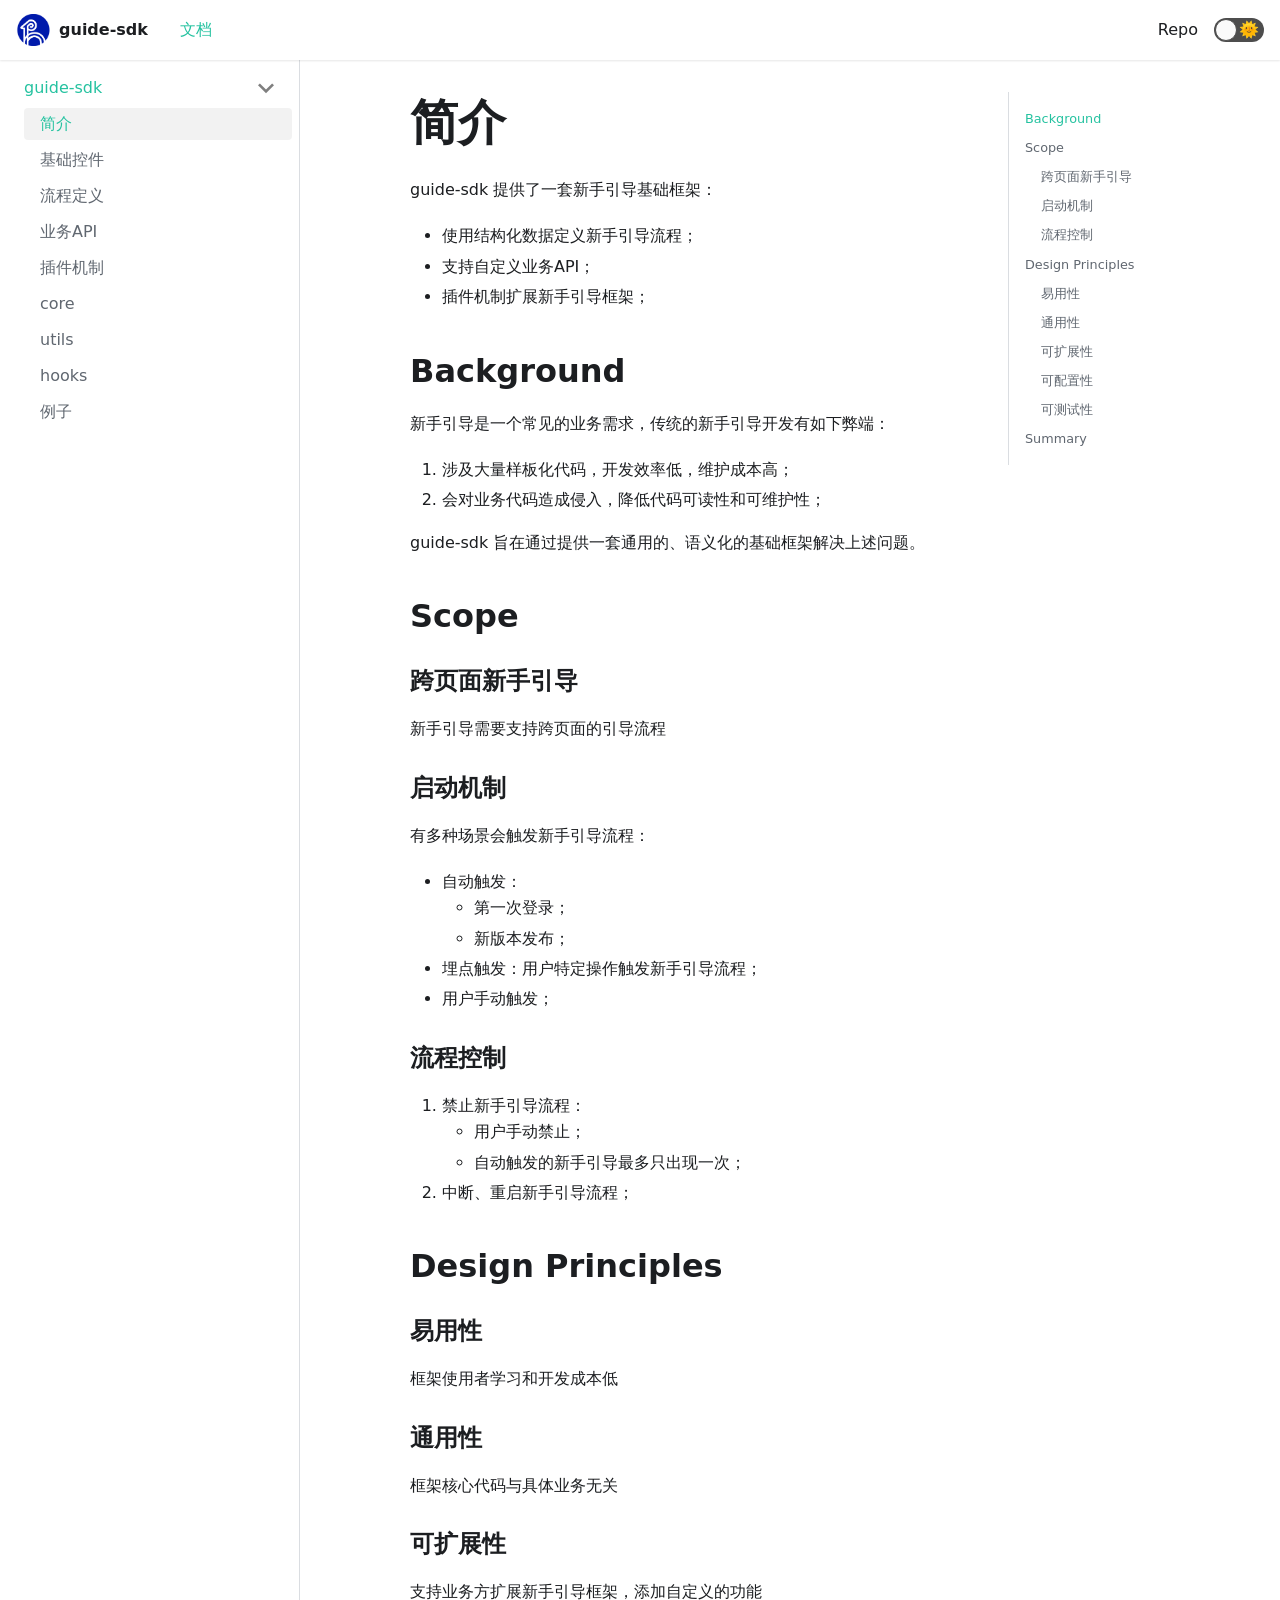
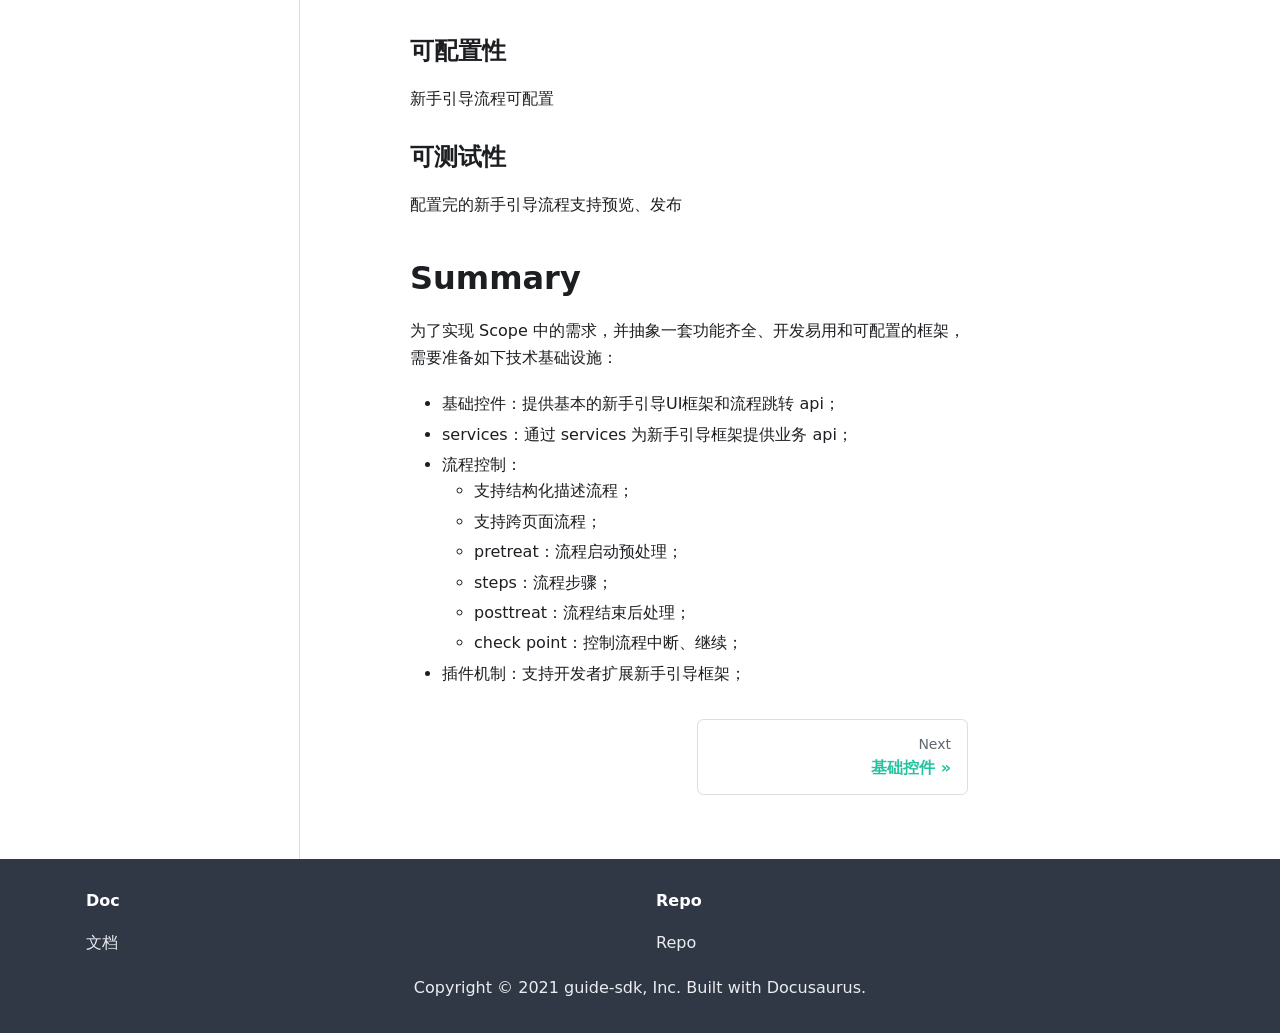
<file: docs/home/index.html>
<!doctype html>
<html lang="en" dir="ltr">
<head>
<meta charset="UTF-8">
<meta name="viewport" content="width=device-width,initial-scale=1">
<meta name="generator" content="Docusaurus v2.0.0-beta.0">
<link rel="alternate" type="application/rss+xml" href="/blog/rss.xml" title="guide-sdk Blog RSS Feed">
<link rel="alternate" type="application/atom+xml" href="/blog/atom.xml" title="guide-sdk Blog Atom Feed"><title data-react-helmet="true">简介 | guide-sdk</title><meta data-react-helmet="true" property="og:url" content="https://your-docusaurus-test-site.com/docs/home"><meta data-react-helmet="true" name="docusaurus_locale" content="en"><meta data-react-helmet="true" name="docusaurus_version" content="current"><meta data-react-helmet="true" name="docusaurus_tag" content="docs-default-current"><meta data-react-helmet="true" property="og:title" content="简介 | guide-sdk"><meta data-react-helmet="true" name="description" content="guide-sdk 提供了一套新手引导基础框架："><meta data-react-helmet="true" property="og:description" content="guide-sdk 提供了一套新手引导基础框架："><link data-react-helmet="true" rel="shortcut icon" href="/img/favicon.ico"><link data-react-helmet="true" rel="canonical" href="https://your-docusaurus-test-site.com/docs/home"><link data-react-helmet="true" rel="alternate" href="https://your-docusaurus-test-site.com/docs/home" hreflang="en"><link data-react-helmet="true" rel="alternate" href="https://your-docusaurus-test-site.com/docs/home" hreflang="x-default"><link rel="stylesheet" href="/assets/css/styles.8f49b137.css">
<link rel="preload" href="/assets/js/runtime~main.ec0b7e6f.js" as="script">
<link rel="preload" href="/assets/js/main.5831ce76.js" as="script">
</head>
<body>
<script>!function(){function t(t){document.documentElement.setAttribute("data-theme",t)}var e=function(){var t=null;try{t=localStorage.getItem("theme")}catch(t){}return t}();t(null!==e?e:"light")}()</script><div id="__docusaurus">
<div><a href="#main" class="skipToContent_2vEk">Skip to main content</a></div><nav class="navbar navbar--fixed-top"><div class="navbar__inner"><div class="navbar__items"><button aria-label="Navigation bar toggle" class="navbar__toggle" type="button" tabindex="0"><svg aria-label="Menu" width="30" height="30" viewBox="0 0 30 30" role="img" focusable="false"><title>Menu</title><path stroke="currentColor" stroke-linecap="round" stroke-miterlimit="10" stroke-width="2" d="M4 7h22M4 15h22M4 23h22"></path></svg></button><a class="navbar__brand" href="/"><img src="/img/logo.png" alt="ys" class="themedImage_2dpp themedImage--light_2yWi navbar__logo"><img src="/img/logo.png" alt="ys" class="themedImage_2dpp themedImage--dark_2O_X navbar__logo"><strong class="navbar__title">guide-sdk</strong></a><a aria-current="page" class="navbar__item navbar__link navbar__link--active" href="/docs/home">文档</a></div><div class="navbar__items navbar__items--right"><a href="https://github.com/yskj-fe/doc-platform" target="_blank" rel="noopener noreferrer" class="navbar__item navbar__link">Repo</a><div class="react-toggle displayOnlyInLargeViewport_2YK8 react-toggle--disabled" role="button" tabindex="-1"><div class="react-toggle-track"><div class="react-toggle-track-check"><span class="toggle_2wcW">🌜</span></div><div class="react-toggle-track-x"><span class="toggle_2wcW">🌞</span></div></div><div class="react-toggle-thumb"></div><input type="checkbox" class="react-toggle-screenreader-only" aria-label="Switch between dark and light mode"></div></div></div><div role="presentation" class="navbar-sidebar__backdrop"></div><div class="navbar-sidebar"><div class="navbar-sidebar__brand"><a class="navbar__brand" href="/"><img src="/img/logo.png" alt="ys" class="themedImage_2dpp themedImage--light_2yWi navbar__logo"><img src="/img/logo.png" alt="ys" class="themedImage_2dpp themedImage--dark_2O_X navbar__logo"><strong class="navbar__title">guide-sdk</strong></a></div><div class="navbar-sidebar__items"><div class="menu"><ul class="menu__list"><li class="menu__list-item"><a aria-current="page" class="menu__link navbar__link--active" href="/docs/home">文档</a></li><li class="menu__list-item"><a href="https://github.com/yskj-fe/doc-platform" target="_blank" rel="noopener noreferrer" class="menu__link">Repo</a></li></ul></div></div></div></nav><div class="main-wrapper docs-wrapper doc-page"><div class="docPage_2hm3"><div class="docSidebarContainer_mF8j" role="complementary"><div class="sidebar_AUih"><div class="menu menu--responsive thin-scrollbar menu_16eN"><button aria-label="Open menu" aria-haspopup="true" class="button button--secondary button--sm menu__button" type="button"><svg aria-label="Menu" class="sidebarMenuIcon_1r51" width="24" height="24" viewBox="0 0 30 30" role="img" focusable="false"><title>Menu</title><path stroke="currentColor" stroke-linecap="round" stroke-miterlimit="10" stroke-width="2" d="M4 7h22M4 15h22M4 23h22"></path></svg></button><ul class="menu__list"><li class="menu__list-item"><a class="menu__link menu__link--sublist menu__link--active" href="#!">guide-sdk</a><ul class="menu__list"><li class="menu__list-item"><a aria-current="page" class="menu__link menu__link--active active" tabindex="0" href="/docs/home">简介</a></li><li class="menu__list-item"><a class="menu__link" tabindex="0" href="/docs/base">基础控件</a></li><li class="menu__list-item"><a class="menu__link" tabindex="0" href="/docs/guide">流程定义</a></li><li class="menu__list-item"><a class="menu__link" tabindex="0" href="/docs/services">业务API</a></li><li class="menu__list-item"><a class="menu__link" tabindex="0" href="/docs/plugins">插件机制</a></li><li class="menu__list-item"><a class="menu__link" tabindex="0" href="/docs/core">core</a></li><li class="menu__list-item"><a class="menu__link" tabindex="0" href="/docs/utils">utils</a></li><li class="menu__list-item"><a class="menu__link" tabindex="0" href="/docs/hooks">hooks</a></li><li class="menu__list-item"><a class="menu__link" tabindex="0" href="/docs/examples">例子</a></li></ul></li></ul></div></div></div><main class="docMainContainer_luF8"><div class="container padding-vert--lg docItemWrapper_12Bq"><div class="row"><div class="col docItemCol_1cpl"><div class="docItemContainer_1YW1"><article><header><h1 class="docTitle_eZEF">简介</h1></header><div class="markdown"><p>guide-sdk 提供了一套新手引导基础框架：</p><ul><li>使用结构化数据定义新手引导流程；</li><li>支持自定义业务API；</li><li>插件机制扩展新手引导框架；</li></ul><h2><a aria-hidden="true" tabindex="-1" class="anchor enhancedAnchor_b0Ka" id="background"></a>Background<a class="hash-link" href="#background" title="Direct link to heading">#</a></h2><p>新手引导是一个常见的业务需求，传统的新手引导开发有如下弊端：</p><ol><li>涉及大量样板化代码，开发效率低，维护成本高；</li><li>会对业务代码造成侵入，降低代码可读性和可维护性；</li></ol><p>guide-sdk 旨在通过提供一套通用的、语义化的基础框架解决上述问题。</p><h2><a aria-hidden="true" tabindex="-1" class="anchor enhancedAnchor_b0Ka" id="scope"></a>Scope<a class="hash-link" href="#scope" title="Direct link to heading">#</a></h2><h3><a aria-hidden="true" tabindex="-1" class="anchor enhancedAnchor_b0Ka" id="跨页面新手引导"></a>跨页面新手引导<a class="hash-link" href="#跨页面新手引导" title="Direct link to heading">#</a></h3><p>新手引导需要支持跨页面的引导流程</p><h3><a aria-hidden="true" tabindex="-1" class="anchor enhancedAnchor_b0Ka" id="启动机制"></a>启动机制<a class="hash-link" href="#启动机制" title="Direct link to heading">#</a></h3><p>有多种场景会触发新手引导流程：</p><ul><li>自动触发：<ul><li>第一次登录；</li><li>新版本发布；</li></ul></li><li>埋点触发：用户特定操作触发新手引导流程；</li><li>用户手动触发；</li></ul><h3><a aria-hidden="true" tabindex="-1" class="anchor enhancedAnchor_b0Ka" id="流程控制"></a>流程控制<a class="hash-link" href="#流程控制" title="Direct link to heading">#</a></h3><ol><li>禁止新手引导流程：<ul><li>用户手动禁止；</li><li>自动触发的新手引导最多只出现一次；</li></ul></li><li>中断、重启新手引导流程；</li></ol><h2><a aria-hidden="true" tabindex="-1" class="anchor enhancedAnchor_b0Ka" id="design-principles"></a>Design Principles<a class="hash-link" href="#design-principles" title="Direct link to heading">#</a></h2><h3><a aria-hidden="true" tabindex="-1" class="anchor enhancedAnchor_b0Ka" id="易用性"></a>易用性<a class="hash-link" href="#易用性" title="Direct link to heading">#</a></h3><p>框架使用者学习和开发成本低</p><h3><a aria-hidden="true" tabindex="-1" class="anchor enhancedAnchor_b0Ka" id="通用性"></a>通用性<a class="hash-link" href="#通用性" title="Direct link to heading">#</a></h3><p>框架核心代码与具体业务无关</p><h3><a aria-hidden="true" tabindex="-1" class="anchor enhancedAnchor_b0Ka" id="可扩展性"></a>可扩展性<a class="hash-link" href="#可扩展性" title="Direct link to heading">#</a></h3><p>支持业务方扩展新手引导框架，添加自定义的功能</p><h3><a aria-hidden="true" tabindex="-1" class="anchor enhancedAnchor_b0Ka" id="可配置性"></a>可配置性<a class="hash-link" href="#可配置性" title="Direct link to heading">#</a></h3><p>新手引导流程可配置</p><h3><a aria-hidden="true" tabindex="-1" class="anchor enhancedAnchor_b0Ka" id="可测试性"></a>可测试性<a class="hash-link" href="#可测试性" title="Direct link to heading">#</a></h3><p>配置完的新手引导流程支持预览、发布</p><h2><a aria-hidden="true" tabindex="-1" class="anchor enhancedAnchor_b0Ka" id="summary"></a>Summary<a class="hash-link" href="#summary" title="Direct link to heading">#</a></h2><p>为了实现 Scope 中的需求，并抽象一套功能齐全、开发易用和可配置的框架，需要准备如下技术基础设施：</p><ul><li>基础控件：提供基本的新手引导UI框架和流程跳转 api；</li><li>services：通过 services 为新手引导框架提供业务 api；</li><li>流程控制：<ul><li>支持结构化描述流程；</li><li>支持跨页面流程；</li><li>pretreat：流程启动预处理；</li><li>steps：流程步骤；</li><li>posttreat：流程结束后处理；</li><li>check point：控制流程中断、继续；</li></ul></li><li>插件机制：支持开发者扩展新手引导框架；</li></ul></div></article><div class="margin-vert--lg"><nav class="pagination-nav" aria-label="Docs pages navigation"><div class="pagination-nav__item"></div><div class="pagination-nav__item pagination-nav__item--next"><a class="pagination-nav__link" href="/docs/base"><div class="pagination-nav__sublabel">Next</div><div class="pagination-nav__label">基础控件 »</div></a></div></nav></div></div></div><div class="col col--3"><div class="tableOfContents_2Tf- thin-scrollbar"><ul class="table-of-contents table-of-contents__left-border"><li><a href="#background" class="table-of-contents__link">Background</a></li><li><a href="#scope" class="table-of-contents__link">Scope</a><ul><li><a href="#跨页面新手引导" class="table-of-contents__link">跨页面新手引导</a></li><li><a href="#启动机制" class="table-of-contents__link">启动机制</a></li><li><a href="#流程控制" class="table-of-contents__link">流程控制</a></li></ul></li><li><a href="#design-principles" class="table-of-contents__link">Design Principles</a><ul><li><a href="#易用性" class="table-of-contents__link">易用性</a></li><li><a href="#通用性" class="table-of-contents__link">通用性</a></li><li><a href="#可扩展性" class="table-of-contents__link">可扩展性</a></li><li><a href="#可配置性" class="table-of-contents__link">可配置性</a></li><li><a href="#可测试性" class="table-of-contents__link">可测试性</a></li></ul></li><li><a href="#summary" class="table-of-contents__link">Summary</a></li></ul></div></div></div></div></main></div></div><footer class="footer footer--dark"><div class="container"><div class="row footer__links"><div class="col footer__col"><h4 class="footer__title">Doc</h4><ul class="footer__items"><li class="footer__item"><a class="footer__link-item" activebasepath="docs" href="/docs/home">文档</a></li></ul></div><div class="col footer__col"><h4 class="footer__title">Repo</h4><ul class="footer__items"><li class="footer__item"><a href="https://github.com/yskj-fe/doc-platform" target="_blank" rel="noopener noreferrer" class="footer__link-item">Repo</a></li></ul></div></div><div class="footer__bottom text--center"><div class="footer__copyright">Copyright © 2021 guide-sdk, Inc. Built with Docusaurus.</div></div></div></footer></div>
<script src="/assets/js/runtime~main.ec0b7e6f.js"></script>
<script src="/assets/js/main.5831ce76.js"></script>
</body>
</html>
</file>
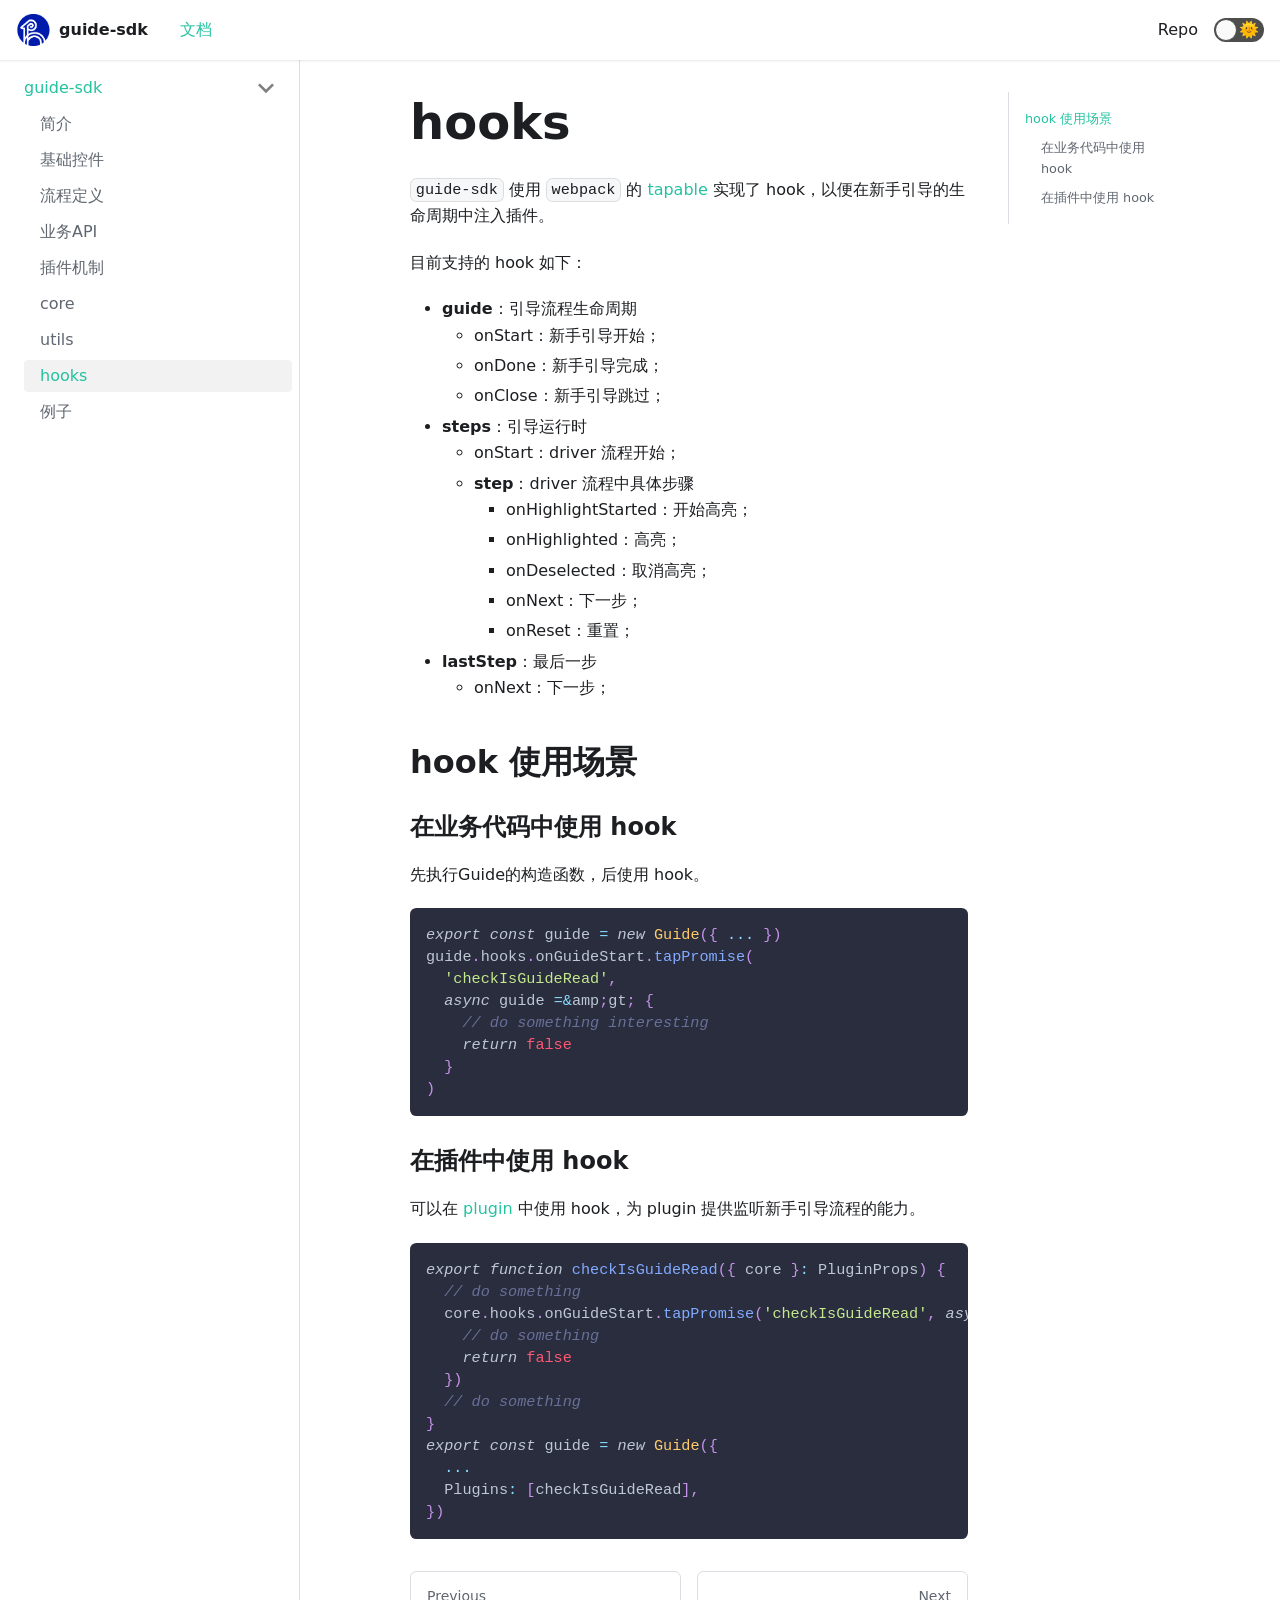
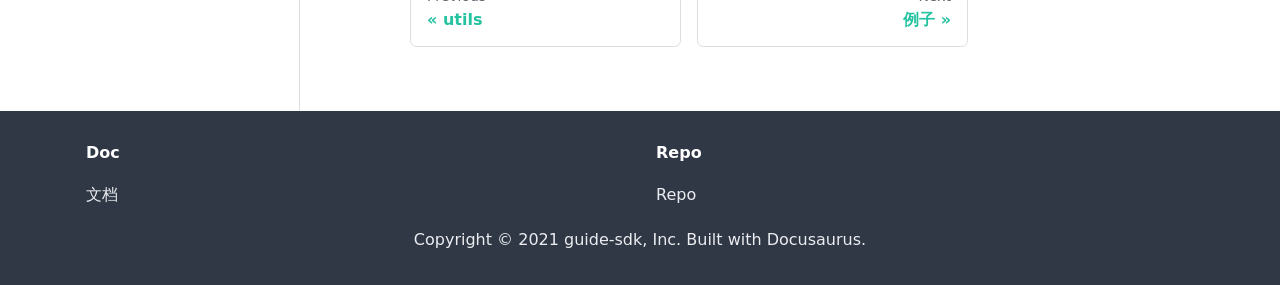
<file: docs/hooks/index.html>
<!doctype html>
<html lang="en" dir="ltr">
<head>
<meta charset="UTF-8">
<meta name="viewport" content="width=device-width,initial-scale=1">
<meta name="generator" content="Docusaurus v2.0.0-beta.0">
<link rel="alternate" type="application/rss+xml" href="/blog/rss.xml" title="guide-sdk Blog RSS Feed">
<link rel="alternate" type="application/atom+xml" href="/blog/atom.xml" title="guide-sdk Blog Atom Feed"><title data-react-helmet="true">hooks | guide-sdk</title><meta data-react-helmet="true" property="og:url" content="https://your-docusaurus-test-site.com/docs/hooks"><meta data-react-helmet="true" name="docusaurus_locale" content="en"><meta data-react-helmet="true" name="docusaurus_version" content="current"><meta data-react-helmet="true" name="docusaurus_tag" content="docs-default-current"><meta data-react-helmet="true" property="og:title" content="hooks | guide-sdk"><meta data-react-helmet="true" name="description" content="guide-sdk 使用 webpack 的 tapable 实现了 hook，以便在新手引导的生命周期中注入插件。"><meta data-react-helmet="true" property="og:description" content="guide-sdk 使用 webpack 的 tapable 实现了 hook，以便在新手引导的生命周期中注入插件。"><link data-react-helmet="true" rel="shortcut icon" href="/img/favicon.ico"><link data-react-helmet="true" rel="canonical" href="https://your-docusaurus-test-site.com/docs/hooks"><link data-react-helmet="true" rel="alternate" href="https://your-docusaurus-test-site.com/docs/hooks" hreflang="en"><link data-react-helmet="true" rel="alternate" href="https://your-docusaurus-test-site.com/docs/hooks" hreflang="x-default"><link rel="stylesheet" href="/assets/css/styles.8f49b137.css">
<link rel="preload" href="/assets/js/runtime~main.ec0b7e6f.js" as="script">
<link rel="preload" href="/assets/js/main.5831ce76.js" as="script">
</head>
<body>
<script>!function(){function t(t){document.documentElement.setAttribute("data-theme",t)}var e=function(){var t=null;try{t=localStorage.getItem("theme")}catch(t){}return t}();t(null!==e?e:"light")}()</script><div id="__docusaurus">
<div><a href="#main" class="skipToContent_2vEk">Skip to main content</a></div><nav class="navbar navbar--fixed-top"><div class="navbar__inner"><div class="navbar__items"><button aria-label="Navigation bar toggle" class="navbar__toggle" type="button" tabindex="0"><svg aria-label="Menu" width="30" height="30" viewBox="0 0 30 30" role="img" focusable="false"><title>Menu</title><path stroke="currentColor" stroke-linecap="round" stroke-miterlimit="10" stroke-width="2" d="M4 7h22M4 15h22M4 23h22"></path></svg></button><a class="navbar__brand" href="/"><img src="/img/logo.png" alt="ys" class="themedImage_2dpp themedImage--light_2yWi navbar__logo"><img src="/img/logo.png" alt="ys" class="themedImage_2dpp themedImage--dark_2O_X navbar__logo"><strong class="navbar__title">guide-sdk</strong></a><a aria-current="page" class="navbar__item navbar__link navbar__link--active" href="/docs/home">文档</a></div><div class="navbar__items navbar__items--right"><a href="https://github.com/yskj-fe/doc-platform" target="_blank" rel="noopener noreferrer" class="navbar__item navbar__link">Repo</a><div class="react-toggle displayOnlyInLargeViewport_2YK8 react-toggle--disabled" role="button" tabindex="-1"><div class="react-toggle-track"><div class="react-toggle-track-check"><span class="toggle_2wcW">🌜</span></div><div class="react-toggle-track-x"><span class="toggle_2wcW">🌞</span></div></div><div class="react-toggle-thumb"></div><input type="checkbox" class="react-toggle-screenreader-only" aria-label="Switch between dark and light mode"></div></div></div><div role="presentation" class="navbar-sidebar__backdrop"></div><div class="navbar-sidebar"><div class="navbar-sidebar__brand"><a class="navbar__brand" href="/"><img src="/img/logo.png" alt="ys" class="themedImage_2dpp themedImage--light_2yWi navbar__logo"><img src="/img/logo.png" alt="ys" class="themedImage_2dpp themedImage--dark_2O_X navbar__logo"><strong class="navbar__title">guide-sdk</strong></a></div><div class="navbar-sidebar__items"><div class="menu"><ul class="menu__list"><li class="menu__list-item"><a aria-current="page" class="menu__link navbar__link--active" href="/docs/home">文档</a></li><li class="menu__list-item"><a href="https://github.com/yskj-fe/doc-platform" target="_blank" rel="noopener noreferrer" class="menu__link">Repo</a></li></ul></div></div></div></nav><div class="main-wrapper docs-wrapper doc-page"><div class="docPage_2hm3"><div class="docSidebarContainer_mF8j" role="complementary"><div class="sidebar_AUih"><div class="menu menu--responsive thin-scrollbar menu_16eN"><button aria-label="Open menu" aria-haspopup="true" class="button button--secondary button--sm menu__button" type="button"><svg aria-label="Menu" class="sidebarMenuIcon_1r51" width="24" height="24" viewBox="0 0 30 30" role="img" focusable="false"><title>Menu</title><path stroke="currentColor" stroke-linecap="round" stroke-miterlimit="10" stroke-width="2" d="M4 7h22M4 15h22M4 23h22"></path></svg></button><ul class="menu__list"><li class="menu__list-item"><a class="menu__link menu__link--sublist menu__link--active" href="#!">guide-sdk</a><ul class="menu__list"><li class="menu__list-item"><a class="menu__link" tabindex="0" href="/docs/home">简介</a></li><li class="menu__list-item"><a class="menu__link" tabindex="0" href="/docs/base">基础控件</a></li><li class="menu__list-item"><a class="menu__link" tabindex="0" href="/docs/guide">流程定义</a></li><li class="menu__list-item"><a class="menu__link" tabindex="0" href="/docs/services">业务API</a></li><li class="menu__list-item"><a class="menu__link" tabindex="0" href="/docs/plugins">插件机制</a></li><li class="menu__list-item"><a class="menu__link" tabindex="0" href="/docs/core">core</a></li><li class="menu__list-item"><a class="menu__link" tabindex="0" href="/docs/utils">utils</a></li><li class="menu__list-item"><a aria-current="page" class="menu__link menu__link--active active" tabindex="0" href="/docs/hooks">hooks</a></li><li class="menu__list-item"><a class="menu__link" tabindex="0" href="/docs/examples">例子</a></li></ul></li></ul></div></div></div><main class="docMainContainer_luF8"><div class="container padding-vert--lg docItemWrapper_12Bq"><div class="row"><div class="col docItemCol_1cpl"><div class="docItemContainer_1YW1"><article><header><h1 class="docTitle_eZEF">hooks</h1></header><div class="markdown"><p><code>guide-sdk</code> 使用 <code>webpack</code> 的 <a href="https://github.com/webpack/tapable" target="_blank" rel="noopener noreferrer">tapable</a> 实现了 hook，以便在新手引导的生命周期中注入插件。</p><p>目前支持的 hook 如下：</p><ul><li><strong>guide</strong>：引导流程生命周期<ul><li>onStart：新手引导开始；</li><li>onDone：新手引导完成；</li><li>onClose：新手引导跳过；</li></ul></li><li><strong>steps</strong>：引导运行时<ul><li>onStart：driver 流程开始；</li><li><strong>step</strong>：driver 流程中具体步骤<ul><li>onHighlightStarted：开始高亮；</li><li>onHighlighted：高亮；</li><li>onDeselected：取消高亮；</li><li>onNext：下一步；</li><li>onReset：重置；</li></ul></li></ul></li><li><strong>lastStep</strong>：最后一步<ul><li>onNext：下一步；</li></ul></li></ul><h2><a aria-hidden="true" tabindex="-1" class="anchor enhancedAnchor_b0Ka" id="hook-使用场景"></a>hook 使用场景<a class="hash-link" href="#hook-使用场景" title="Direct link to heading">#</a></h2><h3><a aria-hidden="true" tabindex="-1" class="anchor enhancedAnchor_b0Ka" id="在业务代码中使用-hook"></a>在业务代码中使用 hook<a class="hash-link" href="#在业务代码中使用-hook" title="Direct link to heading">#</a></h3><p>先执行Guide的构造函数，后使用 hook。</p><div class="codeBlockContainer_2jEK"><div class="codeBlockContent_115_ typescript"><div tabindex="0" class="prism-code language-typescript codeBlock_1XLE thin-scrollbar"><div class="codeBlockLines_2ir3" style="color:#bfc7d5;background-color:#292d3e"><div class="token-line" style="color:#bfc7d5"><span class="token keyword" style="font-style:italic">export</span><span class="token plain"> </span><span class="token keyword" style="font-style:italic">const</span><span class="token plain"> guide </span><span class="token operator" style="color:rgb(137, 221, 255)">=</span><span class="token plain"> </span><span class="token keyword" style="font-style:italic">new</span><span class="token plain"> </span><span class="token class-name maybe-class-name" style="color:rgb(255, 203, 107)">Guide</span><span class="token punctuation" style="color:rgb(199, 146, 234)">(</span><span class="token punctuation" style="color:rgb(199, 146, 234)">{</span><span class="token plain"> </span><span class="token spread operator" style="color:rgb(137, 221, 255)">...</span><span class="token plain"> </span><span class="token punctuation" style="color:rgb(199, 146, 234)">}</span><span class="token punctuation" style="color:rgb(199, 146, 234)">)</span><span class="token plain"></span></div><div class="token-line" style="color:#bfc7d5"><span class="token plain">guide</span><span class="token punctuation" style="color:rgb(199, 146, 234)">.</span><span class="token property-access">hooks</span><span class="token punctuation" style="color:rgb(199, 146, 234)">.</span><span class="token property-access">onGuideStart</span><span class="token punctuation" style="color:rgb(199, 146, 234)">.</span><span class="token method function property-access" style="color:rgb(130, 170, 255)">tapPromise</span><span class="token punctuation" style="color:rgb(199, 146, 234)">(</span><span class="token plain"></span></div><div class="token-line" style="color:#bfc7d5"><span class="token plain">  </span><span class="token string" style="color:rgb(195, 232, 141)">&#x27;checkIsGuideRead&#x27;</span><span class="token punctuation" style="color:rgb(199, 146, 234)">,</span><span class="token plain"></span></div><div class="token-line" style="color:#bfc7d5"><span class="token plain">  </span><span class="token keyword" style="font-style:italic">async</span><span class="token plain"> guide </span><span class="token operator" style="color:rgb(137, 221, 255)">=</span><span class="token operator" style="color:rgb(137, 221, 255)">&amp;</span><span class="token plain">amp</span><span class="token punctuation" style="color:rgb(199, 146, 234)">;</span><span class="token plain">gt</span><span class="token punctuation" style="color:rgb(199, 146, 234)">;</span><span class="token plain"> </span><span class="token punctuation" style="color:rgb(199, 146, 234)">{</span><span class="token plain"></span></div><div class="token-line" style="color:#bfc7d5"><span class="token plain">    </span><span class="token comment" style="color:rgb(105, 112, 152);font-style:italic">// do something interesting</span><span class="token plain"></span></div><div class="token-line" style="color:#bfc7d5"><span class="token plain">    </span><span class="token keyword" style="font-style:italic">return</span><span class="token plain"> </span><span class="token boolean" style="color:rgb(255, 88, 116)">false</span><span class="token plain"></span></div><div class="token-line" style="color:#bfc7d5"><span class="token plain">  </span><span class="token punctuation" style="color:rgb(199, 146, 234)">}</span><span class="token plain"></span></div><div class="token-line" style="color:#bfc7d5"><span class="token plain"></span><span class="token punctuation" style="color:rgb(199, 146, 234)">)</span></div></div></div><button type="button" aria-label="Copy code to clipboard" class="copyButton_3nrq">Copy</button></div></div><h3><a aria-hidden="true" tabindex="-1" class="anchor enhancedAnchor_b0Ka" id="在插件中使用-hook"></a>在插件中使用 hook<a class="hash-link" href="#在插件中使用-hook" title="Direct link to heading">#</a></h3><p>可以在 <a href="/docs/plugins">plugin</a> 中使用 hook，为 plugin 提供监听新手引导流程的能力。</p><div class="codeBlockContainer_2jEK"><div class="codeBlockContent_115_ typescript"><div tabindex="0" class="prism-code language-typescript codeBlock_1XLE thin-scrollbar"><div class="codeBlockLines_2ir3" style="color:#bfc7d5;background-color:#292d3e"><div class="token-line" style="color:#bfc7d5"><span class="token keyword" style="font-style:italic">export</span><span class="token plain"> </span><span class="token keyword" style="font-style:italic">function</span><span class="token plain"> </span><span class="token function" style="color:rgb(130, 170, 255)">checkIsGuideRead</span><span class="token punctuation" style="color:rgb(199, 146, 234)">(</span><span class="token punctuation" style="color:rgb(199, 146, 234)">{</span><span class="token plain"> core </span><span class="token punctuation" style="color:rgb(199, 146, 234)">}</span><span class="token operator" style="color:rgb(137, 221, 255)">:</span><span class="token plain"> </span><span class="token maybe-class-name">PluginProps</span><span class="token punctuation" style="color:rgb(199, 146, 234)">)</span><span class="token plain"> </span><span class="token punctuation" style="color:rgb(199, 146, 234)">{</span><span class="token plain"></span></div><div class="token-line" style="color:#bfc7d5"><span class="token plain">  </span><span class="token comment" style="color:rgb(105, 112, 152);font-style:italic">// do something</span><span class="token plain"></span></div><div class="token-line" style="color:#bfc7d5"><span class="token plain">  core</span><span class="token punctuation" style="color:rgb(199, 146, 234)">.</span><span class="token property-access">hooks</span><span class="token punctuation" style="color:rgb(199, 146, 234)">.</span><span class="token property-access">onGuideStart</span><span class="token punctuation" style="color:rgb(199, 146, 234)">.</span><span class="token method function property-access" style="color:rgb(130, 170, 255)">tapPromise</span><span class="token punctuation" style="color:rgb(199, 146, 234)">(</span><span class="token string" style="color:rgb(195, 232, 141)">&#x27;checkIsGuideRead&#x27;</span><span class="token punctuation" style="color:rgb(199, 146, 234)">,</span><span class="token plain"> </span><span class="token keyword" style="font-style:italic">async</span><span class="token plain"> guide </span><span class="token operator" style="color:rgb(137, 221, 255)">=</span><span class="token operator" style="color:rgb(137, 221, 255)">&amp;</span><span class="token plain">amp</span><span class="token punctuation" style="color:rgb(199, 146, 234)">;</span><span class="token plain">gt</span><span class="token punctuation" style="color:rgb(199, 146, 234)">;</span><span class="token plain"> </span><span class="token punctuation" style="color:rgb(199, 146, 234)">{</span><span class="token plain"></span></div><div class="token-line" style="color:#bfc7d5"><span class="token plain">    </span><span class="token comment" style="color:rgb(105, 112, 152);font-style:italic">// do something</span><span class="token plain"></span></div><div class="token-line" style="color:#bfc7d5"><span class="token plain">    </span><span class="token keyword" style="font-style:italic">return</span><span class="token plain"> </span><span class="token boolean" style="color:rgb(255, 88, 116)">false</span><span class="token plain"></span></div><div class="token-line" style="color:#bfc7d5"><span class="token plain">  </span><span class="token punctuation" style="color:rgb(199, 146, 234)">}</span><span class="token punctuation" style="color:rgb(199, 146, 234)">)</span><span class="token plain"></span></div><div class="token-line" style="color:#bfc7d5"><span class="token plain">  </span><span class="token comment" style="color:rgb(105, 112, 152);font-style:italic">// do something</span><span class="token plain"></span></div><div class="token-line" style="color:#bfc7d5"><span class="token plain"></span><span class="token punctuation" style="color:rgb(199, 146, 234)">}</span><span class="token plain"></span></div><div class="token-line" style="color:#bfc7d5"><span class="token plain"></span><span class="token keyword" style="font-style:italic">export</span><span class="token plain"> </span><span class="token keyword" style="font-style:italic">const</span><span class="token plain"> guide </span><span class="token operator" style="color:rgb(137, 221, 255)">=</span><span class="token plain"> </span><span class="token keyword" style="font-style:italic">new</span><span class="token plain"> </span><span class="token class-name maybe-class-name" style="color:rgb(255, 203, 107)">Guide</span><span class="token punctuation" style="color:rgb(199, 146, 234)">(</span><span class="token punctuation" style="color:rgb(199, 146, 234)">{</span><span class="token plain"></span></div><div class="token-line" style="color:#bfc7d5"><span class="token plain">  </span><span class="token spread operator" style="color:rgb(137, 221, 255)">...</span><span class="token plain"></span></div><div class="token-line" style="color:#bfc7d5"><span class="token plain">  </span><span class="token maybe-class-name">Plugins</span><span class="token operator" style="color:rgb(137, 221, 255)">:</span><span class="token plain"> </span><span class="token punctuation" style="color:rgb(199, 146, 234)">[</span><span class="token plain">checkIsGuideRead</span><span class="token punctuation" style="color:rgb(199, 146, 234)">]</span><span class="token punctuation" style="color:rgb(199, 146, 234)">,</span><span class="token plain"></span></div><div class="token-line" style="color:#bfc7d5"><span class="token plain"></span><span class="token punctuation" style="color:rgb(199, 146, 234)">}</span><span class="token punctuation" style="color:rgb(199, 146, 234)">)</span></div></div></div><button type="button" aria-label="Copy code to clipboard" class="copyButton_3nrq">Copy</button></div></div></div></article><div class="margin-vert--lg"><nav class="pagination-nav" aria-label="Docs pages navigation"><div class="pagination-nav__item"><a class="pagination-nav__link" href="/docs/utils"><div class="pagination-nav__sublabel">Previous</div><div class="pagination-nav__label">« utils</div></a></div><div class="pagination-nav__item pagination-nav__item--next"><a class="pagination-nav__link" href="/docs/examples"><div class="pagination-nav__sublabel">Next</div><div class="pagination-nav__label">例子 »</div></a></div></nav></div></div></div><div class="col col--3"><div class="tableOfContents_2Tf- thin-scrollbar"><ul class="table-of-contents table-of-contents__left-border"><li><a href="#hook-使用场景" class="table-of-contents__link">hook 使用场景</a><ul><li><a href="#在业务代码中使用-hook" class="table-of-contents__link">在业务代码中使用 hook</a></li><li><a href="#在插件中使用-hook" class="table-of-contents__link">在插件中使用 hook</a></li></ul></li></ul></div></div></div></div></main></div></div><footer class="footer footer--dark"><div class="container"><div class="row footer__links"><div class="col footer__col"><h4 class="footer__title">Doc</h4><ul class="footer__items"><li class="footer__item"><a class="footer__link-item" activebasepath="docs" href="/docs/home">文档</a></li></ul></div><div class="col footer__col"><h4 class="footer__title">Repo</h4><ul class="footer__items"><li class="footer__item"><a href="https://github.com/yskj-fe/doc-platform" target="_blank" rel="noopener noreferrer" class="footer__link-item">Repo</a></li></ul></div></div><div class="footer__bottom text--center"><div class="footer__copyright">Copyright © 2021 guide-sdk, Inc. Built with Docusaurus.</div></div></div></footer></div>
<script src="/assets/js/runtime~main.ec0b7e6f.js"></script>
<script src="/assets/js/main.5831ce76.js"></script>
</body>
</html>
</file>
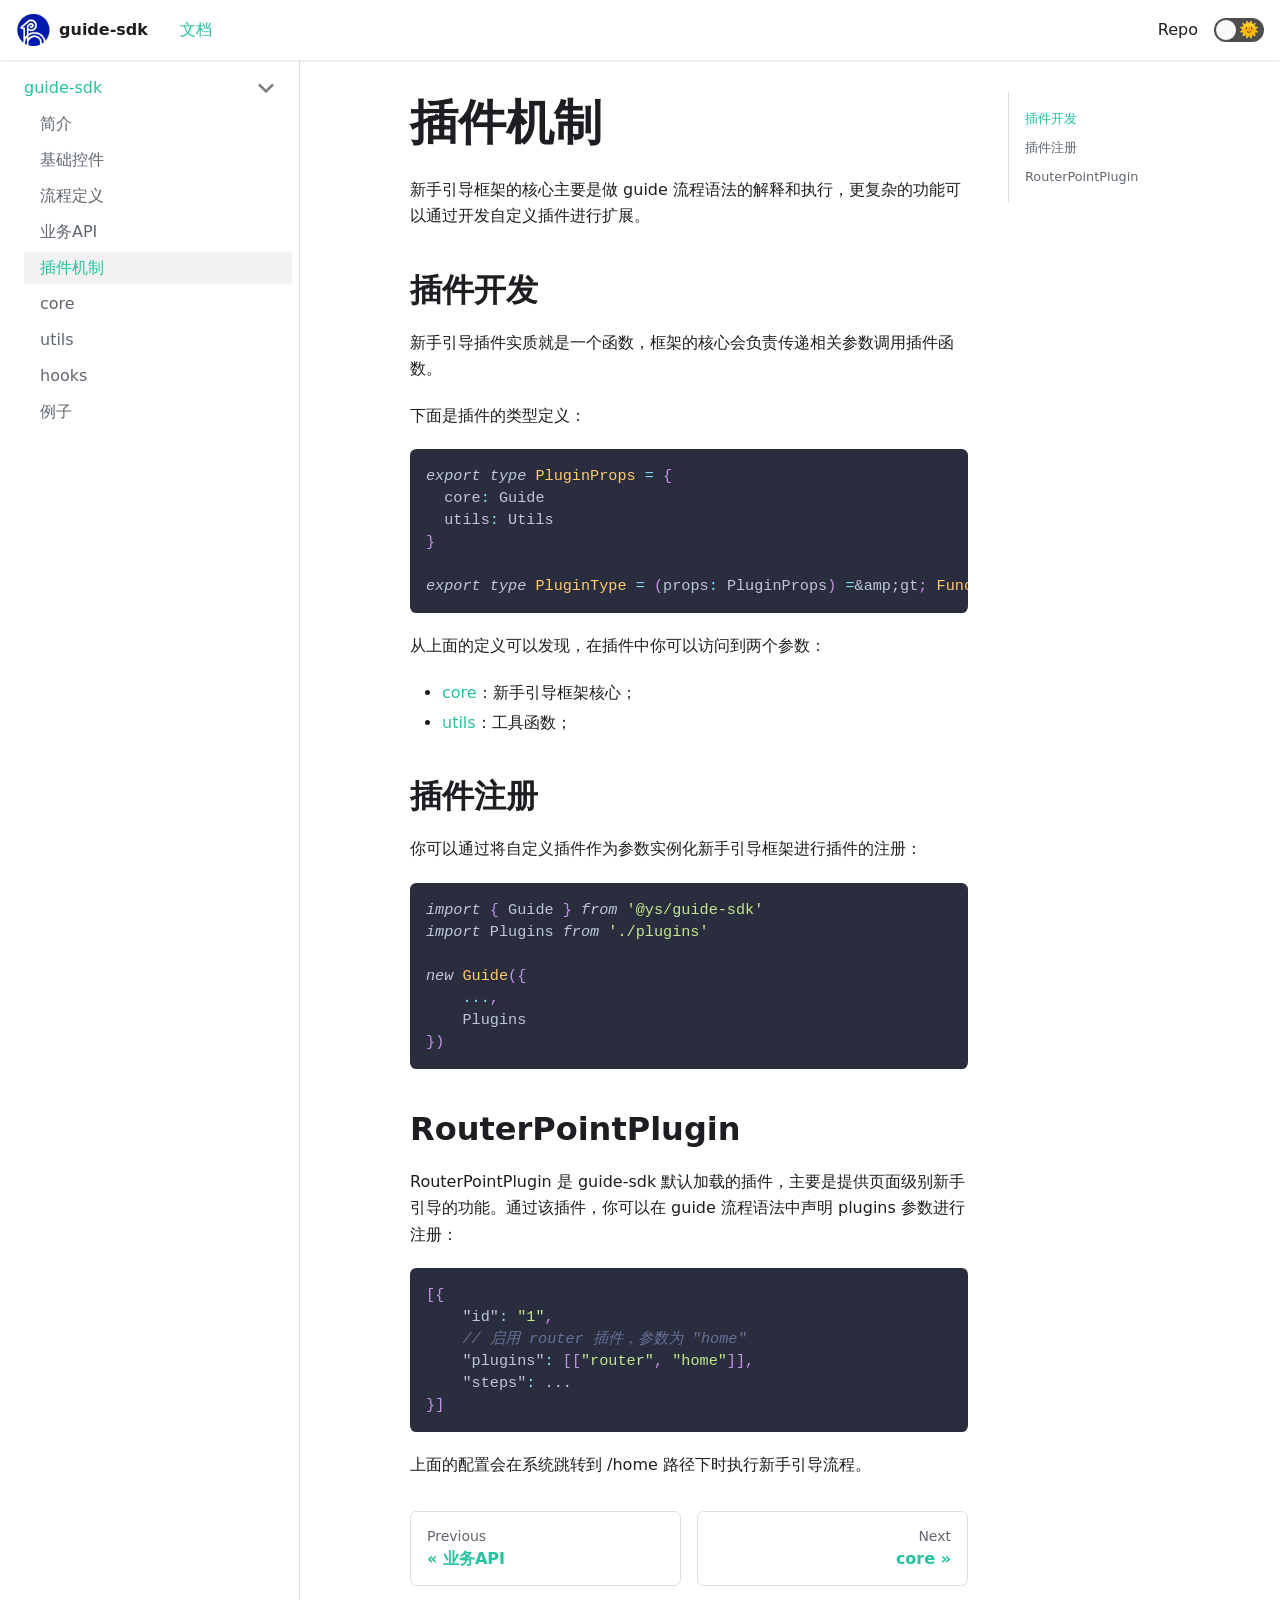
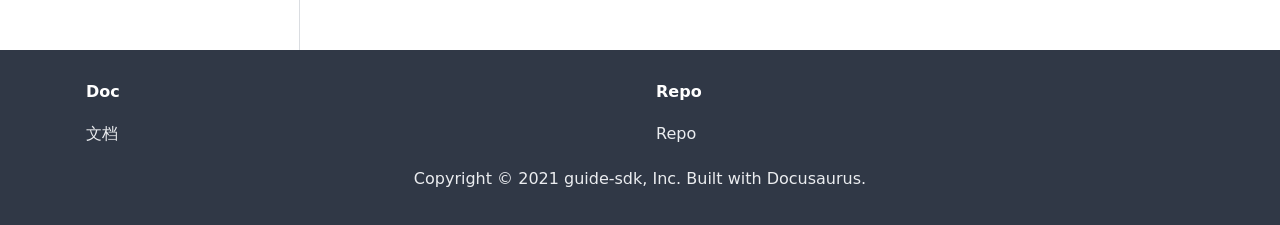
<file: docs/plugins/index.html>
<!doctype html>
<html lang="en" dir="ltr">
<head>
<meta charset="UTF-8">
<meta name="viewport" content="width=device-width,initial-scale=1">
<meta name="generator" content="Docusaurus v2.0.0-beta.0">
<link rel="alternate" type="application/rss+xml" href="/blog/rss.xml" title="guide-sdk Blog RSS Feed">
<link rel="alternate" type="application/atom+xml" href="/blog/atom.xml" title="guide-sdk Blog Atom Feed"><title data-react-helmet="true">插件机制 | guide-sdk</title><meta data-react-helmet="true" property="og:url" content="https://your-docusaurus-test-site.com/docs/plugins"><meta data-react-helmet="true" name="docusaurus_locale" content="en"><meta data-react-helmet="true" name="docusaurus_version" content="current"><meta data-react-helmet="true" name="docusaurus_tag" content="docs-default-current"><meta data-react-helmet="true" property="og:title" content="插件机制 | guide-sdk"><meta data-react-helmet="true" name="description" content="新手引导框架的核心主要是做 guide 流程语法的解释和执行，更复杂的功能可以通过开发自定义插件进行扩展。"><meta data-react-helmet="true" property="og:description" content="新手引导框架的核心主要是做 guide 流程语法的解释和执行，更复杂的功能可以通过开发自定义插件进行扩展。"><link data-react-helmet="true" rel="shortcut icon" href="/img/favicon.ico"><link data-react-helmet="true" rel="canonical" href="https://your-docusaurus-test-site.com/docs/plugins"><link data-react-helmet="true" rel="alternate" href="https://your-docusaurus-test-site.com/docs/plugins" hreflang="en"><link data-react-helmet="true" rel="alternate" href="https://your-docusaurus-test-site.com/docs/plugins" hreflang="x-default"><link rel="stylesheet" href="/assets/css/styles.8f49b137.css">
<link rel="preload" href="/assets/js/runtime~main.ec0b7e6f.js" as="script">
<link rel="preload" href="/assets/js/main.5831ce76.js" as="script">
</head>
<body>
<script>!function(){function t(t){document.documentElement.setAttribute("data-theme",t)}var e=function(){var t=null;try{t=localStorage.getItem("theme")}catch(t){}return t}();t(null!==e?e:"light")}()</script><div id="__docusaurus">
<div><a href="#main" class="skipToContent_2vEk">Skip to main content</a></div><nav class="navbar navbar--fixed-top"><div class="navbar__inner"><div class="navbar__items"><button aria-label="Navigation bar toggle" class="navbar__toggle" type="button" tabindex="0"><svg aria-label="Menu" width="30" height="30" viewBox="0 0 30 30" role="img" focusable="false"><title>Menu</title><path stroke="currentColor" stroke-linecap="round" stroke-miterlimit="10" stroke-width="2" d="M4 7h22M4 15h22M4 23h22"></path></svg></button><a class="navbar__brand" href="/"><img src="/img/logo.png" alt="ys" class="themedImage_2dpp themedImage--light_2yWi navbar__logo"><img src="/img/logo.png" alt="ys" class="themedImage_2dpp themedImage--dark_2O_X navbar__logo"><strong class="navbar__title">guide-sdk</strong></a><a aria-current="page" class="navbar__item navbar__link navbar__link--active" href="/docs/home">文档</a></div><div class="navbar__items navbar__items--right"><a href="https://github.com/yskj-fe/doc-platform" target="_blank" rel="noopener noreferrer" class="navbar__item navbar__link">Repo</a><div class="react-toggle displayOnlyInLargeViewport_2YK8 react-toggle--disabled" role="button" tabindex="-1"><div class="react-toggle-track"><div class="react-toggle-track-check"><span class="toggle_2wcW">🌜</span></div><div class="react-toggle-track-x"><span class="toggle_2wcW">🌞</span></div></div><div class="react-toggle-thumb"></div><input type="checkbox" class="react-toggle-screenreader-only" aria-label="Switch between dark and light mode"></div></div></div><div role="presentation" class="navbar-sidebar__backdrop"></div><div class="navbar-sidebar"><div class="navbar-sidebar__brand"><a class="navbar__brand" href="/"><img src="/img/logo.png" alt="ys" class="themedImage_2dpp themedImage--light_2yWi navbar__logo"><img src="/img/logo.png" alt="ys" class="themedImage_2dpp themedImage--dark_2O_X navbar__logo"><strong class="navbar__title">guide-sdk</strong></a></div><div class="navbar-sidebar__items"><div class="menu"><ul class="menu__list"><li class="menu__list-item"><a aria-current="page" class="menu__link navbar__link--active" href="/docs/home">文档</a></li><li class="menu__list-item"><a href="https://github.com/yskj-fe/doc-platform" target="_blank" rel="noopener noreferrer" class="menu__link">Repo</a></li></ul></div></div></div></nav><div class="main-wrapper docs-wrapper doc-page"><div class="docPage_2hm3"><div class="docSidebarContainer_mF8j" role="complementary"><div class="sidebar_AUih"><div class="menu menu--responsive thin-scrollbar menu_16eN"><button aria-label="Open menu" aria-haspopup="true" class="button button--secondary button--sm menu__button" type="button"><svg aria-label="Menu" class="sidebarMenuIcon_1r51" width="24" height="24" viewBox="0 0 30 30" role="img" focusable="false"><title>Menu</title><path stroke="currentColor" stroke-linecap="round" stroke-miterlimit="10" stroke-width="2" d="M4 7h22M4 15h22M4 23h22"></path></svg></button><ul class="menu__list"><li class="menu__list-item"><a class="menu__link menu__link--sublist menu__link--active" href="#!">guide-sdk</a><ul class="menu__list"><li class="menu__list-item"><a class="menu__link" tabindex="0" href="/docs/home">简介</a></li><li class="menu__list-item"><a class="menu__link" tabindex="0" href="/docs/base">基础控件</a></li><li class="menu__list-item"><a class="menu__link" tabindex="0" href="/docs/guide">流程定义</a></li><li class="menu__list-item"><a class="menu__link" tabindex="0" href="/docs/services">业务API</a></li><li class="menu__list-item"><a aria-current="page" class="menu__link menu__link--active active" tabindex="0" href="/docs/plugins">插件机制</a></li><li class="menu__list-item"><a class="menu__link" tabindex="0" href="/docs/core">core</a></li><li class="menu__list-item"><a class="menu__link" tabindex="0" href="/docs/utils">utils</a></li><li class="menu__list-item"><a class="menu__link" tabindex="0" href="/docs/hooks">hooks</a></li><li class="menu__list-item"><a class="menu__link" tabindex="0" href="/docs/examples">例子</a></li></ul></li></ul></div></div></div><main class="docMainContainer_luF8"><div class="container padding-vert--lg docItemWrapper_12Bq"><div class="row"><div class="col docItemCol_1cpl"><div class="docItemContainer_1YW1"><article><header><h1 class="docTitle_eZEF">插件机制</h1></header><div class="markdown"><p>新手引导框架的核心主要是做 guide 流程语法的解释和执行，更复杂的功能可以通过开发自定义插件进行扩展。</p><h2><a aria-hidden="true" tabindex="-1" class="anchor enhancedAnchor_b0Ka" id="插件开发"></a>插件开发<a class="hash-link" href="#插件开发" title="Direct link to heading">#</a></h2><p>新手引导插件实质就是一个函数，框架的核心会负责传递相关参数调用插件函数。</p><p>下面是插件的类型定义：</p><div class="codeBlockContainer_2jEK"><div class="codeBlockContent_115_ tsx"><div tabindex="0" class="prism-code language-tsx codeBlock_1XLE thin-scrollbar"><div class="codeBlockLines_2ir3" style="color:#bfc7d5;background-color:#292d3e"><div class="token-line" style="color:#bfc7d5"><span class="token keyword" style="font-style:italic">export</span><span class="token plain"> </span><span class="token keyword" style="font-style:italic">type</span><span class="token plain"> </span><span class="token class-name maybe-class-name" style="color:rgb(255, 203, 107)">PluginProps</span><span class="token plain"> </span><span class="token operator" style="color:rgb(137, 221, 255)">=</span><span class="token plain"> </span><span class="token punctuation" style="color:rgb(199, 146, 234)">{</span><span class="token plain"></span></div><div class="token-line" style="color:#bfc7d5"><span class="token plain">  core</span><span class="token operator" style="color:rgb(137, 221, 255)">:</span><span class="token plain"> </span><span class="token maybe-class-name">Guide</span><span class="token plain"></span></div><div class="token-line" style="color:#bfc7d5"><span class="token plain">  utils</span><span class="token operator" style="color:rgb(137, 221, 255)">:</span><span class="token plain"> </span><span class="token maybe-class-name">Utils</span><span class="token plain"></span></div><div class="token-line" style="color:#bfc7d5"><span class="token plain"></span><span class="token punctuation" style="color:rgb(199, 146, 234)">}</span><span class="token plain"></span></div><div class="token-line" style="color:#bfc7d5"><span class="token plain" style="display:inline-block">
</span></div><div class="token-line" style="color:#bfc7d5"><span class="token plain"></span><span class="token keyword" style="font-style:italic">export</span><span class="token plain"> </span><span class="token keyword" style="font-style:italic">type</span><span class="token plain"> </span><span class="token class-name maybe-class-name" style="color:rgb(255, 203, 107)">PluginType</span><span class="token plain"> </span><span class="token operator" style="color:rgb(137, 221, 255)">=</span><span class="token plain"> </span><span class="token punctuation" style="color:rgb(199, 146, 234)">(</span><span class="token plain">props</span><span class="token operator" style="color:rgb(137, 221, 255)">:</span><span class="token plain"> </span><span class="token maybe-class-name">PluginProps</span><span class="token punctuation" style="color:rgb(199, 146, 234)">)</span><span class="token plain"> </span><span class="token operator" style="color:rgb(137, 221, 255)">=</span><span class="token entity named-entity">&amp;amp;</span><span class="token plain">gt</span><span class="token punctuation" style="color:rgb(199, 146, 234)">;</span><span class="token plain"> </span><span class="token known-class-name class-name" style="color:rgb(255, 203, 107)">Function</span><span class="token plain"> </span><span class="token operator" style="color:rgb(137, 221, 255)">|</span><span class="token plain"> </span><span class="token keyword" style="font-style:italic">void</span></div></div></div><button type="button" aria-label="Copy code to clipboard" class="copyButton_3nrq">Copy</button></div></div><p>从上面的定义可以发现，在插件中你可以访问到两个参数：</p><ul><li><a href="/docs/core">core</a>：新手引导框架核心；</li><li><a href="/docs/utils">utils</a>：工具函数；</li></ul><h2><a aria-hidden="true" tabindex="-1" class="anchor enhancedAnchor_b0Ka" id="插件注册"></a>插件注册<a class="hash-link" href="#插件注册" title="Direct link to heading">#</a></h2><p>你可以通过将自定义插件作为参数实例化新手引导框架进行插件的注册：</p><div class="codeBlockContainer_2jEK"><div class="codeBlockContent_115_ tsx"><div tabindex="0" class="prism-code language-tsx codeBlock_1XLE thin-scrollbar"><div class="codeBlockLines_2ir3" style="color:#bfc7d5;background-color:#292d3e"><div class="token-line" style="color:#bfc7d5"><span class="token keyword" style="font-style:italic">import</span><span class="token plain"> </span><span class="token punctuation" style="color:rgb(199, 146, 234)">{</span><span class="token plain"> </span><span class="token maybe-class-name">Guide</span><span class="token plain"> </span><span class="token punctuation" style="color:rgb(199, 146, 234)">}</span><span class="token plain"> </span><span class="token keyword" style="font-style:italic">from</span><span class="token plain"> </span><span class="token string" style="color:rgb(195, 232, 141)">&#x27;@ys/guide-sdk&#x27;</span><span class="token plain"></span></div><div class="token-line" style="color:#bfc7d5"><span class="token plain"></span><span class="token keyword" style="font-style:italic">import</span><span class="token plain"> </span><span class="token maybe-class-name">Plugins</span><span class="token plain"> </span><span class="token keyword" style="font-style:italic">from</span><span class="token plain"> </span><span class="token string" style="color:rgb(195, 232, 141)">&#x27;./plugins&#x27;</span><span class="token plain"></span></div><div class="token-line" style="color:#bfc7d5"><span class="token plain" style="display:inline-block">
</span></div><div class="token-line" style="color:#bfc7d5"><span class="token plain"></span><span class="token keyword" style="font-style:italic">new</span><span class="token plain"> </span><span class="token class-name maybe-class-name" style="color:rgb(255, 203, 107)">Guide</span><span class="token punctuation" style="color:rgb(199, 146, 234)">(</span><span class="token punctuation" style="color:rgb(199, 146, 234)">{</span><span class="token plain"></span></div><div class="token-line" style="color:#bfc7d5"><span class="token plain">    </span><span class="token operator" style="color:rgb(137, 221, 255)">...</span><span class="token punctuation" style="color:rgb(199, 146, 234)">,</span><span class="token plain"></span></div><div class="token-line" style="color:#bfc7d5"><span class="token plain">    </span><span class="token maybe-class-name">Plugins</span><span class="token plain"></span></div><div class="token-line" style="color:#bfc7d5"><span class="token plain"></span><span class="token punctuation" style="color:rgb(199, 146, 234)">}</span><span class="token punctuation" style="color:rgb(199, 146, 234)">)</span></div></div></div><button type="button" aria-label="Copy code to clipboard" class="copyButton_3nrq">Copy</button></div></div><h2><a aria-hidden="true" tabindex="-1" class="anchor enhancedAnchor_b0Ka" id="routerpointplugin"></a>RouterPointPlugin<a class="hash-link" href="#routerpointplugin" title="Direct link to heading">#</a></h2><p>RouterPointPlugin 是 guide-sdk 默认加载的插件，主要是提供页面级别新手引导的功能。通过该插件，你可以在 guide 流程语法中声明 plugins 参数进行注册：</p><div class="codeBlockContainer_2jEK"><div class="codeBlockContent_115_ json"><div tabindex="0" class="prism-code language-json codeBlock_1XLE thin-scrollbar"><div class="codeBlockLines_2ir3" style="color:#bfc7d5;background-color:#292d3e"><div class="token-line" style="color:#bfc7d5"><span class="token punctuation" style="color:rgb(199, 146, 234)">[</span><span class="token punctuation" style="color:rgb(199, 146, 234)">{</span><span class="token plain"></span></div><div class="token-line" style="color:#bfc7d5"><span class="token plain">    </span><span class="token property">&quot;id&quot;</span><span class="token operator" style="color:rgb(137, 221, 255)">:</span><span class="token plain"> </span><span class="token string" style="color:rgb(195, 232, 141)">&quot;1&quot;</span><span class="token punctuation" style="color:rgb(199, 146, 234)">,</span><span class="token plain"></span></div><div class="token-line" style="color:#bfc7d5"><span class="token plain">    </span><span class="token comment" style="color:rgb(105, 112, 152);font-style:italic">// 启用 router 插件，参数为 &quot;home&quot;</span><span class="token plain"></span></div><div class="token-line" style="color:#bfc7d5"><span class="token plain">    </span><span class="token property">&quot;plugins&quot;</span><span class="token operator" style="color:rgb(137, 221, 255)">:</span><span class="token plain"> </span><span class="token punctuation" style="color:rgb(199, 146, 234)">[</span><span class="token punctuation" style="color:rgb(199, 146, 234)">[</span><span class="token string" style="color:rgb(195, 232, 141)">&quot;router&quot;</span><span class="token punctuation" style="color:rgb(199, 146, 234)">,</span><span class="token plain"> </span><span class="token string" style="color:rgb(195, 232, 141)">&quot;home&quot;</span><span class="token punctuation" style="color:rgb(199, 146, 234)">]</span><span class="token punctuation" style="color:rgb(199, 146, 234)">]</span><span class="token punctuation" style="color:rgb(199, 146, 234)">,</span><span class="token plain"></span></div><div class="token-line" style="color:#bfc7d5"><span class="token plain">    </span><span class="token property">&quot;steps&quot;</span><span class="token operator" style="color:rgb(137, 221, 255)">:</span><span class="token plain"> ...</span></div><div class="token-line" style="color:#bfc7d5"><span class="token plain"></span><span class="token punctuation" style="color:rgb(199, 146, 234)">}</span><span class="token punctuation" style="color:rgb(199, 146, 234)">]</span></div></div></div><button type="button" aria-label="Copy code to clipboard" class="copyButton_3nrq">Copy</button></div></div><p>上面的配置会在系统跳转到 /home 路径下时执行新手引导流程。</p></div></article><div class="margin-vert--lg"><nav class="pagination-nav" aria-label="Docs pages navigation"><div class="pagination-nav__item"><a class="pagination-nav__link" href="/docs/services"><div class="pagination-nav__sublabel">Previous</div><div class="pagination-nav__label">« 业务API</div></a></div><div class="pagination-nav__item pagination-nav__item--next"><a class="pagination-nav__link" href="/docs/core"><div class="pagination-nav__sublabel">Next</div><div class="pagination-nav__label">core »</div></a></div></nav></div></div></div><div class="col col--3"><div class="tableOfContents_2Tf- thin-scrollbar"><ul class="table-of-contents table-of-contents__left-border"><li><a href="#插件开发" class="table-of-contents__link">插件开发</a></li><li><a href="#插件注册" class="table-of-contents__link">插件注册</a></li><li><a href="#routerpointplugin" class="table-of-contents__link">RouterPointPlugin</a></li></ul></div></div></div></div></main></div></div><footer class="footer footer--dark"><div class="container"><div class="row footer__links"><div class="col footer__col"><h4 class="footer__title">Doc</h4><ul class="footer__items"><li class="footer__item"><a class="footer__link-item" activebasepath="docs" href="/docs/home">文档</a></li></ul></div><div class="col footer__col"><h4 class="footer__title">Repo</h4><ul class="footer__items"><li class="footer__item"><a href="https://github.com/yskj-fe/doc-platform" target="_blank" rel="noopener noreferrer" class="footer__link-item">Repo</a></li></ul></div></div><div class="footer__bottom text--center"><div class="footer__copyright">Copyright © 2021 guide-sdk, Inc. Built with Docusaurus.</div></div></div></footer></div>
<script src="/assets/js/runtime~main.ec0b7e6f.js"></script>
<script src="/assets/js/main.5831ce76.js"></script>
</body>
</html>
</file>
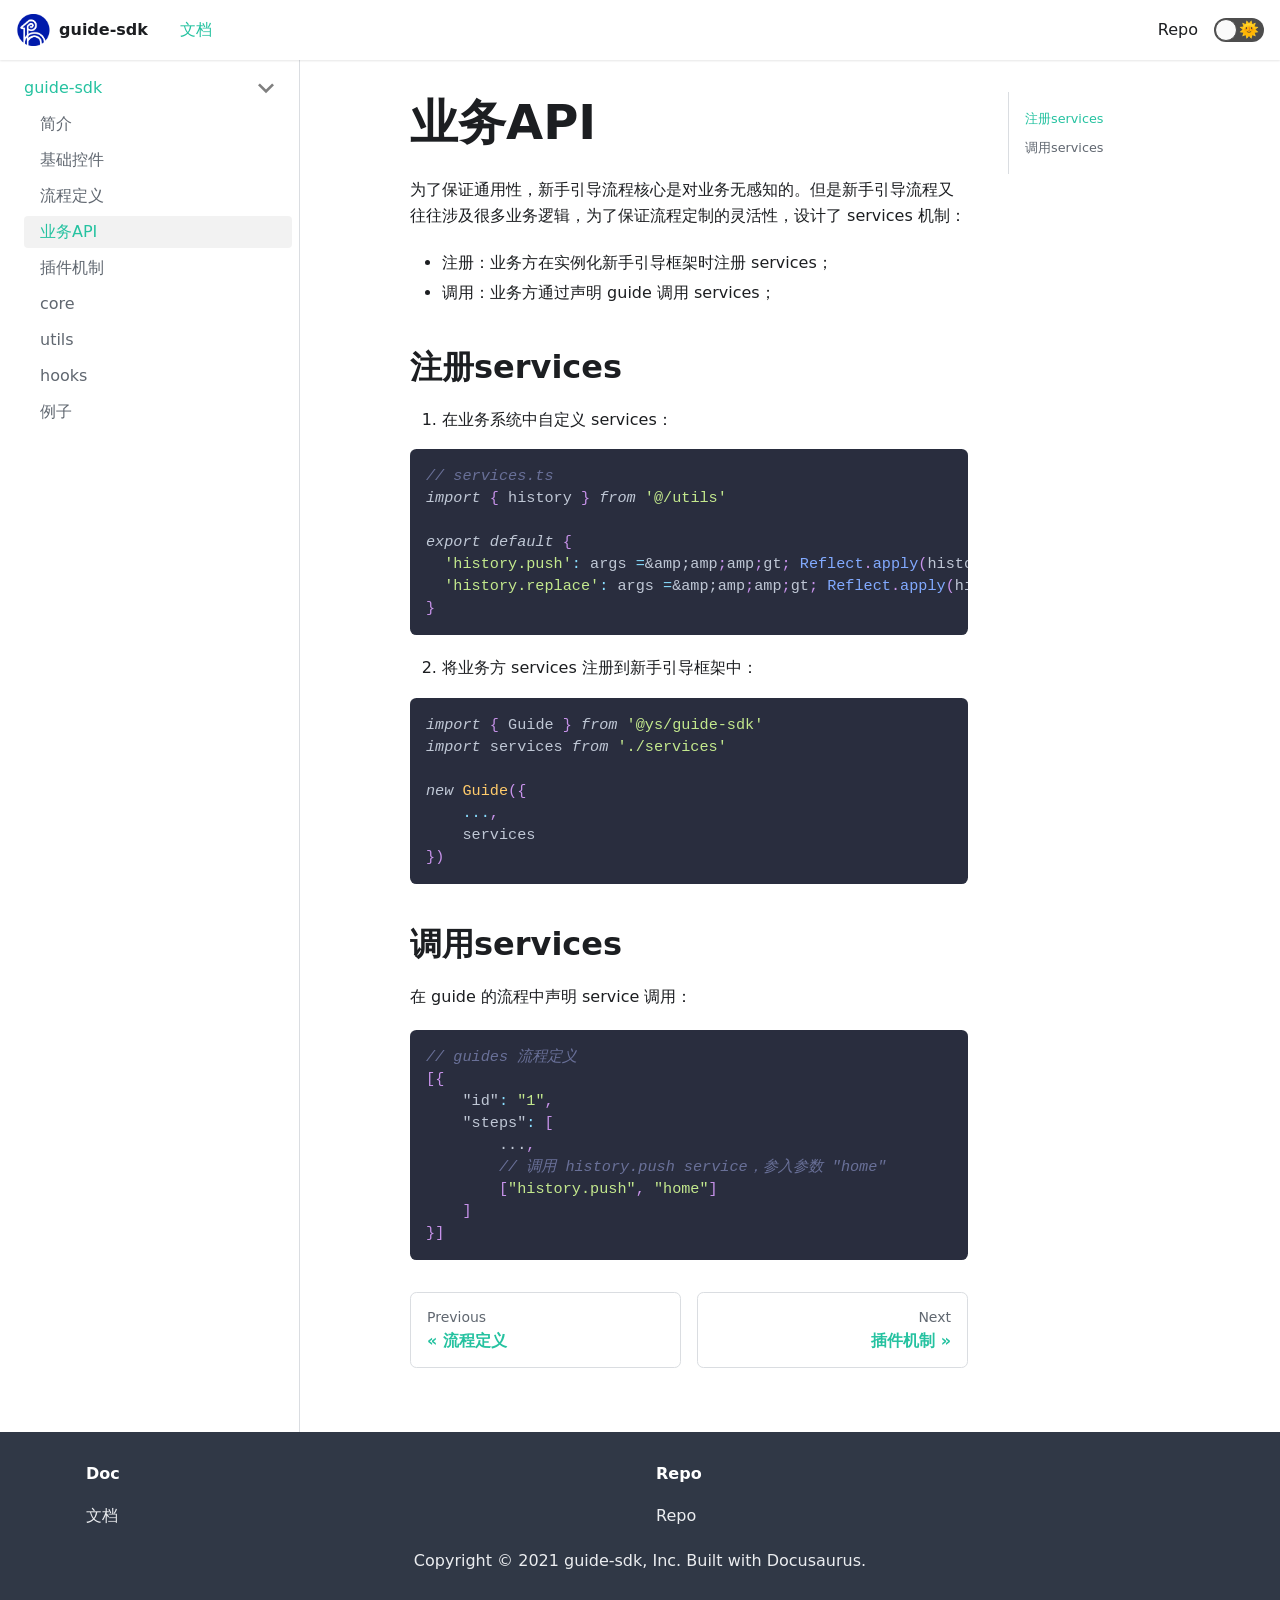
<file: docs/services/index.html>
<!doctype html>
<html lang="en" dir="ltr">
<head>
<meta charset="UTF-8">
<meta name="viewport" content="width=device-width,initial-scale=1">
<meta name="generator" content="Docusaurus v2.0.0-beta.0">
<link rel="alternate" type="application/rss+xml" href="/blog/rss.xml" title="guide-sdk Blog RSS Feed">
<link rel="alternate" type="application/atom+xml" href="/blog/atom.xml" title="guide-sdk Blog Atom Feed"><title data-react-helmet="true">业务API | guide-sdk</title><meta data-react-helmet="true" property="og:url" content="https://your-docusaurus-test-site.com/docs/services"><meta data-react-helmet="true" name="docusaurus_locale" content="en"><meta data-react-helmet="true" name="docusaurus_version" content="current"><meta data-react-helmet="true" name="docusaurus_tag" content="docs-default-current"><meta data-react-helmet="true" property="og:title" content="业务API | guide-sdk"><meta data-react-helmet="true" name="description" content="为了保证通用性，新手引导流程核心是对业务无感知的。但是新手引导流程又往往涉及很多业务逻辑，为了保证流程定制的灵活性，设计了 services 机制："><meta data-react-helmet="true" property="og:description" content="为了保证通用性，新手引导流程核心是对业务无感知的。但是新手引导流程又往往涉及很多业务逻辑，为了保证流程定制的灵活性，设计了 services 机制："><link data-react-helmet="true" rel="shortcut icon" href="/img/favicon.ico"><link data-react-helmet="true" rel="canonical" href="https://your-docusaurus-test-site.com/docs/services"><link data-react-helmet="true" rel="alternate" href="https://your-docusaurus-test-site.com/docs/services" hreflang="en"><link data-react-helmet="true" rel="alternate" href="https://your-docusaurus-test-site.com/docs/services" hreflang="x-default"><link rel="stylesheet" href="/assets/css/styles.8f49b137.css">
<link rel="preload" href="/assets/js/runtime~main.ec0b7e6f.js" as="script">
<link rel="preload" href="/assets/js/main.5831ce76.js" as="script">
</head>
<body>
<script>!function(){function t(t){document.documentElement.setAttribute("data-theme",t)}var e=function(){var t=null;try{t=localStorage.getItem("theme")}catch(t){}return t}();t(null!==e?e:"light")}()</script><div id="__docusaurus">
<div><a href="#main" class="skipToContent_2vEk">Skip to main content</a></div><nav class="navbar navbar--fixed-top"><div class="navbar__inner"><div class="navbar__items"><button aria-label="Navigation bar toggle" class="navbar__toggle" type="button" tabindex="0"><svg aria-label="Menu" width="30" height="30" viewBox="0 0 30 30" role="img" focusable="false"><title>Menu</title><path stroke="currentColor" stroke-linecap="round" stroke-miterlimit="10" stroke-width="2" d="M4 7h22M4 15h22M4 23h22"></path></svg></button><a class="navbar__brand" href="/"><img src="/img/logo.png" alt="ys" class="themedImage_2dpp themedImage--light_2yWi navbar__logo"><img src="/img/logo.png" alt="ys" class="themedImage_2dpp themedImage--dark_2O_X navbar__logo"><strong class="navbar__title">guide-sdk</strong></a><a aria-current="page" class="navbar__item navbar__link navbar__link--active" href="/docs/home">文档</a></div><div class="navbar__items navbar__items--right"><a href="https://github.com/yskj-fe/doc-platform" target="_blank" rel="noopener noreferrer" class="navbar__item navbar__link">Repo</a><div class="react-toggle displayOnlyInLargeViewport_2YK8 react-toggle--disabled" role="button" tabindex="-1"><div class="react-toggle-track"><div class="react-toggle-track-check"><span class="toggle_2wcW">🌜</span></div><div class="react-toggle-track-x"><span class="toggle_2wcW">🌞</span></div></div><div class="react-toggle-thumb"></div><input type="checkbox" class="react-toggle-screenreader-only" aria-label="Switch between dark and light mode"></div></div></div><div role="presentation" class="navbar-sidebar__backdrop"></div><div class="navbar-sidebar"><div class="navbar-sidebar__brand"><a class="navbar__brand" href="/"><img src="/img/logo.png" alt="ys" class="themedImage_2dpp themedImage--light_2yWi navbar__logo"><img src="/img/logo.png" alt="ys" class="themedImage_2dpp themedImage--dark_2O_X navbar__logo"><strong class="navbar__title">guide-sdk</strong></a></div><div class="navbar-sidebar__items"><div class="menu"><ul class="menu__list"><li class="menu__list-item"><a aria-current="page" class="menu__link navbar__link--active" href="/docs/home">文档</a></li><li class="menu__list-item"><a href="https://github.com/yskj-fe/doc-platform" target="_blank" rel="noopener noreferrer" class="menu__link">Repo</a></li></ul></div></div></div></nav><div class="main-wrapper docs-wrapper doc-page"><div class="docPage_2hm3"><div class="docSidebarContainer_mF8j" role="complementary"><div class="sidebar_AUih"><div class="menu menu--responsive thin-scrollbar menu_16eN"><button aria-label="Open menu" aria-haspopup="true" class="button button--secondary button--sm menu__button" type="button"><svg aria-label="Menu" class="sidebarMenuIcon_1r51" width="24" height="24" viewBox="0 0 30 30" role="img" focusable="false"><title>Menu</title><path stroke="currentColor" stroke-linecap="round" stroke-miterlimit="10" stroke-width="2" d="M4 7h22M4 15h22M4 23h22"></path></svg></button><ul class="menu__list"><li class="menu__list-item"><a class="menu__link menu__link--sublist menu__link--active" href="#!">guide-sdk</a><ul class="menu__list"><li class="menu__list-item"><a class="menu__link" tabindex="0" href="/docs/home">简介</a></li><li class="menu__list-item"><a class="menu__link" tabindex="0" href="/docs/base">基础控件</a></li><li class="menu__list-item"><a class="menu__link" tabindex="0" href="/docs/guide">流程定义</a></li><li class="menu__list-item"><a aria-current="page" class="menu__link menu__link--active active" tabindex="0" href="/docs/services">业务API</a></li><li class="menu__list-item"><a class="menu__link" tabindex="0" href="/docs/plugins">插件机制</a></li><li class="menu__list-item"><a class="menu__link" tabindex="0" href="/docs/core">core</a></li><li class="menu__list-item"><a class="menu__link" tabindex="0" href="/docs/utils">utils</a></li><li class="menu__list-item"><a class="menu__link" tabindex="0" href="/docs/hooks">hooks</a></li><li class="menu__list-item"><a class="menu__link" tabindex="0" href="/docs/examples">例子</a></li></ul></li></ul></div></div></div><main class="docMainContainer_luF8"><div class="container padding-vert--lg docItemWrapper_12Bq"><div class="row"><div class="col docItemCol_1cpl"><div class="docItemContainer_1YW1"><article><header><h1 class="docTitle_eZEF">业务API</h1></header><div class="markdown"><p>为了保证通用性，新手引导流程核心是对业务无感知的。但是新手引导流程又往往涉及很多业务逻辑，为了保证流程定制的灵活性，设计了 services 机制：</p><ul><li>注册：业务方在实例化新手引导框架时注册 services；</li><li>调用：业务方通过声明 guide 调用 services；</li></ul><h2><a aria-hidden="true" tabindex="-1" class="anchor enhancedAnchor_b0Ka" id="注册services"></a>注册services<a class="hash-link" href="#注册services" title="Direct link to heading">#</a></h2><ol><li>在业务系统中自定义 services：</li></ol><div class="codeBlockContainer_2jEK"><div class="codeBlockContent_115_ tsx"><div tabindex="0" class="prism-code language-tsx codeBlock_1XLE thin-scrollbar"><div class="codeBlockLines_2ir3" style="color:#bfc7d5;background-color:#292d3e"><div class="token-line" style="color:#bfc7d5"><span class="token comment" style="color:rgb(105, 112, 152);font-style:italic">// services.ts</span><span class="token plain"></span></div><div class="token-line" style="color:#bfc7d5"><span class="token plain"></span><span class="token keyword" style="font-style:italic">import</span><span class="token plain"> </span><span class="token punctuation" style="color:rgb(199, 146, 234)">{</span><span class="token plain"> history </span><span class="token punctuation" style="color:rgb(199, 146, 234)">}</span><span class="token plain"> </span><span class="token keyword" style="font-style:italic">from</span><span class="token plain"> </span><span class="token string" style="color:rgb(195, 232, 141)">&#x27;@/utils&#x27;</span><span class="token plain"></span></div><div class="token-line" style="color:#bfc7d5"><span class="token plain" style="display:inline-block">
</span></div><div class="token-line" style="color:#bfc7d5"><span class="token plain"></span><span class="token keyword" style="font-style:italic">export</span><span class="token plain"> </span><span class="token keyword" style="font-style:italic">default</span><span class="token plain"> </span><span class="token punctuation" style="color:rgb(199, 146, 234)">{</span><span class="token plain"></span></div><div class="token-line" style="color:#bfc7d5"><span class="token plain">  </span><span class="token string" style="color:rgb(195, 232, 141)">&#x27;history.push&#x27;</span><span class="token operator" style="color:rgb(137, 221, 255)">:</span><span class="token plain"> args </span><span class="token operator" style="color:rgb(137, 221, 255)">=</span><span class="token entity named-entity">&amp;amp;</span><span class="token plain">amp</span><span class="token punctuation" style="color:rgb(199, 146, 234)">;</span><span class="token plain">amp</span><span class="token punctuation" style="color:rgb(199, 146, 234)">;</span><span class="token plain">gt</span><span class="token punctuation" style="color:rgb(199, 146, 234)">;</span><span class="token plain"> </span><span class="token function maybe-class-name" style="color:rgb(130, 170, 255)">Reflect</span><span class="token punctuation" style="color:rgb(199, 146, 234)">.</span><span class="token function" style="color:rgb(130, 170, 255)">apply</span><span class="token punctuation" style="color:rgb(199, 146, 234)">(</span><span class="token plain">history</span><span class="token punctuation" style="color:rgb(199, 146, 234)">.</span><span class="token plain">push</span><span class="token punctuation" style="color:rgb(199, 146, 234)">,</span><span class="token plain"> history</span><span class="token punctuation" style="color:rgb(199, 146, 234)">,</span><span class="token plain"> args</span><span class="token punctuation" style="color:rgb(199, 146, 234)">)</span><span class="token punctuation" style="color:rgb(199, 146, 234)">,</span><span class="token plain"></span></div><div class="token-line" style="color:#bfc7d5"><span class="token plain">  </span><span class="token string" style="color:rgb(195, 232, 141)">&#x27;history.replace&#x27;</span><span class="token operator" style="color:rgb(137, 221, 255)">:</span><span class="token plain"> args </span><span class="token operator" style="color:rgb(137, 221, 255)">=</span><span class="token entity named-entity">&amp;amp;</span><span class="token plain">amp</span><span class="token punctuation" style="color:rgb(199, 146, 234)">;</span><span class="token plain">amp</span><span class="token punctuation" style="color:rgb(199, 146, 234)">;</span><span class="token plain">gt</span><span class="token punctuation" style="color:rgb(199, 146, 234)">;</span><span class="token plain"> </span><span class="token function maybe-class-name" style="color:rgb(130, 170, 255)">Reflect</span><span class="token punctuation" style="color:rgb(199, 146, 234)">.</span><span class="token function" style="color:rgb(130, 170, 255)">apply</span><span class="token punctuation" style="color:rgb(199, 146, 234)">(</span><span class="token plain">history</span><span class="token punctuation" style="color:rgb(199, 146, 234)">.</span><span class="token plain">replace</span><span class="token punctuation" style="color:rgb(199, 146, 234)">,</span><span class="token plain"> history</span><span class="token punctuation" style="color:rgb(199, 146, 234)">,</span><span class="token plain"> args</span><span class="token punctuation" style="color:rgb(199, 146, 234)">)</span><span class="token punctuation" style="color:rgb(199, 146, 234)">,</span><span class="token plain"></span></div><div class="token-line" style="color:#bfc7d5"><span class="token plain"></span><span class="token punctuation" style="color:rgb(199, 146, 234)">}</span></div></div></div><button type="button" aria-label="Copy code to clipboard" class="copyButton_3nrq">Copy</button></div></div><ol start="2"><li>将业务方 services 注册到新手引导框架中：</li></ol><div class="codeBlockContainer_2jEK"><div class="codeBlockContent_115_ tsx"><div tabindex="0" class="prism-code language-tsx codeBlock_1XLE thin-scrollbar"><div class="codeBlockLines_2ir3" style="color:#bfc7d5;background-color:#292d3e"><div class="token-line" style="color:#bfc7d5"><span class="token keyword" style="font-style:italic">import</span><span class="token plain"> </span><span class="token punctuation" style="color:rgb(199, 146, 234)">{</span><span class="token plain"> </span><span class="token maybe-class-name">Guide</span><span class="token plain"> </span><span class="token punctuation" style="color:rgb(199, 146, 234)">}</span><span class="token plain"> </span><span class="token keyword" style="font-style:italic">from</span><span class="token plain"> </span><span class="token string" style="color:rgb(195, 232, 141)">&#x27;@ys/guide-sdk&#x27;</span><span class="token plain"></span></div><div class="token-line" style="color:#bfc7d5"><span class="token plain"></span><span class="token keyword" style="font-style:italic">import</span><span class="token plain"> services </span><span class="token keyword" style="font-style:italic">from</span><span class="token plain"> </span><span class="token string" style="color:rgb(195, 232, 141)">&#x27;./services&#x27;</span><span class="token plain"></span></div><div class="token-line" style="color:#bfc7d5"><span class="token plain" style="display:inline-block">
</span></div><div class="token-line" style="color:#bfc7d5"><span class="token plain"></span><span class="token keyword" style="font-style:italic">new</span><span class="token plain"> </span><span class="token class-name maybe-class-name" style="color:rgb(255, 203, 107)">Guide</span><span class="token punctuation" style="color:rgb(199, 146, 234)">(</span><span class="token punctuation" style="color:rgb(199, 146, 234)">{</span><span class="token plain"></span></div><div class="token-line" style="color:#bfc7d5"><span class="token plain">    </span><span class="token operator" style="color:rgb(137, 221, 255)">...</span><span class="token punctuation" style="color:rgb(199, 146, 234)">,</span><span class="token plain"></span></div><div class="token-line" style="color:#bfc7d5"><span class="token plain">    services</span></div><div class="token-line" style="color:#bfc7d5"><span class="token plain"></span><span class="token punctuation" style="color:rgb(199, 146, 234)">}</span><span class="token punctuation" style="color:rgb(199, 146, 234)">)</span></div></div></div><button type="button" aria-label="Copy code to clipboard" class="copyButton_3nrq">Copy</button></div></div><h2><a aria-hidden="true" tabindex="-1" class="anchor enhancedAnchor_b0Ka" id="调用services"></a>调用services<a class="hash-link" href="#调用services" title="Direct link to heading">#</a></h2><p>在 guide 的流程中声明 service 调用：</p><div class="codeBlockContainer_2jEK"><div class="codeBlockContent_115_ json"><div tabindex="0" class="prism-code language-json codeBlock_1XLE thin-scrollbar"><div class="codeBlockLines_2ir3" style="color:#bfc7d5;background-color:#292d3e"><div class="token-line" style="color:#bfc7d5"><span class="token comment" style="color:rgb(105, 112, 152);font-style:italic">// guides 流程定义</span><span class="token plain"></span></div><div class="token-line" style="color:#bfc7d5"><span class="token plain"></span><span class="token punctuation" style="color:rgb(199, 146, 234)">[</span><span class="token punctuation" style="color:rgb(199, 146, 234)">{</span><span class="token plain"></span></div><div class="token-line" style="color:#bfc7d5"><span class="token plain">    </span><span class="token property">&quot;id&quot;</span><span class="token operator" style="color:rgb(137, 221, 255)">:</span><span class="token plain"> </span><span class="token string" style="color:rgb(195, 232, 141)">&quot;1&quot;</span><span class="token punctuation" style="color:rgb(199, 146, 234)">,</span><span class="token plain"></span></div><div class="token-line" style="color:#bfc7d5"><span class="token plain">    </span><span class="token property">&quot;steps&quot;</span><span class="token operator" style="color:rgb(137, 221, 255)">:</span><span class="token plain"> </span><span class="token punctuation" style="color:rgb(199, 146, 234)">[</span><span class="token plain"></span></div><div class="token-line" style="color:#bfc7d5"><span class="token plain">        ...</span><span class="token punctuation" style="color:rgb(199, 146, 234)">,</span><span class="token plain"></span></div><div class="token-line" style="color:#bfc7d5"><span class="token plain">        </span><span class="token comment" style="color:rgb(105, 112, 152);font-style:italic">// 调用 history.push service，参入参数 &quot;home&quot;</span><span class="token plain"></span></div><div class="token-line" style="color:#bfc7d5"><span class="token plain">        </span><span class="token punctuation" style="color:rgb(199, 146, 234)">[</span><span class="token string" style="color:rgb(195, 232, 141)">&quot;history.push&quot;</span><span class="token punctuation" style="color:rgb(199, 146, 234)">,</span><span class="token plain"> </span><span class="token string" style="color:rgb(195, 232, 141)">&quot;home&quot;</span><span class="token punctuation" style="color:rgb(199, 146, 234)">]</span><span class="token plain"></span></div><div class="token-line" style="color:#bfc7d5"><span class="token plain">    </span><span class="token punctuation" style="color:rgb(199, 146, 234)">]</span><span class="token plain"></span></div><div class="token-line" style="color:#bfc7d5"><span class="token plain"></span><span class="token punctuation" style="color:rgb(199, 146, 234)">}</span><span class="token punctuation" style="color:rgb(199, 146, 234)">]</span></div></div></div><button type="button" aria-label="Copy code to clipboard" class="copyButton_3nrq">Copy</button></div></div></div></article><div class="margin-vert--lg"><nav class="pagination-nav" aria-label="Docs pages navigation"><div class="pagination-nav__item"><a class="pagination-nav__link" href="/docs/guide"><div class="pagination-nav__sublabel">Previous</div><div class="pagination-nav__label">« 流程定义</div></a></div><div class="pagination-nav__item pagination-nav__item--next"><a class="pagination-nav__link" href="/docs/plugins"><div class="pagination-nav__sublabel">Next</div><div class="pagination-nav__label">插件机制 »</div></a></div></nav></div></div></div><div class="col col--3"><div class="tableOfContents_2Tf- thin-scrollbar"><ul class="table-of-contents table-of-contents__left-border"><li><a href="#注册services" class="table-of-contents__link">注册services</a></li><li><a href="#调用services" class="table-of-contents__link">调用services</a></li></ul></div></div></div></div></main></div></div><footer class="footer footer--dark"><div class="container"><div class="row footer__links"><div class="col footer__col"><h4 class="footer__title">Doc</h4><ul class="footer__items"><li class="footer__item"><a class="footer__link-item" activebasepath="docs" href="/docs/home">文档</a></li></ul></div><div class="col footer__col"><h4 class="footer__title">Repo</h4><ul class="footer__items"><li class="footer__item"><a href="https://github.com/yskj-fe/doc-platform" target="_blank" rel="noopener noreferrer" class="footer__link-item">Repo</a></li></ul></div></div><div class="footer__bottom text--center"><div class="footer__copyright">Copyright © 2021 guide-sdk, Inc. Built with Docusaurus.</div></div></div></footer></div>
<script src="/assets/js/runtime~main.ec0b7e6f.js"></script>
<script src="/assets/js/main.5831ce76.js"></script>
</body>
</html>
</file>
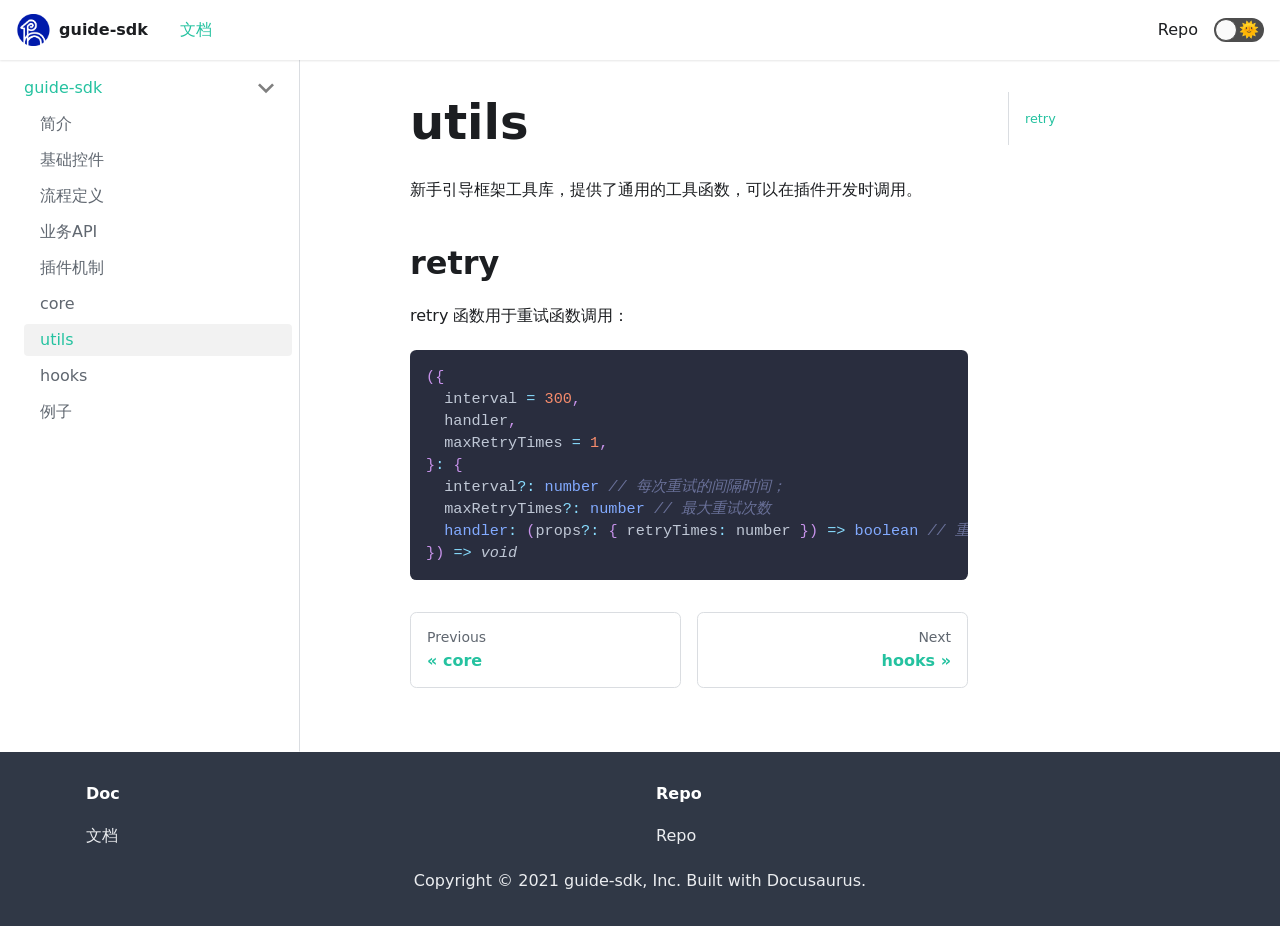
<file: docs/utils/index.html>
<!doctype html>
<html lang="en" dir="ltr">
<head>
<meta charset="UTF-8">
<meta name="viewport" content="width=device-width,initial-scale=1">
<meta name="generator" content="Docusaurus v2.0.0-beta.0">
<link rel="alternate" type="application/rss+xml" href="/blog/rss.xml" title="guide-sdk Blog RSS Feed">
<link rel="alternate" type="application/atom+xml" href="/blog/atom.xml" title="guide-sdk Blog Atom Feed"><title data-react-helmet="true">utils | guide-sdk</title><meta data-react-helmet="true" property="og:url" content="https://your-docusaurus-test-site.com/docs/utils"><meta data-react-helmet="true" name="docusaurus_locale" content="en"><meta data-react-helmet="true" name="docusaurus_version" content="current"><meta data-react-helmet="true" name="docusaurus_tag" content="docs-default-current"><meta data-react-helmet="true" property="og:title" content="utils | guide-sdk"><meta data-react-helmet="true" name="description" content="新手引导框架工具库，提供了通用的工具函数，可以在插件开发时调用。"><meta data-react-helmet="true" property="og:description" content="新手引导框架工具库，提供了通用的工具函数，可以在插件开发时调用。"><link data-react-helmet="true" rel="shortcut icon" href="/img/favicon.ico"><link data-react-helmet="true" rel="canonical" href="https://your-docusaurus-test-site.com/docs/utils"><link data-react-helmet="true" rel="alternate" href="https://your-docusaurus-test-site.com/docs/utils" hreflang="en"><link data-react-helmet="true" rel="alternate" href="https://your-docusaurus-test-site.com/docs/utils" hreflang="x-default"><link rel="stylesheet" href="/assets/css/styles.8f49b137.css">
<link rel="preload" href="/assets/js/runtime~main.ec0b7e6f.js" as="script">
<link rel="preload" href="/assets/js/main.5831ce76.js" as="script">
</head>
<body>
<script>!function(){function t(t){document.documentElement.setAttribute("data-theme",t)}var e=function(){var t=null;try{t=localStorage.getItem("theme")}catch(t){}return t}();t(null!==e?e:"light")}()</script><div id="__docusaurus">
<div><a href="#main" class="skipToContent_2vEk">Skip to main content</a></div><nav class="navbar navbar--fixed-top"><div class="navbar__inner"><div class="navbar__items"><button aria-label="Navigation bar toggle" class="navbar__toggle" type="button" tabindex="0"><svg aria-label="Menu" width="30" height="30" viewBox="0 0 30 30" role="img" focusable="false"><title>Menu</title><path stroke="currentColor" stroke-linecap="round" stroke-miterlimit="10" stroke-width="2" d="M4 7h22M4 15h22M4 23h22"></path></svg></button><a class="navbar__brand" href="/"><img src="/img/logo.png" alt="ys" class="themedImage_2dpp themedImage--light_2yWi navbar__logo"><img src="/img/logo.png" alt="ys" class="themedImage_2dpp themedImage--dark_2O_X navbar__logo"><strong class="navbar__title">guide-sdk</strong></a><a aria-current="page" class="navbar__item navbar__link navbar__link--active" href="/docs/home">文档</a></div><div class="navbar__items navbar__items--right"><a href="https://github.com/yskj-fe/doc-platform" target="_blank" rel="noopener noreferrer" class="navbar__item navbar__link">Repo</a><div class="react-toggle displayOnlyInLargeViewport_2YK8 react-toggle--disabled" role="button" tabindex="-1"><div class="react-toggle-track"><div class="react-toggle-track-check"><span class="toggle_2wcW">🌜</span></div><div class="react-toggle-track-x"><span class="toggle_2wcW">🌞</span></div></div><div class="react-toggle-thumb"></div><input type="checkbox" class="react-toggle-screenreader-only" aria-label="Switch between dark and light mode"></div></div></div><div role="presentation" class="navbar-sidebar__backdrop"></div><div class="navbar-sidebar"><div class="navbar-sidebar__brand"><a class="navbar__brand" href="/"><img src="/img/logo.png" alt="ys" class="themedImage_2dpp themedImage--light_2yWi navbar__logo"><img src="/img/logo.png" alt="ys" class="themedImage_2dpp themedImage--dark_2O_X navbar__logo"><strong class="navbar__title">guide-sdk</strong></a></div><div class="navbar-sidebar__items"><div class="menu"><ul class="menu__list"><li class="menu__list-item"><a aria-current="page" class="menu__link navbar__link--active" href="/docs/home">文档</a></li><li class="menu__list-item"><a href="https://github.com/yskj-fe/doc-platform" target="_blank" rel="noopener noreferrer" class="menu__link">Repo</a></li></ul></div></div></div></nav><div class="main-wrapper docs-wrapper doc-page"><div class="docPage_2hm3"><div class="docSidebarContainer_mF8j" role="complementary"><div class="sidebar_AUih"><div class="menu menu--responsive thin-scrollbar menu_16eN"><button aria-label="Open menu" aria-haspopup="true" class="button button--secondary button--sm menu__button" type="button"><svg aria-label="Menu" class="sidebarMenuIcon_1r51" width="24" height="24" viewBox="0 0 30 30" role="img" focusable="false"><title>Menu</title><path stroke="currentColor" stroke-linecap="round" stroke-miterlimit="10" stroke-width="2" d="M4 7h22M4 15h22M4 23h22"></path></svg></button><ul class="menu__list"><li class="menu__list-item"><a class="menu__link menu__link--sublist menu__link--active" href="#!">guide-sdk</a><ul class="menu__list"><li class="menu__list-item"><a class="menu__link" tabindex="0" href="/docs/home">简介</a></li><li class="menu__list-item"><a class="menu__link" tabindex="0" href="/docs/base">基础控件</a></li><li class="menu__list-item"><a class="menu__link" tabindex="0" href="/docs/guide">流程定义</a></li><li class="menu__list-item"><a class="menu__link" tabindex="0" href="/docs/services">业务API</a></li><li class="menu__list-item"><a class="menu__link" tabindex="0" href="/docs/plugins">插件机制</a></li><li class="menu__list-item"><a class="menu__link" tabindex="0" href="/docs/core">core</a></li><li class="menu__list-item"><a aria-current="page" class="menu__link menu__link--active active" tabindex="0" href="/docs/utils">utils</a></li><li class="menu__list-item"><a class="menu__link" tabindex="0" href="/docs/hooks">hooks</a></li><li class="menu__list-item"><a class="menu__link" tabindex="0" href="/docs/examples">例子</a></li></ul></li></ul></div></div></div><main class="docMainContainer_luF8"><div class="container padding-vert--lg docItemWrapper_12Bq"><div class="row"><div class="col docItemCol_1cpl"><div class="docItemContainer_1YW1"><article><header><h1 class="docTitle_eZEF">utils</h1></header><div class="markdown"><p>新手引导框架工具库，提供了通用的工具函数，可以在插件开发时调用。</p><h2><a aria-hidden="true" tabindex="-1" class="anchor enhancedAnchor_b0Ka" id="retry"></a>retry<a class="hash-link" href="#retry" title="Direct link to heading">#</a></h2><p>retry 函数用于重试函数调用：</p><div class="codeBlockContainer_2jEK"><div class="codeBlockContent_115_ tsx"><div tabindex="0" class="prism-code language-tsx codeBlock_1XLE thin-scrollbar"><div class="codeBlockLines_2ir3" style="color:#bfc7d5;background-color:#292d3e"><div class="token-line" style="color:#bfc7d5"><span class="token punctuation" style="color:rgb(199, 146, 234)">(</span><span class="token punctuation" style="color:rgb(199, 146, 234)">{</span><span class="token plain"></span></div><div class="token-line" style="color:#bfc7d5"><span class="token plain">  interval </span><span class="token operator" style="color:rgb(137, 221, 255)">=</span><span class="token plain"> </span><span class="token number" style="color:rgb(247, 140, 108)">300</span><span class="token punctuation" style="color:rgb(199, 146, 234)">,</span><span class="token plain"></span></div><div class="token-line" style="color:#bfc7d5"><span class="token plain">  handler</span><span class="token punctuation" style="color:rgb(199, 146, 234)">,</span><span class="token plain"></span></div><div class="token-line" style="color:#bfc7d5"><span class="token plain">  maxRetryTimes </span><span class="token operator" style="color:rgb(137, 221, 255)">=</span><span class="token plain"> </span><span class="token number" style="color:rgb(247, 140, 108)">1</span><span class="token punctuation" style="color:rgb(199, 146, 234)">,</span><span class="token plain"></span></div><div class="token-line" style="color:#bfc7d5"><span class="token plain"></span><span class="token punctuation" style="color:rgb(199, 146, 234)">}</span><span class="token operator" style="color:rgb(137, 221, 255)">:</span><span class="token plain"> </span><span class="token punctuation" style="color:rgb(199, 146, 234)">{</span><span class="token plain"></span></div><div class="token-line" style="color:#bfc7d5"><span class="token plain">  interval</span><span class="token operator" style="color:rgb(137, 221, 255)">?</span><span class="token operator" style="color:rgb(137, 221, 255)">:</span><span class="token plain"> </span><span class="token builtin" style="color:rgb(130, 170, 255)">number</span><span class="token plain"> </span><span class="token comment" style="color:rgb(105, 112, 152);font-style:italic">// 每次重试的间隔时间；</span><span class="token plain"></span></div><div class="token-line" style="color:#bfc7d5"><span class="token plain">  maxRetryTimes</span><span class="token operator" style="color:rgb(137, 221, 255)">?</span><span class="token operator" style="color:rgb(137, 221, 255)">:</span><span class="token plain"> </span><span class="token builtin" style="color:rgb(130, 170, 255)">number</span><span class="token plain"> </span><span class="token comment" style="color:rgb(105, 112, 152);font-style:italic">// 最大重试次数</span><span class="token plain"></span></div><div class="token-line" style="color:#bfc7d5"><span class="token plain">  </span><span class="token function-variable function" style="color:rgb(130, 170, 255)">handler</span><span class="token operator" style="color:rgb(137, 221, 255)">:</span><span class="token plain"> </span><span class="token punctuation" style="color:rgb(199, 146, 234)">(</span><span class="token parameter">props</span><span class="token parameter operator" style="color:rgb(137, 221, 255)">?</span><span class="token parameter operator" style="color:rgb(137, 221, 255)">:</span><span class="token parameter"> </span><span class="token parameter punctuation" style="color:rgb(199, 146, 234)">{</span><span class="token parameter"> retryTimes</span><span class="token parameter operator" style="color:rgb(137, 221, 255)">:</span><span class="token parameter"> number </span><span class="token parameter punctuation" style="color:rgb(199, 146, 234)">}</span><span class="token punctuation" style="color:rgb(199, 146, 234)">)</span><span class="token plain"> </span><span class="token operator" style="color:rgb(137, 221, 255)">=&gt;</span><span class="token plain"> </span><span class="token builtin" style="color:rgb(130, 170, 255)">boolean</span><span class="token plain"> </span><span class="token comment" style="color:rgb(105, 112, 152);font-style:italic">// 重试调用的逻辑，通过返回布尔值可以控制重试是否继续（true 表示继续重试）</span><span class="token plain"></span></div><div class="token-line" style="color:#bfc7d5"><span class="token plain"></span><span class="token punctuation" style="color:rgb(199, 146, 234)">}</span><span class="token punctuation" style="color:rgb(199, 146, 234)">)</span><span class="token plain"> </span><span class="token operator" style="color:rgb(137, 221, 255)">=&gt;</span><span class="token plain"> </span><span class="token keyword" style="font-style:italic">void</span></div></div></div><button type="button" aria-label="Copy code to clipboard" class="copyButton_3nrq">Copy</button></div></div></div></article><div class="margin-vert--lg"><nav class="pagination-nav" aria-label="Docs pages navigation"><div class="pagination-nav__item"><a class="pagination-nav__link" href="/docs/core"><div class="pagination-nav__sublabel">Previous</div><div class="pagination-nav__label">« core</div></a></div><div class="pagination-nav__item pagination-nav__item--next"><a class="pagination-nav__link" href="/docs/hooks"><div class="pagination-nav__sublabel">Next</div><div class="pagination-nav__label">hooks »</div></a></div></nav></div></div></div><div class="col col--3"><div class="tableOfContents_2Tf- thin-scrollbar"><ul class="table-of-contents table-of-contents__left-border"><li><a href="#retry" class="table-of-contents__link">retry</a></li></ul></div></div></div></div></main></div></div><footer class="footer footer--dark"><div class="container"><div class="row footer__links"><div class="col footer__col"><h4 class="footer__title">Doc</h4><ul class="footer__items"><li class="footer__item"><a class="footer__link-item" activebasepath="docs" href="/docs/home">文档</a></li></ul></div><div class="col footer__col"><h4 class="footer__title">Repo</h4><ul class="footer__items"><li class="footer__item"><a href="https://github.com/yskj-fe/doc-platform" target="_blank" rel="noopener noreferrer" class="footer__link-item">Repo</a></li></ul></div></div><div class="footer__bottom text--center"><div class="footer__copyright">Copyright © 2021 guide-sdk, Inc. Built with Docusaurus.</div></div></div></footer></div>
<script src="/assets/js/runtime~main.ec0b7e6f.js"></script>
<script src="/assets/js/main.5831ce76.js"></script>
</body>
</html>
</file>
<file: assets/css/styles.8f49b137.css>
.admonition-icon,code{vertical-align:middle}.row .col,img{max-width:100%}.markdown li,body{word-wrap:break-word}pre,table{overflow:auto}blockquote,pre{margin:0 0 var(--ifm-spacing-vertical)}.button,.close{-webkit-appearance:none;cursor:pointer}.breadcrumbs__link,.button{transition-timing-function:var(--ifm-transition-timing-default)}.button,.react-toggle{-webkit-user-select:none;-ms-user-select:none}.button--outline.button--active,.button--outline:active,.button--outline:hover,:root{--ifm-button-color:var(--ifm-font-color-base-inverse)}.button,.close,.menu__link,.navbar__link{cursor:pointer}.navbar--dark,:root{--ifm-navbar-link-hover-color:var(--ifm-color-primary)}.footer__items,.menu__list,.pills__item{list-style-type:none}.tabs__item,hr,img{box-sizing:content-box}.navbar__title,.text--truncate{text-overflow:ellipsis;white-space:nowrap}.button,.dropdown__link,.navbar__title,.text--truncate{white-space:nowrap}:root,html[data-theme=dark]{--ifm-color-emphasis-500:var(--ifm-color-gray-500)}.react-toggle,html{-webkit-tap-highlight-color:transparent}:root{--ra-admonition-background-color:var(--ifm-alert-background-color);--ra-admonition-border-width:var(--ifm-alert-border-width);--ra-admonition-border-color:var(--ifm-alert-border-color);--ra-admonition-border-radius:var(--ifm-alert-border-radius);--ra-admonition-color:var(--ifm-alert-color);--ra-admonition-padding-vertical:var(--ifm-alert-padding-vertical);--ra-admonition-padding-horizontal:var(--ifm-alert-padding-horizontal);--ra-color-note:var(--ifm-color-secondary);--ra-color-important:var(--ifm-color-info);--ra-color-tip:var(--ifm-color-success);--ra-color-caution:var(--ifm-color-warning);--ra-color-warning:var(--ifm-color-danger);--ra-color-text-dark:var(--ifm-color-gray-900)}.admonition{margin-bottom:1em;--ra-admonition-icon-color:var(--ra-admonition-color)}.admonition:not(.alert){--ra-admonition-background-color:var(--ifm-color-primary);background-color:var(--ra-admonition-background-color);border:var(--ra-admonition-border-width) solid var(--ra-admonition-border-color);border-radius:var(--ra-admonition-border-radius);box-sizing:border-box;color:var(--ra-admonition-color);padding:var(--ra-admonition-padding-vertical) var(--ra-admonition-padding-horizontal)}.container,.row .col{padding:0 var(--ifm-spacing-horizontal);width:100%}.admonition h5{margin-bottom:8px;margin-top:0;text-transform:uppercase}.admonition-icon{display:inline-block;margin-right:.2em}.admonition-icon svg{stroke-width:0;fill:var(--ra-admonition-icon-color);stroke:var(--ra-admonition-icon-color);display:inline-block;height:22px;width:22px}.admonition-content>:last-child,blockquote>:last-child{margin-bottom:0}.admonition-note{--ra-admonition-color:var(--ra-color-text-dark)}:root{--ifm-dark-value:10%;--ifm-darker-value:15%;--ifm-darkest-value:30%;--ifm-light-value:15%;--ifm-lighter-value:30%;--ifm-lightest-value:50%;--ifm-color-primary:#3578e5;--ifm-color-primary-dark:#306cce;--ifm-color-primary-darker:#2d66c3;--ifm-color-primary-darkest:#2554a0;--ifm-color-primary-light:#538ce9;--ifm-color-primary-lighter:#72a1ed;--ifm-color-primary-lightest:#9abcf2;--ifm-color-secondary:#ebedf0;--ifm-color-secondary-dark:#d4d5d8;--ifm-color-secondary-darker:#c8c9cc;--ifm-color-secondary-darkest:#a4a6a8;--ifm-color-secondary-light:#eef0f2;--ifm-color-secondary-lighter:#f1f2f5;--ifm-color-secondary-lightest:#f5f6f8;--ifm-color-success:#00a400;--ifm-color-success-dark:#009400;--ifm-color-success-darker:#008b00;--ifm-color-success-darkest:#007300;--ifm-color-success-light:#26b226;--ifm-color-success-lighter:#4dbf4d;--ifm-color-success-lightest:#80d280;--ifm-color-info:#54c7ec;--ifm-color-info-dark:#4cb3d4;--ifm-color-info-darker:#47a9c9;--ifm-color-info-darkest:#3b8ba5;--ifm-color-info-light:#6ecfef;--ifm-color-info-lighter:#87d8f2;--ifm-color-info-lightest:#aae3f6;--ifm-color-warning:#ffba00;--ifm-color-warning-dark:#e6a700;--ifm-color-warning-darker:#d99e00;--ifm-color-warning-darkest:#b38200;--ifm-color-warning-light:#ffc426;--ifm-color-warning-lighter:#ffcf4d;--ifm-color-warning-lightest:#ffdd80;--ifm-color-danger:#fa383e;--ifm-color-danger-dark:#e13238;--ifm-color-danger-darker:#d53035;--ifm-color-danger-darkest:#af272b;--ifm-color-danger-light:#fb565b;--ifm-color-danger-lighter:#fb7478;--ifm-color-danger-lightest:#fd9c9f;--ifm-color-white:#fff;--ifm-color-black:#000;--ifm-color-gray-0:var(--ifm-color-white);--ifm-color-gray-100:#f5f6f7;--ifm-color-gray-200:#ebedf0;--ifm-color-gray-300:#dadde1;--ifm-color-gray-400:#ccd0d5;--ifm-color-gray-500:#bec3c9;--ifm-color-gray-600:#8d949e;--ifm-color-gray-700:#606770;--ifm-color-gray-800:#444950;--ifm-color-gray-900:#1c1e21;--ifm-color-gray-1000:var(--ifm-color-black);--ifm-color-emphasis-0:var(--ifm-color-gray-0);--ifm-color-emphasis-100:var(--ifm-color-gray-100);--ifm-color-emphasis-200:var(--ifm-color-gray-200);--ifm-color-emphasis-300:var(--ifm-color-gray-300);--ifm-color-emphasis-400:var(--ifm-color-gray-400);--ifm-color-emphasis-600:var(--ifm-color-gray-600);--ifm-color-emphasis-700:var(--ifm-color-gray-700);--ifm-color-emphasis-800:var(--ifm-color-gray-800);--ifm-color-emphasis-900:var(--ifm-color-gray-900);--ifm-color-emphasis-1000:var(--ifm-color-gray-1000);--ifm-color-content:var(--ifm-color-emphasis-900);--ifm-color-content-inverse:var(--ifm-color-emphasis-0);--ifm-color-content-secondary:#606770;--ifm-background-color:transparent;--ifm-background-surface-color:var(--ifm-color-content-inverse);--ifm-global-border-width:1px;--ifm-global-radius:0.4rem;--ifm-hover-overlay:rgba(0,0,0,0.05);--ifm-font-color-base:var(--ifm-color-content);--ifm-font-color-base-inverse:var(--ifm-color-content-inverse);--ifm-font-color-secondary:var(--ifm-color-content-secondary);--ifm-font-family-base:system-ui,-apple-system,Segoe UI,Roboto,Ubuntu,Cantarell,Noto Sans,sans-serif,BlinkMacSystemFont,"Segoe UI",Helvetica,Arial,sans-serif,"Apple Color Emoji","Segoe UI Emoji","Segoe UI Symbol";--ifm-font-family-monospace:SFMono-Regular,Menlo,Monaco,Consolas,"Liberation Mono","Courier New",monospace;--ifm-font-size-base:100%;--ifm-font-weight-light:300;--ifm-font-weight-normal:400;--ifm-font-weight-semibold:500;--ifm-font-weight-bold:700;--ifm-font-weight-base:var(--ifm-font-weight-normal);--ifm-line-height-base:1.65;--ifm-global-spacing:1rem;--ifm-spacing-vertical:var(--ifm-global-spacing);--ifm-spacing-horizontal:var(--ifm-global-spacing);--ifm-transition-fast:200ms;--ifm-transition-slow:400ms;--ifm-transition-timing-default:cubic-bezier(0.08,0.52,0.52,1);--ifm-global-shadow-lw:0 1px 2px 0 rgba(0,0,0,0.1);--ifm-global-shadow-md:0 5px 40px rgba(0,0,0,0.2);--ifm-global-shadow-tl:0 12px 28px 0 rgba(0,0,0,0.2),0 2px 4px 0 rgba(0,0,0,0.1);--ifm-z-index-dropdown:2;--ifm-z-index-fixed:3;--ifm-z-index-overlay:4;--ifm-container-width:1140px;--ifm-container-width-xl:1320px;--ifm-code-background:#f6f7f8;--ifm-code-border-radius:var(--ifm-global-radius);--ifm-code-color:var(--ifm-color-emphasis-900);--ifm-code-font-size:90%;--ifm-code-padding-horizontal:0.3rem;--ifm-code-padding-vertical:0.1rem;--ifm-pre-background:var(--ifm-color-emphasis-100);--ifm-pre-border-radius:var(--ifm-code-border-radius);--ifm-pre-color:inherit;--ifm-pre-line-height:1.45;--ifm-pre-padding:1rem;--ifm-heading-color:inherit;--ifm-heading-margin-top:0;--ifm-heading-margin-bottom:var(--ifm-spacing-vertical);--ifm-heading-font-family:inherit;--ifm-heading-font-weight:var(--ifm-font-weight-bold);--ifm-heading-line-height:1.25;--ifm-h1-font-size:2rem;--ifm-h2-font-size:1.5rem;--ifm-h3-font-size:1.25rem;--ifm-h4-font-size:1rem;--ifm-h5-font-size:0.875rem;--ifm-h6-font-size:0.85rem;--ifm-image-alignment-padding:1.25rem;--ifm-leading-desktop:1.25;--ifm-leading:calc(var(--ifm-leading-desktop)*1rem);--ifm-list-left-padding:2rem;--ifm-list-margin:1rem;--ifm-list-item-margin:0.25rem;--ifm-list-paragraph-margin:1rem;--ifm-table-cell-padding:0.75rem;--ifm-table-background:transparent;--ifm-table-stripe-background:var(--ifm-color-emphasis-100);--ifm-table-border-width:1px;--ifm-table-border-color:var(--ifm-color-emphasis-300);--ifm-table-head-background:inherit;--ifm-table-head-color:inherit;--ifm-table-head-font-weight:var(--ifm-font-weight-bold);--ifm-table-cell-color:inherit;--ifm-link-color:var(--ifm-color-primary);--ifm-link-decoration:none;--ifm-link-hover-color:var(--ifm-link-color);--ifm-link-hover-decoration:underline;--ifm-paragraph-margin-bottom:var(--ifm-leading);--ifm-blockquote-color:#6a737d;--ifm-blockquote-font-size:var(--ifm-font-size-base);--ifm-blockquote-padding-horizontal:1rem;--ifm-blockquote-padding-vertical:1rem;--ifm-hr-border-color:var(--ifm-color-emphasis-500);--ifm-hr-border-width:1px;--ifm-hr-margin-vertical:1.5rem;--ifm-alert-background-color:inherit;--ifm-alert-border-color:inherit;--ifm-alert-border-radius:var(--ifm-global-radius);--ifm-alert-border-width:var(--ifm-global-border-width);--ifm-alert-color:var(--ifm-font-color-base-inverse);--ifm-alert-padding-horizontal:var(--ifm-spacing-horizontal);--ifm-alert-padding-vertical:var(--ifm-spacing-vertical);--ifm-avatar-intro-margin:1rem;--ifm-avatar-intro-alignment:inherit;--ifm-avatar-photo-size-sm:2rem;--ifm-avatar-photo-size-md:3rem;--ifm-avatar-photo-size-lg:4rem;--ifm-avatar-photo-size-xl:6rem;--ifm-badge-background-color:inherit;--ifm-badge-border-color:inherit;--ifm-badge-border-radius:var(--ifm-global-radius);--ifm-badge-border-width:var(--ifm-global-border-width);--ifm-badge-color:var(--ifm-color-white);--ifm-badge-padding-horizontal:calc(var(--ifm-spacing-horizontal)*0.5);--ifm-badge-padding-vertical:calc(var(--ifm-spacing-vertical)*0.25);--ifm-breadcrumb-border-radius:1.5rem;--ifm-breadcrumb-spacing:0.0625rem;--ifm-breadcrumb-color-active:var(--ifm-color-primary);--ifm-breadcrumb-item-background-active:var(--ifm-hover-overlay);--ifm-breadcrumb-padding-horizontal:1rem;--ifm-breadcrumb-padding-vertical:0.5rem;--ifm-breadcrumb-size-multiplier:1;--ifm-breadcrumb-separator:url('data:image/svg+xml;utf8,<svg xmlns="http://www.w3.org/2000/svg" x="0px" y="0px" viewBox="0 0 256 256"><g><g><polygon points="79.093,0 48.907,30.187 146.72,128 48.907,225.813 79.093,256 207.093,128"/></g></g><g></g><g></g><g></g><g></g><g></g><g></g><g></g><g></g><g></g><g></g><g></g><g></g><g></g><g></g><g></g></svg>');--ifm-breadcrumb-separator-filter:none;--ifm-breadcrumb-separator-size:0.5rem;--ifm-breadcrumb-separator-size-multiplier:1.25;--ifm-button-background-color:inherit;--ifm-button-border-color:var(--ifm-button-background-color);--ifm-button-border-width:var(--ifm-global-border-width);--ifm-button-font-weight:var(--ifm-font-weight-bold);--ifm-button-padding-horizontal:1.5rem;--ifm-button-padding-vertical:0.375rem;--ifm-button-size-multiplier:1;--ifm-button-transition-duration:var(--ifm-transition-fast);--ifm-button-border-radius:calc(var(--ifm-global-radius)*var(--ifm-button-size-multiplier));--ifm-button-group-margin:2px;--ifm-card-background-color:var(--ifm-background-surface-color);--ifm-card-border-radius:calc(var(--ifm-global-radius)*2);--ifm-card-horizontal-spacing:var(--ifm-global-spacing);--ifm-card-vertical-spacing:var(--ifm-global-spacing);--ifm-toc-border-color:var(--ifm-color-emphasis-300);--ifm-toc-link-color:var(--ifm-color-content-secondary);--ifm-toc-padding-vertical:0.5rem;--ifm-toc-padding-horizontal:0.5rem;--ifm-dropdown-background-color:var(--ifm-background-surface-color);--ifm-dropdown-font-weight:var(--ifm-font-weight-semibold);--ifm-dropdown-link-color:var(--ifm-font-color-base);--ifm-dropdown-hover-background-color:var(--ifm-hover-overlay);--ifm-footer-background-color:var(--ifm-color-emphasis-100);--ifm-footer-color:inherit;--ifm-footer-link-color:var(--ifm-color-emphasis-700);--ifm-footer-link-hover-color:var(--ifm-color-primary);--ifm-footer-link-horizontal-spacing:0.5rem;--ifm-footer-padding-horizontal:calc(var(--ifm-spacing-horizontal)*2);--ifm-footer-padding-vertical:calc(var(--ifm-spacing-vertical)*2);--ifm-footer-title-color:inherit;--ifm-hero-background-color:var(--ifm-background-surface-color);--ifm-hero-text-color:var(--ifm-color-emphasis-800);--ifm-menu-color:var(--ifm-color-emphasis-700);--ifm-menu-color-active:var(--ifm-color-primary);--ifm-menu-color-background-active:var(--ifm-hover-overlay);--ifm-menu-color-background-hover:var(--ifm-hover-overlay);--ifm-menu-link-padding-horizontal:1rem;--ifm-menu-link-padding-vertical:0.375rem;--ifm-menu-link-sublist-icon:url('data:image/svg+xml;utf8,<svg xmlns="http://www.w3.org/2000/svg" width="16px" height="16px" viewBox="0 0 24 24"><path fill="rgba(0,0,0,0.5)" d="M7.41 15.41L12 10.83l4.59 4.58L18 14l-6-6-6 6z"></path></svg>');--ifm-menu-link-sublist-icon-filter:none;--ifm-navbar-background-color:var(--ifm-background-surface-color);--ifm-navbar-height:3.75rem;--ifm-navbar-item-padding-horizontal:1rem;--ifm-navbar-item-padding-vertical:0.25rem;--ifm-navbar-link-color:var(--ifm-font-color-base);--ifm-navbar-link-active-color:var(--ifm-link-color);--ifm-navbar-padding-horizontal:var(--ifm-spacing-horizontal);--ifm-navbar-padding-vertical:calc(var(--ifm-spacing-vertical)*0.5);--ifm-navbar-shadow:var(--ifm-global-shadow-lw);--ifm-navbar-search-input-background-color:var(--ifm-color-emphasis-200);--ifm-navbar-search-input-color:var(--ifm-color-emphasis-800);--ifm-navbar-search-input-placeholder-color:var(--ifm-color-emphasis-500);--ifm-navbar-search-input-icon:url('data:image/svg+xml;utf8,<svg fill="currentColor" xmlns="http://www.w3.org/2000/svg" viewBox="0 0 16 16" height="16px" width="16px"><path d="M6.02945,10.20327a4.17382,4.17382,0,1,1,4.17382-4.17382A4.15609,4.15609,0,0,1,6.02945,10.20327Zm9.69195,4.2199L10.8989,9.59979A5.88021,5.88021,0,0,0,12.058,6.02856,6.00467,6.00467,0,1,0,9.59979,10.8989l4.82338,4.82338a.89729.89729,0,0,0,1.29912,0,.89749.89749,0,0,0-.00087-1.29909Z" /></svg>');--ifm-navbar-sidebar-width:80vw;--ifm-pagination-border-radius:calc(var(--ifm-global-radius)*var(--ifm-pagination-size-multiplier));--ifm-pagination-color-active:var(--ifm-color-primary);--ifm-pagination-font-size:1rem;--ifm-pagination-item-active-background:var(--ifm-hover-overlay);--ifm-pagination-page-spacing:0.0625rem;--ifm-pagination-padding-horizontal:calc(var(--ifm-spacing-horizontal)*1);--ifm-pagination-padding-vertical:calc(var(--ifm-spacing-vertical)*0.25);--ifm-pagination-size-multiplier:1;--ifm-pagination-nav-border-radius:var(--ifm-global-radius);--ifm-pagination-nav-color-hover:var(--ifm-color-primary);--ifm-pills-color-active:var(--ifm-color-primary);--ifm-pills-color-background-active:var(--ifm-hover-overlay);--ifm-pills-spacing:0.0625rem;--ifm-tabs-color:var(--ifm-font-color-secondary);--ifm-tabs-color-active:var(--ifm-color-primary);--ifm-tabs-padding-horizontal:1rem;--ifm-tabs-padding-vertical:1rem;--ifm-tabs-spacing:0.0625rem;--ifm-scrollbar-size:7px;--ifm-scrollbar-track-background-color:#f1f1f1;--ifm-scrollbar-thumb-background-color:#888;--ifm-scrollbar-thumb-hover-background-color:#555;--ifm-color-primary:#25c2a0;--ifm-color-primary-dark:#21af90;--ifm-color-primary-darker:#1fa588;--ifm-color-primary-darkest:#1a8870;--ifm-color-primary-light:#46cbae;--ifm-color-primary-lighter:#66d4bd;--ifm-color-primary-lightest:#92e0d0;--ifm-code-font-size:95%;--docusaurus-announcement-bar-height:auto;--collapse-button-bg-color-dark:#2e333a;--doc-sidebar-width:300px}.badge--danger,.badge--info,.badge--primary,.badge--secondary,.badge--success,.badge--warning{--ifm-badge-border-color:var(--ifm-badge-background-color)}.button--link,.button--outline{--ifm-button-background-color:transparent}.navbar--dark,.navbar--primary{--ifm-navbar-search-input-background-color:hsla(0,0%,100%,0.1);--ifm-navbar-search-input-placeholder-color:hsla(0,0%,100%,0.5)}*{box-sizing:border-box}html{-webkit-font-smoothing:antialiased;text-rendering:optimizelegibility;-webkit-text-size-adjust:100%;-moz-text-size-adjust:100%;text-size-adjust:100%;background-color:var(--ifm-background-color);color:var(--ifm-font-color-base);font:var(--ifm-font-size-base)/var(--ifm-line-height-base) var(--ifm-font-family-base)}body{margin:0;transition:var(--ifm-transition-fast) ease color}.container{margin:0 auto;max-width:var(--ifm-container-width)}.padding-bottom--none,.padding-vert--none{padding-bottom:0!important}.padding-top--none,.padding-vert--none{padding-top:0!important}.padding-horiz--none,.padding-left--none{padding-left:0!important}.padding-horiz--none,.padding-right--none{padding-right:0!important}.container--fluid{max-width:inherit}.row{display:-webkit-flex;display:flex;-webkit-flex-direction:row;flex-direction:row;-webkit-flex-wrap:wrap;flex-wrap:wrap;margin:0 calc(var(--ifm-spacing-horizontal)*-1)}.margin-bottom--none,.margin-vert--none,.markdown>:last-child{margin-bottom:0!important}.margin-top--none,.margin-vert--none,.markdown>:first-child{margin-top:0!important}.row .col{--ifm-col-width:100%;-webkit-flex:1 0;flex:1 0;margin-left:0}.row .col.col--1,.row .col[class*=col--]{-webkit-flex:0 0 var(--ifm-col-width);flex:0 0 var(--ifm-col-width);max-width:var(--ifm-col-width)}.row .col.col--2,.row .col.col--3{-webkit-flex:0 0 var(--ifm-col-width);max-width:var(--ifm-col-width)}.row .col.col--1{--ifm-col-width:8.33333%}.row .col.col--offset-1{margin-left:8.33333%}.row .col.col--2{--ifm-col-width:16.66667%;flex:0 0 var(--ifm-col-width)}.row .col.col--offset-2{margin-left:16.66667%}.row .col.col--3{--ifm-col-width:25%;flex:0 0 var(--ifm-col-width)}.row .col.col--4,.row .col.col--5{-webkit-flex:0 0 var(--ifm-col-width)}.row .col.col--offset-3{margin-left:25%}.row .col.col--4{--ifm-col-width:33.33333%;flex:0 0 var(--ifm-col-width);max-width:var(--ifm-col-width)}.row .col.col--offset-4{margin-left:33.33333%}.row .col.col--5{--ifm-col-width:41.66667%;flex:0 0 var(--ifm-col-width);max-width:var(--ifm-col-width)}.row .col.col--6,.row .col.col--7{-webkit-flex:0 0 var(--ifm-col-width);max-width:var(--ifm-col-width)}.row .col.col--offset-5{margin-left:41.66667%}.row .col.col--6{--ifm-col-width:50%;flex:0 0 var(--ifm-col-width)}.row .col.col--offset-6{margin-left:50%}.row .col.col--7{--ifm-col-width:58.33333%;flex:0 0 var(--ifm-col-width)}.row .col.col--8,.row .col.col--9{-webkit-flex:0 0 var(--ifm-col-width)}.row .col.col--offset-7{margin-left:58.33333%}.row .col.col--8{--ifm-col-width:66.66667%;flex:0 0 var(--ifm-col-width);max-width:var(--ifm-col-width)}.row .col.col--offset-8{margin-left:66.66667%}.row .col.col--9{--ifm-col-width:75%;flex:0 0 var(--ifm-col-width);max-width:var(--ifm-col-width)}.row .col.col--10,.row .col.col--11{-webkit-flex:0 0 var(--ifm-col-width);max-width:var(--ifm-col-width)}.row .col.col--offset-9{margin-left:75%}.row .col.col--10{--ifm-col-width:83.33333%;flex:0 0 var(--ifm-col-width)}.row .col.col--offset-10{margin-left:83.33333%}.row .col.col--11{--ifm-col-width:91.66667%;flex:0 0 var(--ifm-col-width)}.row .col.col--offset-11{margin-left:91.66667%}.row .col.col--12{--ifm-col-width:100%;-webkit-flex:0 0 var(--ifm-col-width);flex:0 0 var(--ifm-col-width);max-width:var(--ifm-col-width)}.row .col.col--offset-12{margin-left:100%}.row--no-gutters{margin-left:0;margin-right:0}.margin-horiz--none,.margin-left--none{margin-left:0!important}.margin-horiz--none,.margin-right--none{margin-right:0!important}.row--no-gutters>.col{padding-left:0;padding-right:0}.row--align-top{-webkit-align-items:flex-start;align-items:flex-start}.row--align-bottom{-webkit-align-items:flex-end;align-items:flex-end}.row--align-center{-webkit-align-items:center;align-items:center}.row--align-stretch{-webkit-align-items:stretch;align-items:stretch}.row--align-baseline{-webkit-align-items:baseline;align-items:baseline}.margin--none{margin:0!important}.margin-bottom--xs,.margin-vert--xs{margin-bottom:.25rem!important}.margin-top--xs,.margin-vert--xs{margin-top:.25rem!important}.margin-horiz--xs,.margin-left--xs{margin-left:.25rem!important}.margin-horiz--xs,.margin-right--xs{margin-right:.25rem!important}.margin--xs{margin:.25rem!important}.margin-bottom--sm,.margin-vert--sm{margin-bottom:.5rem!important}.margin-top--sm,.margin-vert--sm{margin-top:.5rem!important}.margin-horiz--sm,.margin-left--sm{margin-left:.5rem!important}.margin-horiz--sm,.margin-right--sm{margin-right:.5rem!important}.margin--sm{margin:.5rem!important}.margin-bottom--md,.margin-vert--md{margin-bottom:1rem!important}.margin-top--md,.margin-vert--md{margin-top:1rem!important}.margin-horiz--md,.margin-left--md{margin-left:1rem!important}.margin-horiz--md,.margin-right--md{margin-right:1rem!important}.margin--md{margin:1rem!important}.margin-bottom--lg,.margin-vert--lg{margin-bottom:2rem!important}.margin-top--lg,.margin-vert--lg{margin-top:2rem!important}.margin-horiz--lg,.margin-left--lg{margin-left:2rem!important}.margin-horiz--lg,.margin-right--lg{margin-right:2rem!important}.margin--lg{margin:2rem!important}.margin-bottom--xl,.margin-vert--xl{margin-bottom:5rem!important}.margin-top--xl,.margin-vert--xl{margin-top:5rem!important}.margin-horiz--xl,.margin-left--xl{margin-left:5rem!important}.margin-horiz--xl,.margin-right--xl{margin-right:5rem!important}.margin--xl{margin:5rem!important}.padding--none{padding:0!important}.padding-bottom--xs,.padding-vert--xs{padding-bottom:.25rem!important}.padding-top--xs,.padding-vert--xs{padding-top:.25rem!important}.padding-horiz--xs,.padding-left--xs{padding-left:.25rem!important}.padding-horiz--xs,.padding-right--xs{padding-right:.25rem!important}.padding--xs{padding:.25rem!important}.padding-bottom--sm,.padding-vert--sm{padding-bottom:.5rem!important}.padding-top--sm,.padding-vert--sm{padding-top:.5rem!important}.padding-horiz--sm,.padding-left--sm{padding-left:.5rem!important}.padding-horiz--sm,.padding-right--sm{padding-right:.5rem!important}.padding--sm{padding:.5rem!important}.padding-bottom--md,.padding-vert--md{padding-bottom:1rem!important}.padding-top--md,.padding-vert--md{padding-top:1rem!important}.padding-horiz--md,.padding-left--md{padding-left:1rem!important}.padding-horiz--md,.padding-right--md{padding-right:1rem!important}.padding--md{padding:1rem!important}.padding-bottom--lg,.padding-vert--lg{padding-bottom:2rem!important}.padding-top--lg,.padding-vert--lg{padding-top:2rem!important}.padding-horiz--lg,.padding-left--lg{padding-left:2rem!important}.padding-horiz--lg,.padding-right--lg{padding-right:2rem!important}.padding--lg{padding:2rem!important}.padding-bottom--xl,.padding-vert--xl{padding-bottom:5rem!important}.padding-top--xl,.padding-vert--xl{padding-top:5rem!important}.padding-horiz--xl,.padding-left--xl{padding-left:5rem!important}.padding-horiz--xl,.padding-right--xl{padding-right:5rem!important}.padding--xl{padding:5rem!important}code{background-color:var(--ifm-code-background);border:.1rem solid rgba(0,0,0,.1);border-radius:var(--ifm-code-border-radius);color:var(--ifm-code-color);font-family:var(--ifm-font-family-monospace);font-size:var(--ifm-code-font-size);padding:var(--ifm-code-padding-vertical) var(--ifm-code-padding-horizontal)}a code{color:inherit}pre{background-color:var(--ifm-pre-background);border-radius:var(--ifm-pre-border-radius);color:var(--ifm-pre-color);font:var(--ifm-code-font-size)/var(--ifm-pre-line-height) var(--ifm-font-family-monospace);padding:var(--ifm-pre-padding)}pre code{background-color:transparent;border:none;font-size:100%;line-height:inherit;padding:0}kbd{background-color:var(--ifm-color-emphasis-0);border:1px solid var(--ifm-color-emphasis-400);border-radius:.2rem;box-shadow:inset 0 -1px 0 var(--ifm-color-emphasis-400);color:var(--ifm-color-emphasis-800);font:80% var(--ifm-font-family-monospace);padding:.15rem .3rem}h1,h2,h3,h4,h5,h6{color:var(--ifm-heading-color);font-weight:var(--ifm-heading-font-weight);line-height:var(--ifm-heading-line-height);margin:var(--ifm-heading-margin-top) 0 var(--ifm-heading-margin-bottom) 0}.badge,strong{font-weight:var(--ifm-font-weight-bold)}h1{font-size:var(--ifm-h1-font-size)}h2{font-size:var(--ifm-h2-font-size)}h3{font-size:var(--ifm-h3-font-size)}h4{font-size:var(--ifm-h4-font-size)}h5{font-size:var(--ifm-h5-font-size)}h6{font-size:var(--ifm-h6-font-size)}img{border-style:none}img[align=right]{padding-left:var(--image-alignment-padding)}img[align=left]{padding-right:var(--image-alignment-padding)}.markdown{--ifm-h1-vertical-rhythm-top:3;--ifm-h2-vertical-rhythm-top:2;--ifm-h3-vertical-rhythm-top:1.5;--ifm-heading-vertical-rhythm-top:1.25;--ifm-h1-vertical-rhythm-bottom:1.25;--ifm-heading-vertical-rhythm-bottom:1}.markdown:after,.markdown:before,hr:after,hr:before{content:"";display:table}.markdown:after,hr:after{clear:both}.markdown>h1{--ifm-h1-font-size:3rem;margin-bottom:calc(var(--ifm-h1-vertical-rhythm-bottom)*var(--ifm-leading));margin-top:calc(var(--ifm-h1-vertical-rhythm-top)*var(--ifm-leading))}.markdown>h2,.markdown>h3,.markdown>h4,.markdown>h5,.markdown>h6{margin-bottom:calc(var(--ifm-heading-vertical-rhythm-bottom)*var(--ifm-leading))}.markdown>h2{--ifm-h2-font-size:2rem;margin-top:calc(var(--ifm-h2-vertical-rhythm-top)*var(--ifm-leading))}.markdown>h3{--ifm-h3-font-size:1.5rem;margin-top:calc(var(--ifm-h3-vertical-rhythm-top)*var(--ifm-leading))}.markdown>h4,.markdown>h5,.markdown>h6{margin-top:calc(var(--ifm-heading-vertical-rhythm-top)*var(--ifm-leading))}.codeBlockContainer_2jEK,.markdown>p,.markdown>pre,.markdown>ul{margin-bottom:var(--ifm-leading)}.markdown li>p{margin-top:var(--ifm-list-paragraph-margin)}.markdown li+li{margin-top:var(--ifm-list-item-margin)}ol,ul{margin:0 0 var(--ifm-list-margin);padding-left:var(--ifm-list-left-padding)}ol ol,ul ol{list-style-type:lower-roman}.avatar__name,ol ol,ol ul,ul ol,ul ul{margin:0}ol ol ol,ol ul ol,ul ol ol,ul ul ol{list-style-type:lower-alpha}table{border-collapse:collapse;display:block;margin-bottom:var(--ifm-spacing-vertical);width:100%}.avatar__photo,.card,.navbar__title,hr{overflow:hidden}table tr{background-color:var(--ifm-table-background);border-top:var(--ifm-table-border-width) solid var(--ifm-table-border-color)}table tr:nth-child(2n){background-color:var(--ifm-table-stripe-background)}table td,table th{border:var(--ifm-table-border-width) solid var(--ifm-table-border-color);padding:var(--ifm-table-cell-padding)}table th{background-color:var(--ifm-table-head-background);color:var(--ifm-table-head-color);font-weight:var(--ifm-table-head-font-weight)}table td{color:var(--ifm-table-cell-color)}a{color:var(--ifm-link-color);text-decoration:var(--ifm-link-decoration);transition:color var(--ifm-transition-fast) var(--ifm-transition-timing-default)}a:hover{color:var(--ifm-link-hover-color);text-decoration:var(--ifm-link-hover-decoration)}.alert,.alert a{color:var(--ifm-alert-color)}.breadcrumbs__link:hover,a:not([href]){text-decoration:none}p{margin:0 0 var(--ifm-paragraph-margin-bottom)}blockquote{border-left:6px solid var(--ifm-color-emphasis-300);color:var(--ifm-blockquote-color);font-size:var(--ifm-blockquote-font-size);padding:var(--ifm-blockquote-padding-vertical) var(--ifm-blockquote-padding-horizontal)}blockquote>:first-child{margin-top:0}hr{border:var(--ifm-hr-border-width) solid var(--ifm-hr-border-color);margin:var(--ifm-hr-margin-vertical) 0}.alert{background-color:var(--ifm-alert-background-color);border:var(--ifm-alert-border-width) solid var(--ifm-alert-border-color);border-radius:var(--ifm-alert-border-radius);padding:var(--ifm-alert-padding-vertical) var(--ifm-alert-padding-horizontal)}.alert--primary{--ifm-alert-background-color:var(--ifm-color-primary);--ifm-alert-border-color:var(--ifm-color-primary)}.alert--secondary{--ifm-alert-background-color:var(--ifm-color-secondary);--ifm-alert-border-color:var(--ifm-color-secondary);--ifm-alert-color:var(--ifm-color-gray-900)}.alert--success{--ifm-alert-background-color:var(--ifm-color-success);--ifm-alert-border-color:var(--ifm-color-success)}.alert--info{--ifm-alert-background-color:var(--ifm-color-info);--ifm-alert-border-color:var(--ifm-color-info)}.alert--warning{--ifm-alert-background-color:var(--ifm-color-warning);--ifm-alert-border-color:var(--ifm-color-warning)}.alert--danger{--ifm-alert-background-color:var(--ifm-color-danger);--ifm-alert-border-color:var(--ifm-color-danger)}.alert a{text-decoration:underline}.alert .close{margin-right:calc(var(--ifm-alert-padding-horizontal)*-1);margin-top:calc(var(--ifm-alert-padding-vertical)*-1)}.avatar,.navbar,.navbar>.container,.navbar>.container-fluid{display:-webkit-flex;display:flex}.avatar__photo-link{display:block}.avatar__photo{border-radius:50%;height:var(--ifm-avatar-photo-size-md);width:var(--ifm-avatar-photo-size-md)}.avatar__photo--sm{height:var(--ifm-avatar-photo-size-sm);width:var(--ifm-avatar-photo-size-sm)}.avatar__photo--lg{height:var(--ifm-avatar-photo-size-lg);width:var(--ifm-avatar-photo-size-lg)}.avatar__photo--xl{height:var(--ifm-avatar-photo-size-xl);width:var(--ifm-avatar-photo-size-xl)}.avatar__photo+.avatar__intro{margin-left:var(--ifm-avatar-intro-margin)}.avatar__intro{display:-webkit-flex;display:flex;-webkit-flex:1 1;flex:1 1;-webkit-flex-direction:column;flex-direction:column;-webkit-justify-content:center;justify-content:center;text-align:var(--ifm-avatar-intro-alignment)}.badge,.breadcrumbs__item,.breadcrumbs__link,.button,.menu__link--sublist:after{display:inline-block}.avatar__subtitle{margin-top:.25rem}.avatar--vertical{--ifm-avatar-intro-alignment:center;--ifm-avatar-intro-margin:0.5rem;-webkit-align-items:center;align-items:center;-webkit-flex-direction:column;flex-direction:column}.avatar--vertical .avatar__intro{margin-left:0}.badge{background-color:var(--ifm-badge-background-color);border:var(--ifm-badge-border-width) solid var(--ifm-badge-border-color);border-radius:var(--ifm-badge-border-radius);color:var(--ifm-badge-color);font-size:75%;line-height:1;padding:var(--ifm-badge-padding-vertical) var(--ifm-badge-padding-horizontal);vertical-align:baseline}.badge--primary{--ifm-badge-background-color:var(--ifm-color-primary)}.badge--secondary{--ifm-badge-background-color:var(--ifm-color-secondary);color:var(--ifm-color-black)}.breadcrumbs__link,.button.button--secondary.button--outline:not(.button--active):not(:hover){color:var(--ifm-font-color-base)}.badge--success{--ifm-badge-background-color:var(--ifm-color-success)}.badge--info{--ifm-badge-background-color:var(--ifm-color-info)}.badge--warning{--ifm-badge-background-color:var(--ifm-color-warning)}.badge--danger{--ifm-badge-background-color:var(--ifm-color-danger)}.breadcrumbs{margin-bottom:0;padding-left:0}.breadcrumbs__item:not(:first-child){margin-left:var(--ifm-breadcrumb-spacing)}.breadcrumbs__item:not(:last-child){margin-right:var(--ifm-breadcrumb-spacing)}.breadcrumbs__item:not(:last-child):after{background:var(--ifm-breadcrumb-separator) center;content:" ";display:inline-block;-webkit-filter:var(--ifm-breadcrumb-separator-filter);filter:var(--ifm-breadcrumb-separator-filter);height:calc(var(--ifm-breadcrumb-separator-size)*var(--ifm-breadcrumb-size-multiplier)*var(--ifm-breadcrumb-separator-size-multiplier));margin:0 .5rem;opacity:.5;width:calc(var(--ifm-breadcrumb-separator-size)*var(--ifm-breadcrumb-size-multiplier)*var(--ifm-breadcrumb-separator-size-multiplier))}.breadcrumbs__item--active .breadcrumbs__link{color:var(--ifm-breadcrumb-color-active)}.breadcrumbs__item--active .breadcrumbs__link,.breadcrumbs__item:not(.breadcrumbs__item--active):hover .breadcrumbs__link{background:var(--ifm-breadcrumb-item-background-active)}.breadcrumbs__link{border-radius:var(--ifm-breadcrumb-border-radius);font-size:calc(1rem*var(--ifm-breadcrumb-size-multiplier));padding:calc(var(--ifm-breadcrumb-padding-vertical)*var(--ifm-breadcrumb-size-multiplier)) calc(var(--ifm-breadcrumb-padding-horizontal)*var(--ifm-breadcrumb-size-multiplier));transition-duration:var(--ifm-transition-fast);transition-property:background,color}.breadcrumbs--sm{--ifm-breadcrumb-size-multiplier:0.8}.breadcrumbs--lg{--ifm-breadcrumb-size-multiplier:1.2}.button{appearance:none;background-color:var(--ifm-button-background-color);border:var(--ifm-button-border-width) solid var(--ifm-button-border-color);border-radius:var(--ifm-button-border-radius);font-size:calc(.875rem*var(--ifm-button-size-multiplier));font-weight:var(--ifm-button-font-weight);line-height:1.5;padding:calc(var(--ifm-button-padding-vertical)*var(--ifm-button-size-multiplier)) calc(var(--ifm-button-padding-horizontal)*var(--ifm-button-size-multiplier));text-align:center;transition-duration:var(--ifm-button-transition-duration);transition-property:color,background,border-color;user-select:none;vertical-align:middle}.button,.button:hover{color:var(--ifm-button-color);text-decoration:none}.button--outline{--ifm-button-color:var(--ifm-button-border-color)}.button--outline:hover{--ifm-button-background-color:var(--ifm-button-border-color)}.button--link{--ifm-button-border-color:transparent;color:var(--ifm-link-color);text-decoration:var(--ifm-link-decoration)}.button--link.button--active,.button--link:active,.button--link:hover{color:var(--ifm-link-hover-color);text-decoration:var(--ifm-link-hover-decoration)}.button.disabled,.button:disabled,.button[disabled]{opacity:.65;pointer-events:none}.button--sm{--ifm-button-size-multiplier:0.8}.button--lg{--ifm-button-size-multiplier:1.35}.button--block{display:block;width:100%}.button.button--secondary{color:var(--ifm-color-gray-900)}.button--primary{--ifm-button-border-color:var(--ifm-color-primary)}.button--primary:not(.button--outline){--ifm-button-background-color:var(--ifm-color-primary)}.button--primary:not(.button--outline):hover{--ifm-button-background-color:var(--ifm-color-primary-dark);--ifm-button-border-color:var(--ifm-color-primary-dark)}.button--primary.button--active,.button--primary:active{--ifm-button-border-color:var(--ifm-color-primary-darker);--ifm-button-background-color:var(--ifm-color-primary-darker);background-color:var(
        --ifm-color-primary-darker
      );border-color:var(
        --ifm-color-primary-darker
      )}.button--secondary{--ifm-button-border-color:var(--ifm-color-secondary)}.button--secondary:not(.button--outline){--ifm-button-background-color:var(--ifm-color-secondary)}.button--secondary:not(.button--outline):hover{--ifm-button-background-color:var(--ifm-color-secondary-dark);--ifm-button-border-color:var(--ifm-color-secondary-dark)}.button--secondary.button--active,.button--secondary:active{--ifm-button-border-color:var(--ifm-color-secondary-darker);--ifm-button-background-color:var(--ifm-color-secondary-darker);background-color:var(
        --ifm-color-secondary-darker
      );border-color:var(
        --ifm-color-secondary-darker
      )}.button--success{--ifm-button-border-color:var(--ifm-color-success)}.button--success:not(.button--outline){--ifm-button-background-color:var(--ifm-color-success)}.button--success:not(.button--outline):hover{--ifm-button-background-color:var(--ifm-color-success-dark);--ifm-button-border-color:var(--ifm-color-success-dark)}.button--success.button--active,.button--success:active{--ifm-button-border-color:var(--ifm-color-success-darker);--ifm-button-background-color:var(--ifm-color-success-darker);background-color:var(
        --ifm-color-success-darker
      );border-color:var(
        --ifm-color-success-darker
      )}.button--info{--ifm-button-border-color:var(--ifm-color-info)}.button--info:not(.button--outline){--ifm-button-background-color:var(--ifm-color-info)}.button--info:not(.button--outline):hover{--ifm-button-background-color:var(--ifm-color-info-dark);--ifm-button-border-color:var(--ifm-color-info-dark)}.button--info.button--active,.button--info:active{--ifm-button-border-color:var(--ifm-color-info-darker);--ifm-button-background-color:var(--ifm-color-info-darker);background-color:var(
        --ifm-color-info-darker
      );border-color:var(
        --ifm-color-info-darker
      )}.button--warning{--ifm-button-border-color:var(--ifm-color-warning)}.button--warning:not(.button--outline){--ifm-button-background-color:var(--ifm-color-warning)}.button--warning:not(.button--outline):hover{--ifm-button-background-color:var(--ifm-color-warning-dark);--ifm-button-border-color:var(--ifm-color-warning-dark)}.button--warning.button--active,.button--warning:active{--ifm-button-border-color:var(--ifm-color-warning-darker);--ifm-button-background-color:var(--ifm-color-warning-darker);background-color:var(
        --ifm-color-warning-darker
      );border-color:var(
        --ifm-color-warning-darker
      )}.button--danger{--ifm-button-border-color:var(--ifm-color-danger)}.button--danger:not(.button--outline){--ifm-button-background-color:var(--ifm-color-danger)}.button--danger:not(.button--outline):hover{--ifm-button-background-color:var(--ifm-color-danger-dark);--ifm-button-border-color:var(--ifm-color-danger-dark)}.button--danger.button--active,.button--danger:active{--ifm-button-border-color:var(--ifm-color-danger-darker);--ifm-button-background-color:var(--ifm-color-danger-darker);background-color:var(
        --ifm-color-danger-darker
      );border-color:var(
        --ifm-color-danger-darker
      )}.button-group{display:-webkit-inline-flex;display:inline-flex}.button-group>.button:not(:first-child){border-bottom-left-radius:0;border-top-left-radius:0;margin-left:var(--ifm-button-group-margin)}.button-group>.button:not(:last-child){border-bottom-right-radius:0;border-top-right-radius:0}.button-group>.button--active{z-index:1}.button-group--block{display:-webkit-flex;display:flex;-webkit-justify-content:stretch;justify-content:stretch}.button-group--block>.button{-webkit-flex-grow:1;flex-grow:1}.card{background-color:var(--ifm-card-background-color);border-radius:var(--ifm-card-border-radius);box-shadow:var(--ifm-global-shadow-lw);display:-webkit-flex;display:flex;-webkit-flex-direction:column;flex-direction:column}.card--full-height,body,html{height:100%}.card__image{padding-top:var(--ifm-card-vertical-spacing)}.card__image:first-child{padding-top:0}.card__body,.card__footer,.card__header{padding:var(--ifm-card-vertical-spacing) var(--ifm-card-horizontal-spacing)}.card__body:not(:last-child),.card__footer:not(:last-child),.card__header:not(:last-child){padding-bottom:0}.card__body>:last-child,.card__footer>:last-child,.card__header>:last-child{margin-bottom:0}.card__footer{margin-top:auto}.table-of-contents{font-size:.8rem;margin-bottom:0;padding:var(--ifm-toc-padding-vertical) 0}.table-of-contents,.table-of-contents ul{list-style-type:none;padding-left:var(--ifm-toc-padding-horizontal)}.table-of-contents li{margin:var(--ifm-toc-padding-vertical) var(--ifm-toc-padding-horizontal)}.table-of-contents__left-border{border-left:1px solid var(--ifm-toc-border-color)}.table-of-contents__link{color:var(--ifm-toc-link-color)}.table-of-contents__link--active,.table-of-contents__link--active code,.table-of-contents__link:hover,.table-of-contents__link:hover code{color:var(--ifm-color-primary);text-decoration:none}.close{appearance:none;background:none;border:none;color:var(--ifm-color-black);float:right;font-size:1.5rem;font-weight:var(--ifm-font-weight-bold);line-height:1;opacity:.5;padding:1rem;transition:opacity var(--ifm-transition-fast) var(--ifm-transition-timing-default)}.dropdown__menu,.menu__link,.menu__link:hover{transition-duration:var(--ifm-transition-fast)}.close:hover{opacity:.7}.close:focus{opacity:.8}.dropdown{display:-webkit-inline-flex;display:inline-flex;font-weight:var(--ifm-dropdown-font-weight);position:relative;vertical-align:top}.dropdown--hoverable:hover .dropdown__menu,.dropdown--show .dropdown__menu{opacity:1;-webkit-transform:scale(1);transform:scale(1);visibility:visible}.dropdown--right .dropdown__menu{right:0}.dropdown--nocaret .navbar__link:after{content:none!important}.dropdown__menu{background-color:var(--ifm-dropdown-background-color);border-radius:var(--ifm-global-radius);box-shadow:var(--ifm-global-shadow-md);list-style:none;min-width:10rem;opacity:0;padding:.5rem;position:absolute;top:100%;-webkit-transform:scale(.8);transform:scale(.8);transition-property:opacity,transform,visibility,-webkit-transform;transition-timing-function:cubic-bezier(.24,.22,.015,1.56);visibility:hidden;z-index:var(--ifm-z-index-dropdown)}.dropdown__link{border-radius:.375rem;color:var(--ifm-dropdown-link-color);display:block;font-size:.875rem;padding:.375rem .5rem}.hero,.menu__link{display:-webkit-flex}.dropdown__link--active,.dropdown__link:hover{background-color:var(--ifm-dropdown-hover-background-color);color:var(--ifm-dropdown-link-color);text-decoration:none}.dropdown__link--active,.dropdown__link--active:hover{--ifm-dropdown-link-color:var(--ifm-link-color)}.dropdown:not(.dropdown--nocaret)>.navbar__link{padding-right:calc(var(--ifm-navbar-item-padding-horizontal) + 1.1em)}.dropdown:not(.dropdown--nocaret)>.navbar__link:after{border-color:currentcolor transparent;border-style:solid;border-width:.4em .4em 0;content:"";margin-left:.3em;position:absolute;top:55%;-webkit-transform:translateY(-50%);transform:translateY(-50%)}.footer{background-color:var(--ifm-footer-background-color);color:var(--ifm-footer-color);padding:var(--ifm-footer-padding-vertical) var(--ifm-footer-padding-horizontal)}.footer--dark{--ifm-footer-background-color:#303846;--ifm-footer-color:var(--ifm-footer-link-color);--ifm-footer-link-color:var(--ifm-color-secondary);--ifm-footer-title-color:var(--ifm-color-white)}.footer__links{margin-bottom:1rem}.footer__link-item{color:var(--ifm-footer-link-color);line-height:2}.footer__link-item:hover{color:var(--ifm-footer-link-hover-color)}.footer__link-separator{margin:0 var(--ifm-footer-link-horizontal-spacing)}.footer__logo{margin-top:1rem;max-width:10rem}.footer__item,.pills__item+.pills__item{margin-top:0}.footer__title{color:var(--ifm-footer-title-color);font:700 var(--ifm-h4-font-size)/var(--ifm-heading-line-height) var(--ifm-font-family-base);margin-bottom:var(--ifm-heading-margin-bottom)}.footer__items{margin-bottom:0;padding-left:0}[type=checkbox]{padding:0}.hero{-webkit-align-items:center;align-items:center;background-color:var(--ifm-hero-background-color);color:var(--ifm-hero-text-color);display:flex;padding:4rem 2rem}.hero--primary{--ifm-hero-background-color:var(--ifm-color-primary);--ifm-hero-text-color:var(--ifm-font-color-base-inverse)}.hero--dark{--ifm-hero-background-color:#303846;--ifm-hero-text-color:var(--ifm-color-white)}.hero__title{font-size:3rem}.hero__subtitle{font-size:1.5rem}.menu{font-weight:var(--ifm-font-weight-semibold);overflow-x:hidden}.menu__list{margin:0;padding-left:0}.menu__list .menu__list{margin-left:var(--ifm-menu-link-padding-horizontal)}.menu__list-item{margin:.25rem 0}.menu__list-item--collapsed .menu__link--sublist:after{-webkit-transform:rotate(90deg);transform:rotate(90deg)}.menu__link{border-radius:.25rem;display:flex;-webkit-justify-content:space-between;justify-content:space-between;line-height:20px;padding:var(--ifm-menu-link-padding-vertical) calc(var(--ifm-menu-link-padding-horizontal) + 1.25rem) var(--ifm-menu-link-padding-vertical) var(--ifm-menu-link-padding-horizontal);position:relative}.menu__link,.menu__link:hover{color:var(--ifm-menu-color);transition-property:color,background;transition-timing-function:var(--ifm-transition-timing-default)}.navbar-sidebar,.navbar-sidebar__backdrop{bottom:0;opacity:0;transition-timing-function:ease-in-out;visibility:hidden;left:0;top:0}.menu__link:hover{background:var(--ifm-menu-color-background-hover);text-decoration:none}.menu__link--sublist:after{background:var(--ifm-menu-link-sublist-icon) 50%/2rem 2rem;content:" ";-webkit-filter:var(--ifm-menu-link-sublist-icon-filter);filter:var(--ifm-menu-link-sublist-icon-filter);height:1.25rem;position:absolute;right:var(--ifm-menu-link-padding-horizontal);top:var(--ifm-menu-link-padding-vertical);-webkit-transform:rotate(180deg);transform:rotate(180deg);transition:-webkit-transform var(--ifm-transition-fast) linear;transition:transform var(--ifm-transition-fast) linear;transition:transform var(--ifm-transition-fast) linear,-webkit-transform var(--ifm-transition-fast) linear;width:1.25rem}.menu__link--active,.menu__link--active:hover{color:var(--ifm-menu-color-active)}.menu__link--active:not(.menu__link--sublist){background:var(--ifm-menu-color-background-active)}.menu--responsive .menu__button{bottom:2rem;display:none;position:fixed;right:1rem;z-index:var(--ifm-z-index-fixed)}.menu--show{-ms-scroll-chaining:none;background:var(--ifm-background-surface-color);bottom:0;left:0;overscroll-behavior:contain;padding:1rem;position:fixed;right:0;top:0;z-index:var(--ifm-z-index-overlay)}.menu--show .menu__list{display:inherit;opacity:1;transition:opacity var(--ifm-transition-fast) linear}.navbar{background-color:var(--ifm-navbar-background-color);box-shadow:var(--ifm-navbar-shadow);height:var(--ifm-navbar-height);padding:var(--ifm-navbar-padding-vertical) var(--ifm-navbar-padding-horizontal);width:100%}.navbar--fixed-top{position:-webkit-sticky;position:sticky;top:0;z-index:var(--ifm-z-index-fixed)}.navbar__inner{-webkit-align-items:stretch;align-items:stretch;-webkit-flex-wrap:wrap;flex-wrap:wrap;-webkit-justify-content:space-between;justify-content:space-between;width:100%}.navbar__brand,.navbar__inner{display:-webkit-flex;display:flex}.navbar__brand{-webkit-align-items:center;align-items:center;color:var(--ifm-navbar-link-color);font-weight:700;height:2rem;margin-right:1rem;min-width:0}.navbar__brand:hover{color:inherit;text-decoration:none}.navbar__title{-webkit-flex:1 1 auto;flex:1 1 auto}.navbar__toggle{background:none;border:none;color:inherit;cursor:pointer;display:none;margin-right:.5rem;padding:0}.navbar__item,.navbar__link{padding:var(--ifm-navbar-item-padding-vertical) var(--ifm-navbar-item-padding-horizontal)}.navbar__logo{height:100%;margin-right:.5rem}.navbar__items{-webkit-align-items:center;align-items:center;display:-webkit-flex;display:flex;-webkit-flex:1;flex:1;min-width:0}.navbar__items--center{-webkit-flex:0 0 auto;flex:0 0 auto}.navbar__items--center .navbar__brand{margin:0}.navbar__items--center+.navbar__items--right{-webkit-flex:1;flex:1}.navbar__items--right{-webkit-flex:0 0 auto;flex:0 0 auto;-webkit-justify-content:flex-end;justify-content:flex-end}.navbar__item{display:inline-block}.navbar__item.dropdown{padding:0}#nprogress,.navbar__item.dropdown .navbar__link:not([href]){pointer-events:none}.navbar__link{color:var(--ifm-navbar-link-color);font-weight:var(--ifm-font-weight-semibold);position:relative;text-decoration:none}.navbar__link--active,.navbar__link:hover{color:var(--ifm-navbar-link-hover-color);text-decoration:none}.navbar--dark{--ifm-navbar-background-color:#303846;--ifm-navbar-link-color:var(--ifm-color-white);--ifm-navbar-search-input-color:var(--ifm-color-white)}.navbar--primary{--ifm-navbar-background-color:var(--ifm-color-primary);--ifm-navbar-link-hover-color:var(--ifm-color-white);--ifm-navbar-search-input-color:var(--ifm-color-emphasis-500)}.navbar__search-input{-webkit-appearance:none;appearance:none;background:var(--ifm-navbar-search-input-background-color) var(--ifm-navbar-search-input-icon) no-repeat .75rem center/1rem 1rem;border:none;border-radius:2rem;color:var(--ifm-navbar-search-input-color);cursor:text;display:inline-block;font-size:.9rem;line-height:2rem;padding:0 .5rem 0 2.25rem;width:12.5rem}.navbar__search-input:-ms-input-placeholder{color:var(--ifm-navbar-search-input-placeholder-color)}.navbar__search-input::-webkit-input-placeholder{color:var(--ifm-navbar-search-input-placeholder-color)}.navbar__search-input::placeholder{color:var(--ifm-navbar-search-input-placeholder-color)}.navbar-sidebar{background-color:var(--ifm-navbar-background-color);box-shadow:var(--ifm-global-shadow-md);overflow:auto;position:fixed;-webkit-transform:translate3d(-100%,0,0);transform:translate3d(-100%,0,0);transition-duration:.25s;transition-property:opacity,visibility,transform,-webkit-transform;width:var(--ifm-navbar-sidebar-width)}.navbar-sidebar--show .navbar-sidebar,.navbar-sidebar--show .navbar-sidebar__backdrop{opacity:1;visibility:visible}.navbar-sidebar--show .navbar-sidebar{-webkit-transform:translateZ(0);transform:translateZ(0)}.navbar-sidebar__backdrop{background-color:rgba(0,0,0,.6);position:fixed;right:0;transition-duration:.1s;transition-property:opacity,visibility}.navbar-sidebar__brand{-webkit-align-items:center;align-items:center;box-shadow:var(--ifm-navbar-shadow);display:-webkit-flex;display:flex;-webkit-flex:1;flex:1;height:var(--ifm-navbar-height);padding:var(--ifm-navbar-padding-vertical) var(--ifm-navbar-padding-horizontal)}.pagination__item,.pagination__link{display:inline-block}.navbar-sidebar__items{padding:.5rem}.pagination{font-size:var(--ifm-pagination-font-size);padding-left:0}.pagination--sm{--ifm-pagination-font-size:0.8rem;--ifm-pagination-padding-horizontal:0.8rem;--ifm-pagination-padding-vertical:0.2rem}.pagination--lg{--ifm-pagination-font-size:1.2rem;--ifm-pagination-padding-horizontal:1.2rem;--ifm-pagination-padding-vertical:0.3rem}.pagination__item:not(:first-child){margin-left:var(--ifm-pagination-page-spacing)}.pagination__item:not(:last-child){margin-right:var(--ifm-pagination-page-spacing)}.pagination__item>span{padding:var(--ifm-pagination-padding-vertical)}.pagination__item--active .pagination__link{color:var(--ifm-pagination-color-active)}.pagination__item--active .pagination__link,.pagination__item:not(.pagination__item--active):hover .pagination__link{background:var(--ifm-pagination-item-active-background)}.pagination__item--disabled,.pagination__item[disabled]{opacity:.25;pointer-events:none}.pagination__link{border-radius:var(--ifm-pagination-border-radius);color:var(--ifm-font-color-base);padding:var(--ifm-pagination-padding-vertical) var(--ifm-pagination-padding-horizontal);transition:background var(--ifm-transition-fast) var(--ifm-transition-timing-default)}.pagination__link:hover{text-decoration:none}.docs-wrapper,.pagination-nav,.pagination-nav__item{display:-webkit-flex;display:flex}.pagination-nav__item{-webkit-flex:1 50%;flex:1 50%;max-width:50%}.pagination-nav__item--next{text-align:right}.pagination-nav__item+.pagination-nav__item{margin-left:var(--ifm-spacing-horizontal)}.pagination-nav__link{border:1px solid var(--ifm-color-emphasis-300);border-radius:var(--ifm-pagination-nav-border-radius);-webkit-flex-grow:1;flex-grow:1;line-height:var(--ifm-heading-line-height);padding:var(--ifm-global-spacing);transition:border-color var(--ifm-transition-fast) var(--ifm-transition-timing-default)}.pagination-nav__link:hover{border-color:var(--ifm-pagination-nav-color-hover);text-decoration:none}.pagination-nav__label{font-size:var(--ifm-h4-font-size);font-weight:var(--ifm-heading-font-weight);word-break:break-word}.pagination-nav__sublabel{color:var(--ifm-color-content-secondary);font-size:var(--ifm-h5-font-size);font-weight:var(--ifm-font-weight-semibold);margin-bottom:.25rem}.pills,.tabs{font-weight:var(--ifm-font-weight-bold)}.pills{padding-left:0}.pills__item{border-radius:.5rem;cursor:pointer;display:inline-block;padding:.25rem 1rem;transition:background var(--ifm-transition-fast) var(--ifm-transition-timing-default)}.pills__item--active{background:var(--ifm-pills-color-background-active);color:var(--ifm-pills-color-active)}.pills__item:not(.pills__item--active):hover{background-color:var(--ifm-pills-color-background-active)}.pills__item:not(:first-child){margin-left:var(--ifm-pills-spacing)}.pills__item:not(:last-child){margin-right:var(--ifm-pills-spacing)}.pills--block{display:-webkit-flex;display:flex;-webkit-justify-content:stretch;justify-content:stretch}.pills--block .pills__item{-webkit-flex-grow:1;flex-grow:1;text-align:center}.tabs{color:var(--ifm-tabs-color);display:-webkit-flex;display:flex;margin-bottom:0;overflow-x:auto;padding-left:0}.tabs__item{border-bottom:3px solid transparent;border-radius:var(--ifm-global-radius);cursor:pointer;display:-webkit-inline-flex;display:inline-flex;margin:0;padding:var(--ifm-tabs-padding-vertical) var(--ifm-tabs-padding-horizontal);transition:background-color var(--ifm-transition-fast) var(--ifm-transition-timing-default)}.tabs__item--active{border-bottom-color:var(--ifm-tabs-color-active);border-bottom-left-radius:0;border-bottom-right-radius:0;color:var(--ifm-tabs-color-active)}.tabs__item:hover{background-color:var(--ifm-hover-overlay)}.tabs--block{-webkit-justify-content:stretch;justify-content:stretch}.tabs--block .tabs__item{-webkit-flex-grow:1;flex-grow:1;-webkit-justify-content:center;justify-content:center}.shadow--lw{box-shadow:var(--ifm-global-shadow-lw)!important}.shadow--md{box-shadow:var(--ifm-global-shadow-md)!important}.shadow--tl{box-shadow:var(--ifm-global-shadow-tl)!important}.text--primary{color:var(--ifm-color-primary)}.text--secondary{color:var(--ifm-color-secondary)}.text--success{color:var(--ifm-color-success)}.text--info{color:var(--ifm-color-info)}.text--warning{color:var(--ifm-color-warning)}.text--danger{color:var(--ifm-color-danger)}.text--center{text-align:center}.text--left{text-align:left}.text--justify{text-align:justify}.text--right{text-align:right}.text--capitalize{text-transform:capitalize}.text--lowercase{text-transform:lowercase}.text--uppercase{text-transform:uppercase}.text--light{font-weight:var(--ifm-font-weight-light)}.text--normal{font-weight:var(--ifm-font-weight-normal)}.text--semibold{font-weight:var(--ifm-font-weight-semibold)}.text--bold{font-weight:var(--ifm-font-weight-bold)}.text--italic{font-style:italic}.text--truncate{overflow:hidden}.text--break{word-wrap:break-word!important;word-break:break-word!important}.text--no-decoration,.text--no-decoration:hover{text-decoration:none}.thin-scrollbar::-webkit-scrollbar{height:var(--ifm-scrollbar-size);width:var(--ifm-scrollbar-size)}.thin-scrollbar::-webkit-scrollbar-track{background:var(--ifm-scrollbar-track-background-color);border-radius:10px}.thin-scrollbar::-webkit-scrollbar-thumb{background:var(--ifm-scrollbar-thumb-background-color);border-radius:10px}.thin-scrollbar::-webkit-scrollbar-thumb:hover{background:var(--ifm-scrollbar-thumb-hover-background-color)}html[data-theme=dark]{--ifm-color-emphasis-0:var(--ifm-color-gray-1000);--ifm-color-emphasis-100:var(--ifm-color-gray-900);--ifm-color-emphasis-200:var(--ifm-color-gray-800);--ifm-color-emphasis-300:var(--ifm-color-gray-700);--ifm-color-emphasis-400:var(--ifm-color-gray-600);--ifm-color-emphasis-600:var(--ifm-color-gray-400);--ifm-color-emphasis-700:var(--ifm-color-gray-300);--ifm-color-emphasis-800:var(--ifm-color-gray-200);--ifm-color-emphasis-900:var(--ifm-color-gray-100);--ifm-color-emphasis-1000:var(--ifm-color-gray-0);--ifm-background-color:#18191a;--ifm-background-surface-color:#242526;--ifm-hover-overlay:hsla(0,0%,100%,0.05);--ifm-menu-link-sublist-icon-filter:invert(100%) sepia(94%) saturate(17%) hue-rotate(223deg) brightness(104%) contrast(98%);--ifm-color-content-secondary:#fff;--ifm-breadcrumb-separator-filter:invert(64%) sepia(11%) saturate(0%) hue-rotate(149deg) brightness(99%) contrast(95%);--ifm-code-background:#333437}.docusaurus-highlight-code-line{background-color:#484d5b;display:block;margin:0 calc(var(--ifm-pre-padding)*-1);padding:0 var(--ifm-pre-padding)}#nprogress .bar{background:#29d;height:2px;left:0;position:fixed;top:0;width:100%;z-index:5}#nprogress .peg{box-shadow:0 0 10px #29d,0 0 5px #29d;height:100%;opacity:1;position:absolute;right:0;-webkit-transform:rotate(3deg) translateY(-4px);transform:rotate(3deg) translateY(-4px);width:100px}#docusaurus-base-url-issue-banner-container,.collapseSidebarButton_253t,.sidebarLogo_f7Rp,.themedImage_2dpp{display:none}.skipToContent_2vEk{background-color:var(--ifm-background-surface-color);border:none;border-radius:var(--ifm-global-radius);color:var(--ifm-color-emphasis-900);font:inherit;left:100%;padding:calc(var(--ifm-global-spacing)/2) var(--ifm-global-spacing);position:fixed;top:1rem;z-index:calc(var(--ifm-z-index-fixed) + 1)}.skipToContent_2vEk:focus{left:1rem}.announcementBar_258Q{background-color:var(--ifm-color-primary);color:var(--ifm-color-black);height:var(--docusaurus-announcement-bar-height);position:relative;width:100%}.announcementBarClose_1RYH{background:none;border:none;color:inherit;cursor:pointer;font-size:1.25rem;height:100%;padding:0;position:absolute;right:0;top:0;width:55px}.announcementBarContent_3N_j{font-size:85%;padding:5px 0;text-align:center;width:100%}.announcementBarCloseable_ru2u{margin-right:55px}.announcementBarContent_3N_j a{color:inherit;text-decoration:underline}.toggle_2wcW{-webkit-align-items:center;align-items:center;display:-webkit-flex;display:flex;height:10px;-webkit-justify-content:center;justify-content:center;width:10px}.toggle_2wcW:before{position:absolute}.react-toggle{cursor:pointer;position:relative;touch-action:pan-x;user-select:none}.react-toggle-screenreader-only{clip:rect(0 0 0 0);border:0;height:1px;margin:-1px;overflow:hidden;position:absolute;width:1px}.react-toggle--disabled{cursor:not-allowed}.react-toggle-track{background-color:#4d4d4d;border-radius:30px;height:24px;transition:.2s;width:50px}.react-toggle-track-check,.react-toggle-track-x{bottom:0;height:10px;margin:auto 0;top:0;position:absolute}.react-toggle-track-check{left:8px;opacity:0;transition:opacity .25s;width:14px}.react-toggle--checked .react-toggle-track-check,.react-toggle-track-x,[data-theme=dark] .react-toggle .react-toggle-track-check{opacity:1;transition:opacity .25s}.react-toggle-track-x{right:10px;width:10px}.react-toggle--checked .react-toggle-track-x,[data-theme=dark] .react-toggle .react-toggle-track-x{opacity:0}.react-toggle-thumb{background-color:#fafafa;border:1px solid #4d4d4d;border-radius:50%;height:22px;left:1px;position:absolute;top:1px;transition:.25s;width:22px}.react-toggle--checked .react-toggle-thumb,[data-theme=dark] .react-toggle .react-toggle-thumb{left:27px}.react-toggle--focus .react-toggle-thumb,.react-toggle:hover .react-toggle-thumb{box-shadow:0 0 2px 3px var(--ifm-color-primary)}.react-toggle:active:not(.react-toggle--disabled) .react-toggle-thumb{box-shadow:0 0 5px 5px var(--ifm-color-primary)}html[data-theme=dark] .themedImage--dark_2O_X,html[data-theme=light] .themedImage--light_2yWi{display:initial}.navbarHideable_rQcN{transition:-webkit-transform var(--ifm-transition-fast) ease;transition:transform var(--ifm-transition-fast) ease;transition:transform var(--ifm-transition-fast) ease,-webkit-transform var(--ifm-transition-fast) ease}.navbarHidden_Ml81{-webkit-transform:translate3d(0,calc(var(--ifm-navbar-height)*-1),0);transform:translate3d(0,calc(var(--ifm-navbar-height)*-1),0)}.footerLogoLink_oJF0{opacity:.5;transition:opacity var(--ifm-transition-fast) var(--ifm-transition-timing-default)}.codeBlockContent_115_:hover>.copyButton_3nrq,.codeBlockTitle_1WOR:hover+.codeBlockContent_115_ .copyButton_3nrq,.copyButton_3nrq:focus,.footerLogoLink_oJF0:hover,.hash-link:focus,:hover>.hash-link{opacity:1}body:not(.navigation-with-keyboard) :not(input):focus{outline:0}#__docusaurus{display:-webkit-flex;display:flex;-webkit-flex-direction:column;flex-direction:column;min-height:100%}.main-wrapper{-webkit-flex:1 0 auto;flex:1 0 auto}.lastUpdatedDate_30Eh{font-weight:700}.tableOfContents_2Tf-{max-height:calc(100vh - var(--ifm-navbar-height) - 2rem);overflow-y:auto;position:-webkit-sticky;position:sticky;top:calc(var(--ifm-navbar-height) + 2rem)}.iconEdit_2nOl{margin-right:.3em;vertical-align:sub}.docTitle_eZEF{font-size:3rem;margin-bottom:calc(var(--ifm-leading-desktop)*var(--ifm-leading))}.docItemContainer_1YW1{margin:0 auto;padding:0 .5rem}.sidebarMenuIcon_1r51{vertical-align:middle}.sidebarMenuCloseIcon_34YW{-webkit-align-items:center;align-items:center;display:-webkit-inline-flex;display:inline-flex;font-size:1.5rem;font-weight:var(--ifm-font-weight-bold);height:24px;-webkit-justify-content:center;justify-content:center;line-height:.9;width:24px}.menu__list .menu__list{overflow-y:hidden;transition:height var(--ifm-transition-fast) linear;will-change:height}.menu__list-item--collapsed .menu__list{overflow:hidden;height:0!important}.menuLinkExternal_3oZa{-webkit-align-items:center;align-items:center}.menuLinkExternal_3oZa:after{background:url("data:image/svg+xml;charset=utf-8,%3Csvg xmlns='http://www.w3.org/2000/svg' width='16' height='16' viewBox='0 0 24 24'%3E%3Cpath fill='rgba(0,0,0,0.5)' d='M21 13v10H0V4h12v2H2v15h17v-8h2zm3-12H13.012l4.035 4-6.977 7.07 2.828 2.828 6.977-7.07L24 12V1z'/%3E%3C/svg%3E") no-repeat;content:"";-webkit-filter:var(--ifm-menu-link-sublist-icon-filter);filter:var(--ifm-menu-link-sublist-icon-filter);height:1.15rem;margin:0 0 0 3%;min-width:1.15rem;width:1.15rem}.codeBlockContent_115_{direction:ltr;position:relative}.codeBlockTitle_1WOR{border-bottom:1px solid var(--ifm-color-emphasis-300);border-top-left-radius:var(--ifm-global-radius);border-top-right-radius:var(--ifm-global-radius);font-size:var(--ifm-code-font-size);font-weight:500;padding:.75rem var(--ifm-pre-padding)}.codeBlock_1XLE{border-radius:var(--ifm-global-radius);overflow:auto}.codeBlockWithTitle_2SXk{border-top-left-radius:0;border-top-right-radius:0}.copyButton_3nrq{background:rgba(0,0,0,.3);border:none;border-radius:var(--ifm-global-radius);color:var(--ifm-color-white);cursor:pointer;opacity:0;padding:.4rem .5rem;position:absolute;right:calc(var(--ifm-pre-padding)/2);top:calc(var(--ifm-pre-padding)/2);transition:opacity .2s ease-in-out;-webkit-user-select:none;-ms-user-select:none;user-select:none}.codeBlockLines_2ir3{float:left;font:var(--ifm-code-font-size)/var(--ifm-pre-line-height) var(--ifm-font-family-monospace);min-width:100%;padding:var(--ifm-pre-padding);white-space:pre}.anchor{display:block;position:relative;top:-.5rem}.hash-link{opacity:0;padding-left:.5rem;transition:opacity var(--ifm-transition-fast)}.enhancedAnchor_b0Ka{top:calc(var(--ifm-navbar-height)*-1 - .5rem)}.docMainContainer_luF8,.docPage_2hm3{display:-webkit-flex;display:flex;width:100%}.heroBanner_3P7f{overflow:hidden;padding:4rem 0;position:relative;text-align:center}.buttons_1r9m{-webkit-justify-content:center;justify-content:center}.buttons_1r9m,.features_3azU{-webkit-align-items:center;align-items:center;display:-webkit-flex;display:flex}.features_3azU{padding:2rem 0;width:100%}.featureImage_ZtzX{height:200px;width:200px}@media (min-width:997px){.sidebar_AUih{display:-webkit-flex;display:flex;-webkit-flex-direction:column;flex-direction:column;height:100%;max-height:100vh;padding-top:var(--ifm-navbar-height);position:-webkit-sticky;position:sticky;top:0;transition:opacity 50ms;width:var(--doc-sidebar-width)}.sidebarWithHideableNavbar_13bV{padding-top:0}.sidebarHidden_d9AY{height:0;opacity:0;overflow:hidden;visibility:hidden}.sidebarLogo_f7Rp{-webkit-align-items:center;align-items:center;color:inherit!important;display:-webkit-flex!important;display:flex!important;margin:0 var(--ifm-navbar-padding-horizontal);max-height:var(--ifm-navbar-height);min-height:var(--ifm-navbar-height);text-decoration:none!important}.sidebarLogo_f7Rp img{height:2rem;margin-right:.5rem}.menu_16eN{-webkit-flex-grow:1;flex-grow:1;padding:.5rem}.menuLinkText_2jnp{cursor:auto}.menuLinkText_2jnp:hover{background:none}.menuWithAnnouncementBar_283y{margin-bottom:var(--docusaurus-announcement-bar-height)}.collapseSidebarButton_253t{background-color:var(--ifm-button-background-color);border:1px solid var(--ifm-toc-border-color);border-radius:0;bottom:0;display:block!important;height:40px;position:-webkit-sticky;position:sticky}.collapseSidebarButtonIcon_Gq9h{margin-top:4px;-webkit-transform:rotate(180deg);transform:rotate(180deg)}.expandSidebarButtonIcon_2vqf,html[dir=rtl] .collapseSidebarButtonIcon_Gq9h{-webkit-transform:rotate(0);transform:rotate(0)}html[data-theme=dark] .collapseSidebarButton_253t,html[data-theme=dark] .collapsedDocSidebar_3YtF:focus,html[data-theme=dark] .collapsedDocSidebar_3YtF:hover{background-color:var(--collapse-button-bg-color-dark)}.collapsedDocSidebar_3YtF:focus,.collapsedDocSidebar_3YtF:hover,html[data-theme=dark] .collapseSidebarButton_253t:focus,html[data-theme=dark] .collapseSidebarButton_253t:hover{background-color:var(--ifm-color-emphasis-200)}.docMainContainer_luF8{-webkit-flex-grow:1;flex-grow:1;max-width:calc(100% - var(--doc-sidebar-width))}.docMainContainerEnhanced_1KzL{max-width:none}.docSidebarContainer_mF8j{border-right:1px solid var(--ifm-toc-border-color);-webkit-clip-path:inset(0);clip-path:inset(0);margin-top:calc(var(--ifm-navbar-height)*-1);transition:width var(--ifm-transition-fast) ease;width:var(--doc-sidebar-width);will-change:width}.docSidebarContainerHidden_2DZs{cursor:pointer;width:30px}.collapsedDocSidebar_3YtF{-webkit-align-items:center;align-items:center;display:-webkit-flex;display:flex;height:100%;-webkit-justify-content:center;justify-content:center;max-height:100vh;position:-webkit-sticky;position:sticky;top:0;transition:background-color var(--ifm-transition-fast) ease}html[dir=rtl] .expandSidebarButtonIcon_2vqf{-webkit-transform:rotate(180deg);transform:rotate(180deg)}.docItemWrapperEnhanced_1BzV{max-width:calc(var(--ifm-container-width) + var(--doc-sidebar-width))}}@media (min-width:997px) and (max-width:1320px){.docItemWrapper_12Bq{max-width:calc(var(--ifm-container-width) - var(--doc-sidebar-width) - var(--ifm-spacing-horizontal)*2)}.docItemWrapperEnhanced_1BzV{max-width:calc(var(--ifm-container-width) - var(--ifm-spacing-horizontal)*2)}}@media only screen and (min-width:997px){.docItemCol_1cpl{max-width:75%!important}}@media screen and (min-width:1024px){:root{--docusaurus-announcement-bar-height:30px}}@media (min-width:1440px){.container{max-width:var(--ifm-container-width-xl)}}@media (max-width:1200px){h1{--ifm-h1-font-size:calc(1.375rem + 1.5vw)}}@media screen and (max-width:997px){.displayOnlyInLargeViewport_2YK8{display:none!important}}@media (max-width:996px){.row .col.col.col{--ifm-col-width:100%;flex-basis:var(--ifm-col-width);margin-left:0;max-width:var(--ifm-col-width)}.footer{--ifm-footer-padding-horizontal:0}.footer__link-separator,.navbar__item{display:none}.footer__col{margin-bottom:calc(var(--ifm-spacing-vertical)*3)}.footer__link-item{display:block}.hero{padding-left:0;padding-right:0}.menu--responsive .menu__button,.navbar__toggle{display:inherit}.menu--responsive:not(.menu--show) .menu__list{display:none;opacity:0}.navbar>.container,.navbar>.container-fluid{padding:0}.navbar__search-input{width:9rem}.pills--block,.tabs--block{-webkit-flex-direction:column;flex-direction:column}.pills--block .pills__item:not(:first-child){margin-top:var(--ifm-pills-spacing)}.pills--block .pills__item:not(:last-child){margin-bottom:var(--ifm-pills-spacing)}.tabs--block .tabs__item:not(:first-child){margin-top:var(--ifm-tabs-spacing)}.tabs--block .tabs__item:not(:last-child){margin-bottom:var(--ifm-tabs-spacing)}.searchWrapper_rMZp{position:absolute;right:var(--ifm-navbar-padding-horizontal)}.docSidebarContainer_mF8j{margin-top:0}}@media only screen and (max-width:996px){.tableOfContents_2Tf-{display:none}.docItemContainer_1YW1,.docItemContainer_31xz{padding:0 .3rem}}@media screen and (max-width:966px){.heroBanner_3P7f{padding:2rem}}@media screen and (max-width:576px){.announcementBarClose_1RYH{width:35px}.announcementBarContent_3N_j{width:auto}.announcementBarCloseable_ru2u{margin-right:35px}}@media print{.announcementBar_258Q,.footer,.menu,.navbar,.pagination-nav,.table-of-contents{display:none}.tabs{page-break-inside:avoid}.codeBlockLines_2ir3{white-space:pre-wrap}}
</file>
